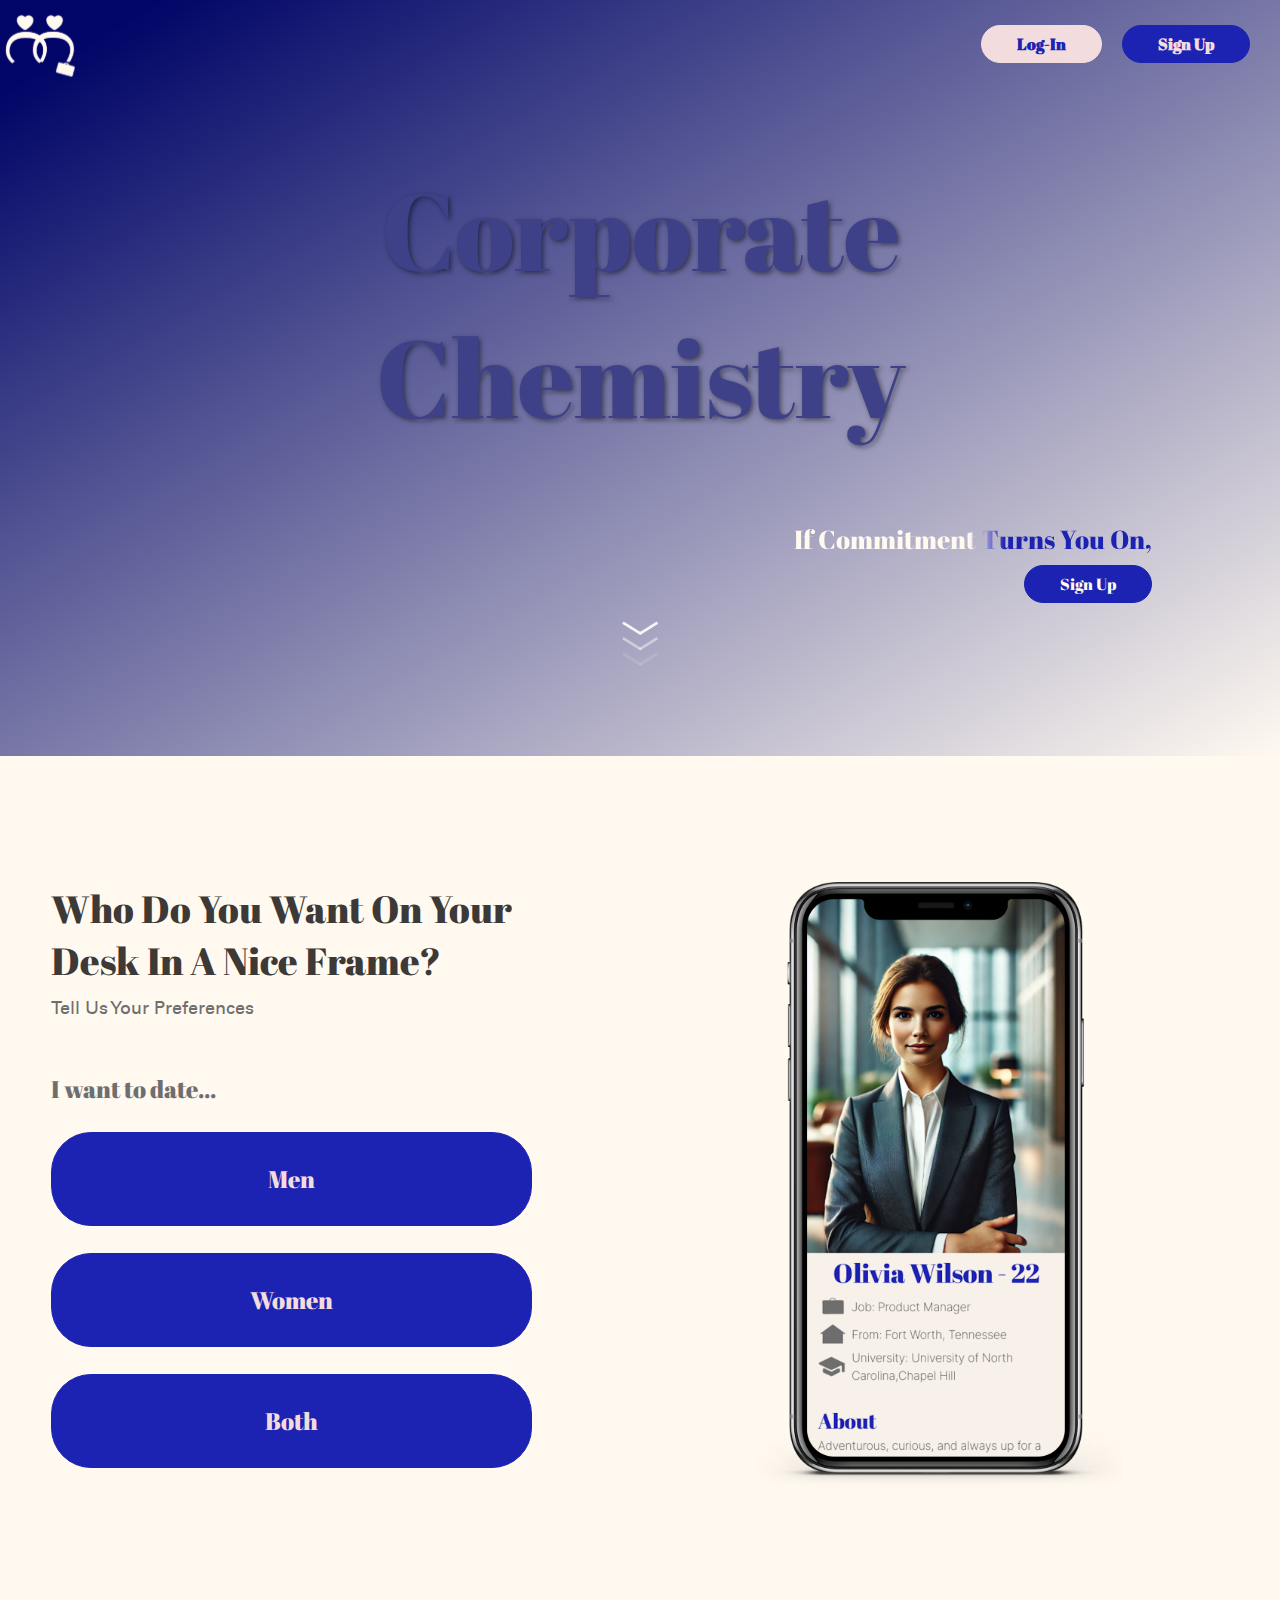
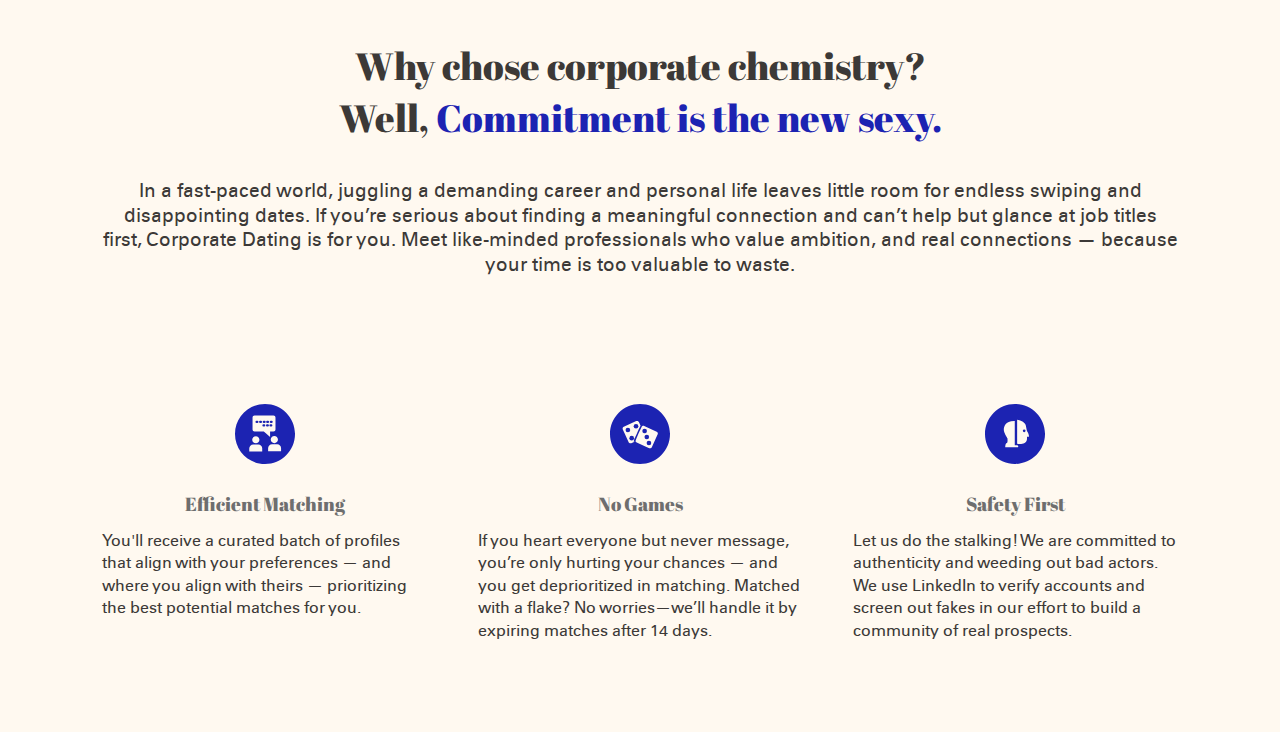
<file: index.html>
<!DOCTYPE html>
<html lang="en">
  <head>
    <meta charset="UTF-8" />
    <meta name="viewport" content="width=device-width, initial-scale=1.0" />
    <!-- ABRIL FATFACE FONT -->
    <link rel="preconnect" href="https://fonts.googleapis.com" />
    <link rel="preconnect" href="https://fonts.gstatic.com" crossorigin />
    <link href="https://fonts.googleapis.com/css2?family=Abril+Fatface&family=Chonburi&family=Hind+Madurai:wght@300;400;500;600;700&family=Lora:ital,wght@0,400..700;1,400..700&family=Montserrat:ital,wght@0,100..900;1,100..900&family=Rubik:ital,wght@0,300..900;1,300..900&family=Source+Code+Pro:ital,wght@0,200..900;1,200..900&display=swap" rel="stylesheet" />
    <link rel="stylesheet" href="css/general.css" />
    <link rel="stylesheet" href="css/index.css" />
    <link rel="icon" type="image/svg" href="../svg/logo.svg" />
    <title>Corporate Chemistry</title>
  </head>
  <body>
    <main>
      <section class="hero">
        <div class="nav_section">
          <div class="logo">
            <a href="index.html">
              <img src="imgs/logo.svg" alt="corporate chemisty's logo" />
            </a>
          </div>
          <nav>
            <ul class="menu">
              <li><a href="html/login.html" class="log_in">Log-In</a></li>
              <li><a href="html/signup.html" class="sign_up">Sign Up</a></li>
            </ul>
          </nav>
        </div>
        <div class="text">
          <div class="logo_hero">
            <h1>
              Corporate <br />
              Chemistry
            </h1>
          </div>
          <div class="hero_box">
            <h2 class="text_gradient">If Commitment Turns You On,</h2>
            <a href="html/signup.html" class="cta_button">Sign Up</a>
          </div>
          <a href="#cta_section">
            <img src="imgs/arrow.svg" alt="a fading arrow" class="arrow" />
          </a>
        </div>
      </section>
      <section id="cta_section">
        <div>
          <h2 class="h2">Who Do You Want On Your Desk In A Nice Frame?</h2>
          <p class="preferences">Tell Us Your Preferences</p>
          <h3 class="date">I want to date...</h3>
          <div class="button_flex">
            <a data-gender="All" href="html/browse.html?gender=male" class="big_button">Men</a>
            <a data-gender="All" href="html/browse.html?gender=female" class="big_button">Women</a>
            <a data-gender="All" href="html/browse.html" class="big_button">Both</a>
          </div>
        </div>
        <img src="svg/mockup.svg" alt="a mockup of the websites profile view in an iphone frame" class="app_image" />
      </section>
      <section class="info">
        <h2 class="h2_2">
          Why chose corporate chemistry? <br />
          Well, <span>Commitment is the new sexy.</span>
        </h2>
        <p class="dark_text">In a fast-paced world, juggling a demanding career and personal life leaves little room for endless swiping and disappointing dates. If you’re serious about finding a meaningful connection and can’t help but glance at job titles first, Corporate Dating is for you. Meet like-minded professionals who value ambition, and real connections — because your time is too valuable to waste.</p>
        <div class="grid1-3">
          <div>
            <img src="svg/efficient-blue.svg" alt="a blue icon" class="icons" />
            <h3 class="centered">Efficient Matching</h3>
            <p class="centered_text">You'll receive a curated batch of profiles that align with your preferences — and where you align with theirs — prioritizing the best potential matches for you.</p>
          </div>
          <div>
            <img src="svg/games-blue.svg" alt="a blue icon" class="icons" />
            <h3 class="centered">No Games</h3>
            <p class="centered_text">If you heart everyone but never message, you’re only hurting your chances — and you get deprioritized in matching. Matched with a flake? No worries—we’ll handle it by expiring matches after 14 days.</p>
          </div>
          <div>
            <img src="svg/safety-blue.svg" alt="a blue icon" class="icons" />
            <h3 class="centered">Safety First</h3>
            <p class="centered_text">Let us do the stalking! We are committed to authenticity and weeding out bad actors. We use LinkedIn to verify accounts and screen out fakes in our effort to build a community of real prospects.</p>
          </div>
        </div>
      </section>
    </main>
  </body>
</html>
</file>
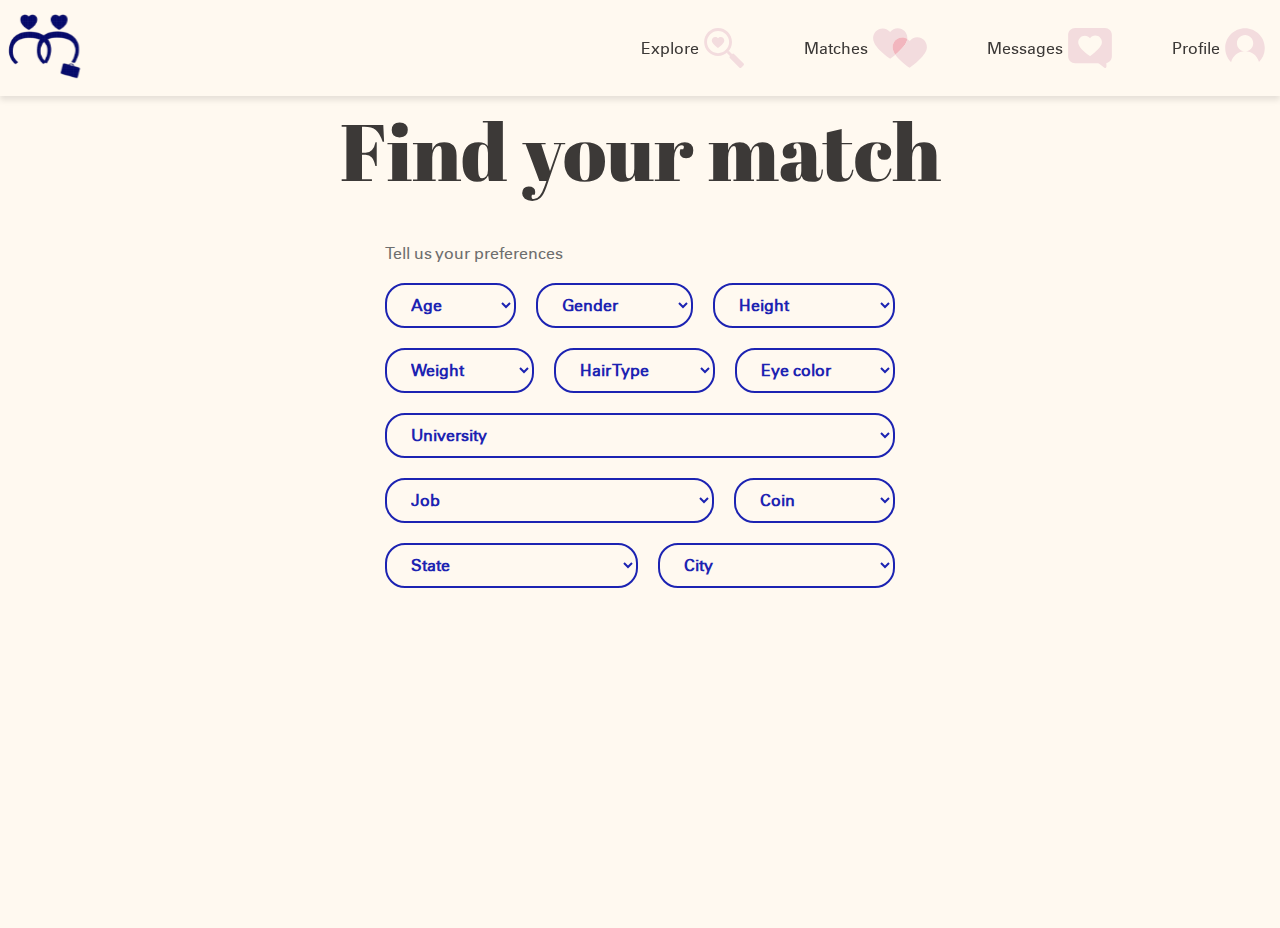
<file: html/browse.html>
<!DOCTYPE html>
<html lang="en">
  <head>
    <meta charset="UTF-8" />
    <meta name="viewport" content="width=device-width, initial-scale=1.0" />
    <!-- ABRIL FATFACE FONT -->
    <link rel="preconnect" href="https://fonts.googleapis.com" />
    <link rel="preconnect" href="https://fonts.gstatic.com" crossorigin />
    <link href="https://fonts.googleapis.com/css2?family=Abril+Fatface&family=Chonburi&family=Hind+Madurai:wght@300;400;500;600;700&family=Lora:ital,wght@0,400..700;1,400..700&family=Montserrat:ital,wght@0,100..900;1,100..900&family=Rubik:ital,wght@0,300..900;1,300..900&family=Source+Code+Pro:ital,wght@0,200..900;1,200..900&display=swap" rel="stylesheet" />
    <link rel="stylesheet" href="../css/general.css" />
    <link rel="stylesheet" href="../css/browse.css" />
    <link rel="icon" type="image/svg" href="../svg/logo.svg" />
    <title>Browse Matches</title>
  </head>
  <body>
    <header>
      <div class="logo">
        <a href="../index.html">
          <img src="../svg/logo.svg" alt="Logo" />
        </a>
      </div>
      <nav>
        <ul class="menu">
          <li>
            <a href="../html/browse.html">
              <p>Explore</p>
              <img src="../svg/explore2.svg" alt="Magnifying glass" class="rosa" />
              <img src="../svg/explore2-blue.svg" alt="Magnifying glass" class="blue" />
            </a>
          </li>
          <li>
            <a href="construction.html">
              <p>Matches</p>
              <img src="../svg/matches2_1.svg" alt="Two overlapping hearts" class="rosa" />
              <img src="../svg/matches2-blue.svg" alt="Two overlapping hearts" class="blue" />
            </a>
          </li>
          <li>
            <a href="construction.html">
              <p>Messages</p>
              <img src="../svg/messages.svg" alt="Message with heart" class="rosa" />
              <img src="../svg/messages-blue.svg" alt="Message with heart" class="blue" />
            </a>
          </li>
          <li>
            <a href="construction.html">
              <p>Profile</p>
              <img src="../svg/profile.svg" alt="Profile icon" class="rosa" />
              <img src="../svg/profile-blue.svg" alt="Profile icon" class="blue" />
            </a>
          </li>
        </ul>
      </nav>
    </header>
    <main>
      <h1 class="browseh1">Find your match</h1>
      <section class="pref-container">
        <p class="tuyp">Tell us your preferences</p>
        <!-- <div class="prefs">
          <div class="pref age">Age</div>
          <div class="pref gender">Gender</div>
          <div class="pref height">Height</div>
          <div class="pref weight">Weight</div>
          <div class="pref hair">Hair color</div>
          <div class="pref eye">Eye color</div>
          <div class="pref university">University</div>
          <div class="pref job">Job title</div>
          <div class="pref coin">Coin</div>
          <div class="pref state">State</div>
          <div class="pref city">City</div>
        </div> -->

        <div class="prefs">
          <select name="selectFilter" id="selectFilter" class="pref age">
            <option value="age">Age</option>
            <option value="20|21|22|23|24|25|26|27|28|29">20s</option>
            <option value="30|31|32|33|34|35|36|37|38|39">30s</option>
            <option value="40|41|42|43|44|45|46|47|48|49">40s</option>
          </select>

          <select name="selectFilter" id="selectFilter" class="pref gender">
            <option value="gender">Gender</option>
            <option value="male">Male</option>
            <option value="female">Female</option>
            <option value="both">Both</option>
          </select>

          <select name="selectFilter" id="selectFilter" class="pref height">
            <option value="height">Height</option>
            <option value="["153", "150"]">150-159cm</option>
            <option value="["168", "168", "162", "162", "159"]">160-169cm</option>
            <option value="["179", "178", "177", "174", "173", "172"]">170-179cm</option>
            <option value="["189", "188", "188", "186", "186", "186", "185", "184", "184", "182", "181", "180"]">180-189cm</option>
            <option value="["195", "193", "193", "192", "190"]">190-199cm</option>
          </select>

          <select name="selectFilter" id="selectFilter" class="pref weight">
            <option value="weight">Weight</option>
            <option value="["50", "51", "52", "56", "56", "56", "57", "58", "58", "59", "59"]">50-59kg</option>
            <option value="["62", "63", "63", "68", "69", "69"]">60-69kg</option>
            <option value="["72", "72", "74", "74", "74", "74", "76", "76", "77"]">70-79kg</option>
            <option value="["81", "81", "81", "82", "82", "82", "82", "83", "83", "83"]">80-89kg</option>
            <option value="["93", "93", "93", "95"]">90-99kg</option>
            </select>

          <select name="selectFilter" id="selectFilter" class="pref hair">
            <option value="type">Hair Type</option>
            <option value="straight">Straight</option>
            <option value="curly">Curly</option>
            <option value="wavy">Wavy</option>
            <option value="kinky">Kinky</option>
          </select>

          <select name="selectFilter" id="selectFilter" class="pref eye">
            <option value="eye">Eye color</option>
            <option value="Green">Green</option>
            <option value="Red">Red</option>
            <option value="Hazel">Hazel</option>
            <option value="Amber">Amber</option>
            <option value="Blue">Blue</option>
            <option value="Brown">Brown</option>
            <option value="Violet">Violet</option>
            <option value="Gray">Gray</option>
          </select>

          <select name="selectFilter" id="selectFilter" class="pref university">
            <option value="university">University</option>
            <option value="Boston College">Boston College</option>
            <option value="California Institute of Technology (Caltech)">
              Caltech
            </option>
            <option value="Columbia University">Columbia University</option>
            <option value="Georgetown University">Georgetown University</option>
            <option value="Harvard University">Harvard University</option>
            <option value="Johns Hopkins University">
              Johns Hopkins University
            </option>
            <option value="New York University (NYU)">NYU</option>
            <option value="Northeastern University">
              Northeastern University
            </option>
            <option value="Ohio State University">Ohio State University</option>
            <option value="Pepperdine University">Pepperdine University</option>
            <option value="Syracuse University">Syracuse University</option>
            <option value="Tufts University">Tufts University</option>
            <option value="University of Illinois--Urbana-Champaign">
              University of Illinois
            </option>
            <option value="University of North Carolina--Chapel Hill">
              University of North Carolina
            </option>
            <option value="University of Pennsylvania">
              University of Pennsylvania
            </option>
            <option value="University of Southern California">
              University of Southern California
            </option>
            <option value="University of Wisconsin--Madison">
              University of Wisconsin
            </option>
            <option value="Washington University in St. Louis">
              Washington University in St. Louis
            </option>
            <option value="William & Mary">William & Mary</option>
          </select>

          <select name="selectFilter" id="selectFilter" class="pref job">
            <option value="job">Job</option>
            <option value="Sales Manager">Sales Manager</option>
            <option value="Support Specialist">Support Specialist</option>
            <option value="Accountant">Accountant</option>
            <option value="Research Analyst">Research Analyst</option>
            <option value="Quality Assurance Engineer"></option>
            <option value="Research Analyst">Research Analyst</option>
            <option value="Web Developer">Web Developer</option>
            <option value="Chief Executive Officer">
              Chief Executive Officer
            </option>
            <option value="Legal Financial Officer">
              Legal Financial Officer
            </option>
            <option value="Business Analyst">Business Analyst</option>
            <option value="Database Administrator">
              Database Administrator
            </option>
            <option value="Software Architect">Software Architect</option>
            <option value="Chief Technology Officer">
              Chief Technology Officer
            </option>
            <option value="Business Development Manager">
              Business Development Manager
            </option>
            <option value="Project Manager">Project Manager</option>
            <option value="Legal Counsel">Legal Counsel</option>
            <option value="Human Resource Manager">
              Human Resource Manager
            </option>
          </select>

          <select name="selectFilter" id="selectFilter" class="pref coin">
            <option value="coin">Coin</option>
            <option value="Bitcoin">Bitcoin</option>
            <option value="Etheryium">Etheryium</option>
          </select>

          <select name="selectFilter" id="selectFilter" class="pref state">
            <option value="state">State</option>
            <option value="Alabama">Alabama</option>
            <option value="Arkansas">Arkansas</option>
            <option value="Colorado">Colorado</option>
            <option value="Connecticut">Connecticut</option>
            <option value="Delaware">Delaware</option>
            <option value="Florida">Florida</option>
            <option value="Hawaii">Hawaii</option>
            <option value="Idaho">Idaho</option>
            <option value="Illinois">Illinois</option>
            <option value="Iowa">Iowa</option>
            <option value="Kansas">Kansas</option>
            <option value="Louisiana">Louisiana</option>
            <option value="Maine">Maine</option>
            <option value="Maryland">Maryland</option>
            <option value="Massachusetts">Massachusetts</option>
            <option value="Michigan">Michigan</option>
            <option value="Minnesota">Minnesota</option>
            <option value="Mississippi">Mississippi</option>
            <option value="Missouri">Missouri</option>
            <option value="Montana">Montana</option>
            <option value="Nevada">Nevada</option>
            <option value="New Hampshire">New Hampshire</option>
            <option value="New Jersey">New Jersey</option>
            <option value="New Mexico">New Mexico</option>
            <option value="North Carolina">North Carolina</option>
            <option value="North Dakota">North Dakota</option>
            <option value="Ohio">Ohio</option>
            <option value="Oklahoma">Oklahoma</option>
            <option value="Oregon">Oregon</option>
            <option value="Pennsylvania">Pennsylvania</option>
            <option value="Rhode Island">Rhode Island</option>
            <option value="South Dakota">South Dakota</option>
            <option value="Tennessee">Tennessee</option>
            <option value="Utah">Utah</option>
            <option value="West Virginia">West Virginia</option>
            <option value="Wisconsin">Wisconsin</option>
            <option value="Wyoming">Wyoming</option>
          </select>

          <select name="selectFilter" id="selectFilter" class="pref city">
            <option value="city">City</option>
            <option value="Austin">Austin</option>
            <option value="Chicago">Chicago</option>
            <option value="Columbus">Columbus</option>
            <option value="Dallas">Dallas</option>
            <option value="Denver">Denver</option>
            <option value="Fort Worth">Fort Worth</option>
            <option value="Houston">Houston</option>
            <option value="Indianapolis">Indianapolis</option>
            <option value="Jacksonville">Jacksonville</option>
            <option value="Los Angeles">Los Angeles</option>
            <option value="New York">New York</option>
            <option value="Philadelphia">Philadelphia</option>
            <option value="Phoenix">Phoenix</option>
            <option value="San Antonio">San Antonio</option>
            <option value="San Francisco">San Francisco</option>
            <option value="San Jose">San Jose</option>
            <option value="Seattle">Seattle</option>
            <option value="Washington">Washington</option>
          </select>
        </div>
      </section>

      <section class="cards-container">
        <!-- <a href="profile.html" class="card">
          <img src="../imgs/emily.jpg" alt="emily" class="card-img" />
          <div class="card-info">
            <h3 class="card-name">Emily Johnson <span class="age"> - 28</span></h3>
            <div class="card-job">
              <img src="../imgs/mappe.svg" alt="mappe" width="23" height="19" class="mappe" />
              <p class="jobtitle">Job: Sales Manager</p>
            </div>
            <div class="card-actions">
              <button class="btn dislike">✖</button>
              <button class="btn like">➡</button>
            </div>
          </div>
        </a>

        <a href="profile.html" class="card">
          <img src="../imgs/Micheal.jpg" alt="Micheal" class="card-img" />
          <div class="card-info">
            <h3 class="card-name">Micheal Williams <span class="age"> - 35</span></h3>
            <p class="card-job"><img src="../imgs/mappe.svg" alt="mappe" width="23" height="19" class="mappe" />Job: Support Specialist</p>
            <div class="card-actions">
              <button class="btn dislike">✖</button>
              <button class="btn like">➡</button>
            </div>
          </div>
        </a>

        <a href="profile.html" class="card">
          <img src="../imgs/olivia.jpg" alt="Olivia" class="card-img" />
          <div class="card-info">
            <h3 class="card-name">Olivia Wilson<span class="age"> - 22</span></h3>
            <p class="card-job"><img src="../imgs/mappe.svg" alt="mappe" width="23" height="19" class="mappe" />Job: Product Manager</p>
            <div class="card-actions">
              <button class="btn dislike">✖</button>
              <button class="btn like">➡</button>
            </div>
          </div>
        </a>

        <a href="profile.html" class="card">
          <img src="../imgs/emily.jpg" alt="emily" class="card-img" />
          <div class="card-info">
            <h3 class="card-name">Emily Johnson <span class="age"> - 28</span></h3>
            <p class="card-job"><img src="../imgs/mappe.svg" alt="mappe" width="23" height="19" class="mappe" />Job: Sales Manager</p>
            <div class="card-actions">
              <button class="btn dislike">✖</button>
              <button class="btn like">➡</button>
            </div>
          </div>
        </a>

        <a href="profile.html" class="card">
          <img src="../imgs/Micheal.jpg" alt="Micheal" class="card-img" />
          <div class="card-info">
            <h3 class="card-name">Micheal Williams <span class="age"> - 35</span></h3>
            <p class="card-job"><img src="../imgs/mappe.svg" alt="mappe" width="23" height="19" class="mappe" />Job: Support Specialist</p>
            <div class="card-actions">
              <button class="btn dislike">✖</button>
              <button class="btn like">➡</button>
            </div>
          </div>
        </a>

        <a href="profile.html" class="card">
          <img src="../imgs/olivia.jpg" alt="Olivia" class="card-img" />
          <div class="card-info">
            <h3 class="card-name">Olivia Wilson<span class="age"> - 22</span></h3>
            <p class="card-job"><img src="../imgs/mappe.svg" alt="mappe" width="23" height="19" class="mappe" />Job: Product Manager</p>
            <div class="card-actions">
              <button class="btn dislike">✖</button>
              <button class="btn like">➡</button>
            </div>
          </div>
        </a>

        <a href="profile.html" class="card">
          <img src="../imgs/emily.jpg" alt="emily" class="card-img" />
          <div class="card-info">
            <h3 class="card-name">Emily Johnson <span class="age"> - 28</span></h3>
            <p class="card-job"><img src="../imgs/mappe.svg" alt="mappe" width="23" height="19" class="mappe" />Job: Sales Manager</p>
            <div class="card-actions">
              <button class="btn dislike">✖</button>
              <button class="btn like">➡</button>
            </div>
          </div>
        </a>

        <a href="profile.html" class="card">
          <img src="../imgs/Micheal.jpg" alt="Micheal" class="card-img" />
          <div class="card-info">
            <h3 class="card-name">Micheal Williams <span class="age"> - 35</span></h3>
            <p class="card-job"><img src="../imgs/mappe.svg" alt="mappe" width="23" height="19" class="mappe" />Job: Support Specialist</p>
            <div class="card-actions">
              <button class="btn dislike">✖</button>
              <button class="btn like">➡</button>
            </div>
          </div>
        </a>

        <a href="profile.html" class="card">
          <img src="../imgs/olivia.jpg" alt="Olivia" class="card-img" />
          <div class="card-info">
            <h3 class="card-name">Olivia Wilson<span class="age"> - 22</span></h3>
            <p class="card-job"><img src="../imgs/mappe.svg" alt="mappe" width="23" height="19" class="mappe" />Job: Product Manager</p>
            <div class="card-actions">
              <button class="btn dislike">✖</button>
              <button class="btn like">➡</button>
            </div>
          </div>
        </a>

        <a href="profile.html" class="card">
          <img src="../imgs/emily.jpg" alt="emily" class="card-img" />
          <div class="card-info">
            <h3 class="card-name">Emily Johnson <span class="age"> - 28</span></h3>
            <p class="card-job"><img src="../imgs/mappe.svg" alt="mappe" width="23" height="19" class="mappe" />Job: Sales Manager</p>
            <div class="card-actions">
              <button class="btn dislike">✖</button>
              <button class="btn like">➡</button>
            </div>
          </div>
        </a>

        <a href="profile.html" class="card">
          <img src="../imgs/Micheal.jpg" alt="Micheal" class="card-img" />
          <div class="card-info">
            <h3 class="card-name">Micheal Williams <span class="age"> - 35</span></h3>
            <p class="card-job"><img src="../imgs/mappe.svg" alt="mappe" width="23" height="19" class="mappe" />Job: Support Specialist</p>
            <div class="card-actions">
              <button class="btn dislike">✖</button>
              <button class="btn like">➡</button>
            </div>
          </div>
        </a>

        <a href="profile.html" class="card">
          <img src="../imgs/olivia.jpg" alt="Olivia" class="card-img" />
          <div class="card-info">
            <h3 class="card-name">Olivia Wilson<span class="age"> - 22</span></h3>
            <p class="card-job"><img src="../imgs/mappe.svg" alt="mappe" width="23" height="19" class="mappe" />Job: Product Manager</p>
            <div class="card-actions">
              <button class="btn dislike">✖</button>
              <button class="btn like">➡</button>
            </div>
          </div>
        </a>

        <a href="profile.html" class="card">
          <img src="../imgs/emily.jpg" alt="emily" class="card-img" />
          <div class="card-info">
            <h3 class="card-name">Emily Johnson <span class="age"> - 28</span></h3>
            <p class="card-job"><img src="../imgs/mappe.svg" alt="mappe" width="23" height="19" class="mappe" />Job: Sales Manager</p>
            <div class="card-actions">
              <button class="btn dislike">✖</button>
              <button class="btn like">➡</button>
            </div>
          </div>
        </a>

        <a href="profile.html" class="card">
          <img src="../imgs/Micheal.jpg" alt="Micheal" class="card-img" />
          <div class="card-info">
            <h3 class="card-name">Micheal Williams <span class="age"> - 35</span></h3>
            <p class="card-job"><img src="../imgs/mappe.svg" alt="mappe" width="23" height="19" class="mappe" />Job: Support Specialist</p>
            <div class="card-actions">
              <button class="btn dislike">✖</button>
              <button class="btn like">➡</button>
            </div>
          </div>
        </a>

        <a href="profile.html" class="card">
          <img src="../imgs/olivia.jpg" alt="Olivia" class="card-img" />
          <div class="card-info">
            <h3 class="card-name">Olivia Wilson<span class="age"> - 22</span></h3>
            <p class="card-job"><img src="../imgs/mappe.svg" alt="mappe" width="23" height="19" class="mappe" />Job: Product Manager</p>
            <div class="card-actions">
              <button class="btn dislike">✖</button>
              <button class="btn like">➡</button>
            </div>
          </div>
        </a> -->
      </section>
    </main>
    <footer></footer>
    <script src="../js/browse.js"></script>
  </body>
</html>

<!-- kommentaer -->
</file>
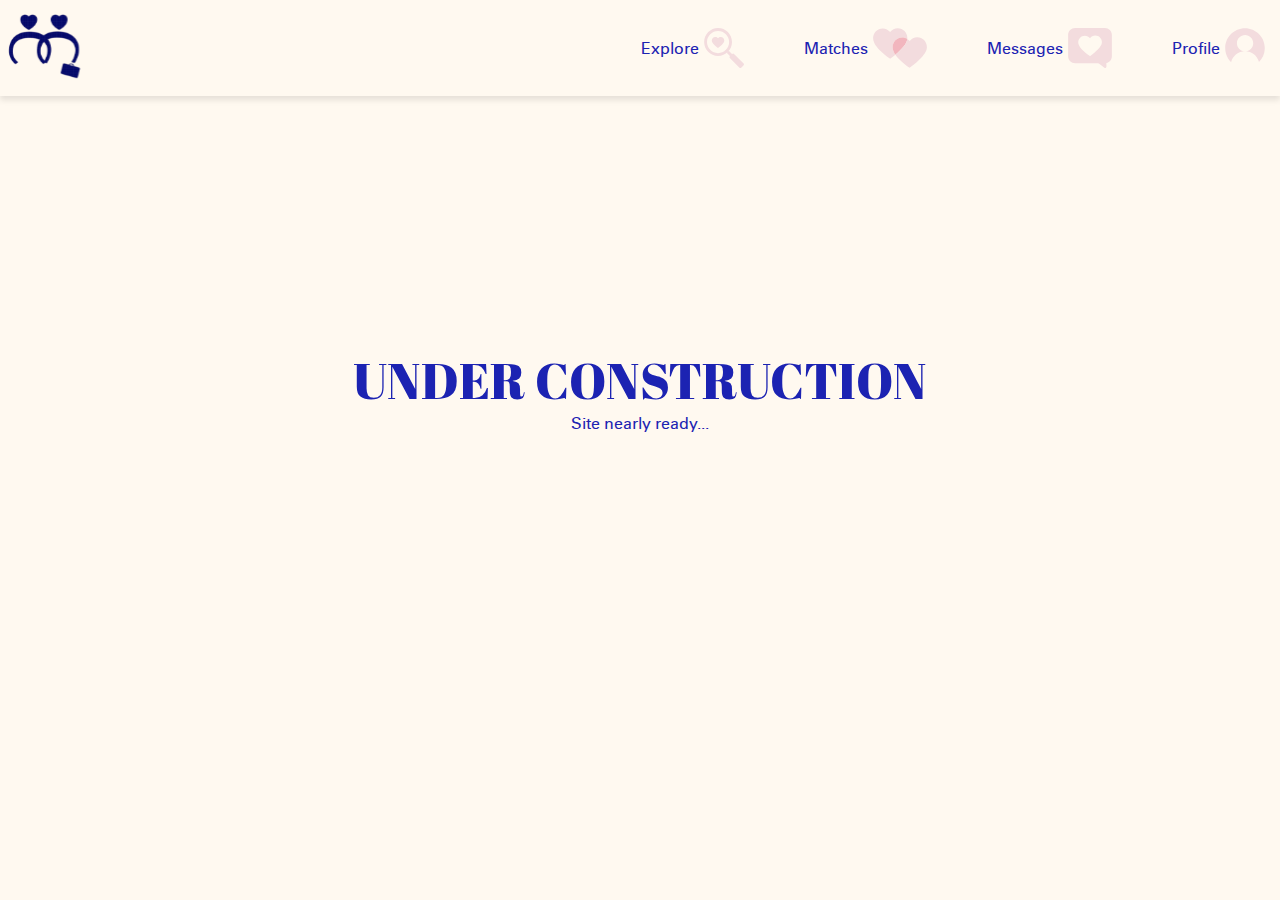
<file: html/construction.html>
<!DOCTYPE html>
<html lang="en">
  <head>
    <meta charset="UTF-8" />
    <meta name="viewport" content="width=device-width, initial-scale=1.0" />
    <link href="https://fonts.googleapis.com/css2?family=Abril+Fatface&family=Chonburi&family=Hind+Madurai:wght@300;400;500;600;700&family=Lora:ital,wght@0,400..700;1,400..700&family=Montserrat:ital,wght@0,100..900;1,100..900&family=Rubik:ital,wght@0,300..900;1,300..900&family=Source+Code+Pro:ital,wght@0,200..900;1,200..900&display=swap" rel="stylesheet" />
    <link rel="stylesheet" href="../css/general.css" />
    <link rel="stylesheet" href="../css/construction.css" />
    <link rel="icon" type="image/svg" href="../svg/logo.svg" />
    <title>Document</title>
  </head>
  <body>
    <header>
      <div class="logo">
        <a href="../index.html">
          <img src="../svg/logo.svg" alt="Logo" />
        </a>
      </div>
      <nav>
        <ul class="menu">
          <li>
            <a href="../html/browse.html">
              <p>Explore</p>
              <img src="../svg/explore2.svg" alt="Magnifying glass" class="rosa" />
              <img src="../svg/explore2-blue.svg" alt="Magnifying glass" class="blue" />
            </a>
          </li>
          <li>
            <a href="construction.html">
              <p>Matches</p>
              <img src="../svg/matches2_1.svg" alt="Two overlapping hearts" class="rosa" />
              <img src="../svg/matches2-blue.svg" alt="Two overlapping hearts" class="blue" />
            </a>
          </li>
          <li>
            <a href="construction.html">
              <p>Messages</p>
              <img src="../svg/messages.svg" alt="Message with heart" class="rosa" />
              <img src="../svg/messages-blue.svg" alt="Message with heart" class="blue" />
            </a>
          </li>
          <li>
            <a href="construction.html">
              <p>Profile</p>
              <img src="../svg/profile.svg" alt="Profile icon" class="rosa" />
              <img src="../svg/profile-blue.svg" alt="Profile icon" class="blue" />
            </a>
          </li>
        </ul>
      </nav>
    </header>
    <main>
      <h1>UNDER CONSTRUCTION</h1>
      <p>Site nearly ready...</p>
    </main>
  </body>
</html>
</file>
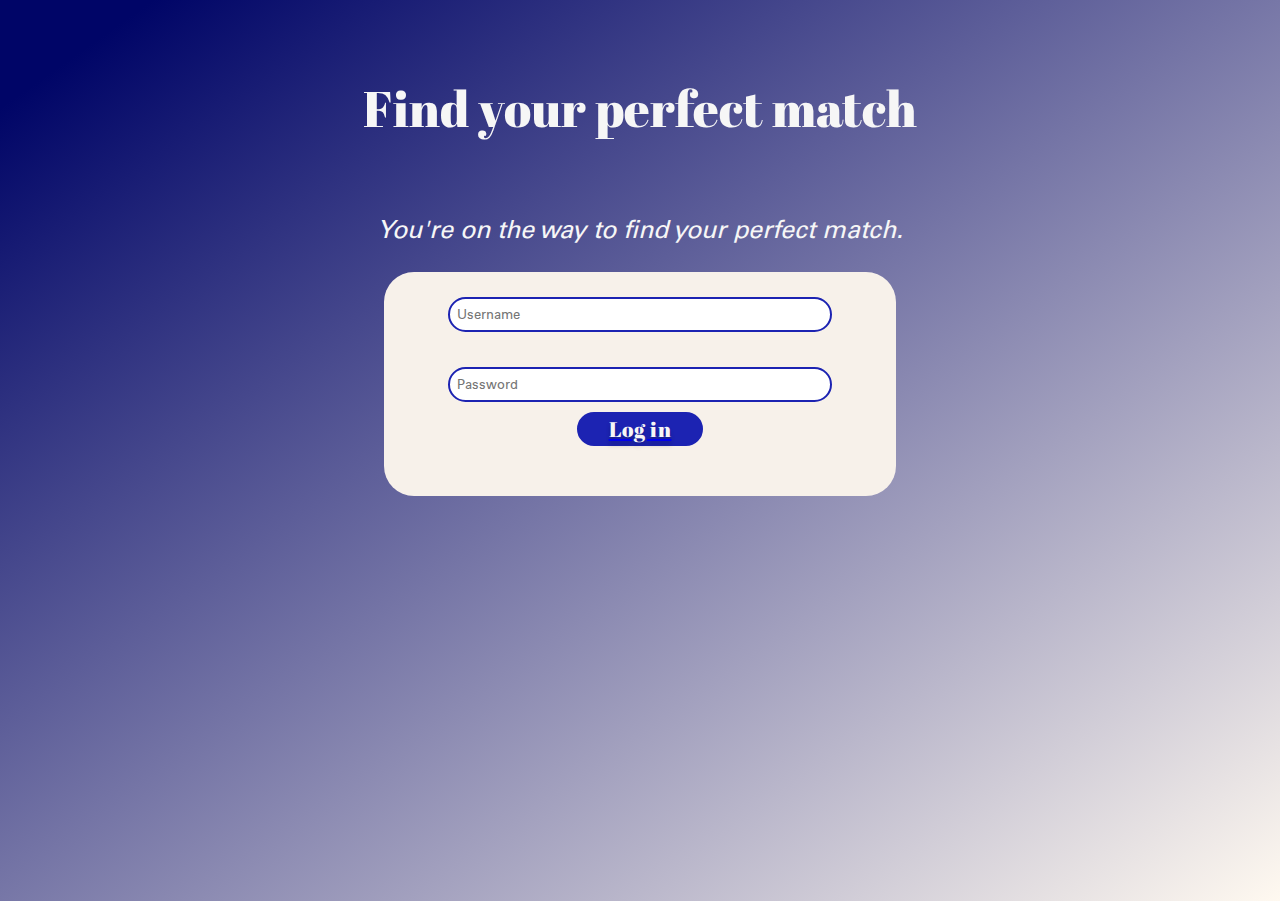
<file: html/login.html>
<!DOCTYPE html>
<html lang="en">
  <head>
    <meta charset="UTF-8" />
    <meta name="viewport" content="width=device-width, initial-scale=1.0" />
    <!-- ABRIL FATFACE FONT -->
    <link rel="preconnect" href="https://fonts.googleapis.com" />
    <link rel="preconnect" href="https://fonts.gstatic.com" crossorigin />
    <link href="https://fonts.googleapis.com/css2?family=Abril+Fatface&family=Chonburi&family=Hind+Madurai:wght@300;400;500;600;700&family=Lora:ital,wght@0,400..700;1,400..700&family=Montserrat:ital,wght@0,100..900;1,100..900&family=Rubik:ital,wght@0,300..900;1,300..900&family=Source+Code+Pro:ital,wght@0,200..900;1,200..900&display=swap" rel="stylesheet" />
    <link rel="stylesheet" href="../css/general.css" />
    <link rel="stylesheet" href="../css/login.css" />
    <link rel="icon" type="image/svg" href="../svg/logo.svg" />
    <title>Log in</title>
  </head>
  <body>
    <main>
      <section class="form_container">
        <div class="form_text">
          <h1>Find your perfect match</h1>
          <p>You're on the way to find your perfect match.</p>
        </div>
        <div class="html_form">
          <form>
            <input class="name" placeholder="Username" type="text" name="fname" id="full-name" />

            <input class="email" placeholder="Password" type="email" name="email" id="email" />
          </form>
          <a href="../html/browse.html"><button id="submit">Log in</button></a>
        </div>
      </section>
    </main>
  </body>
</html>
</file>
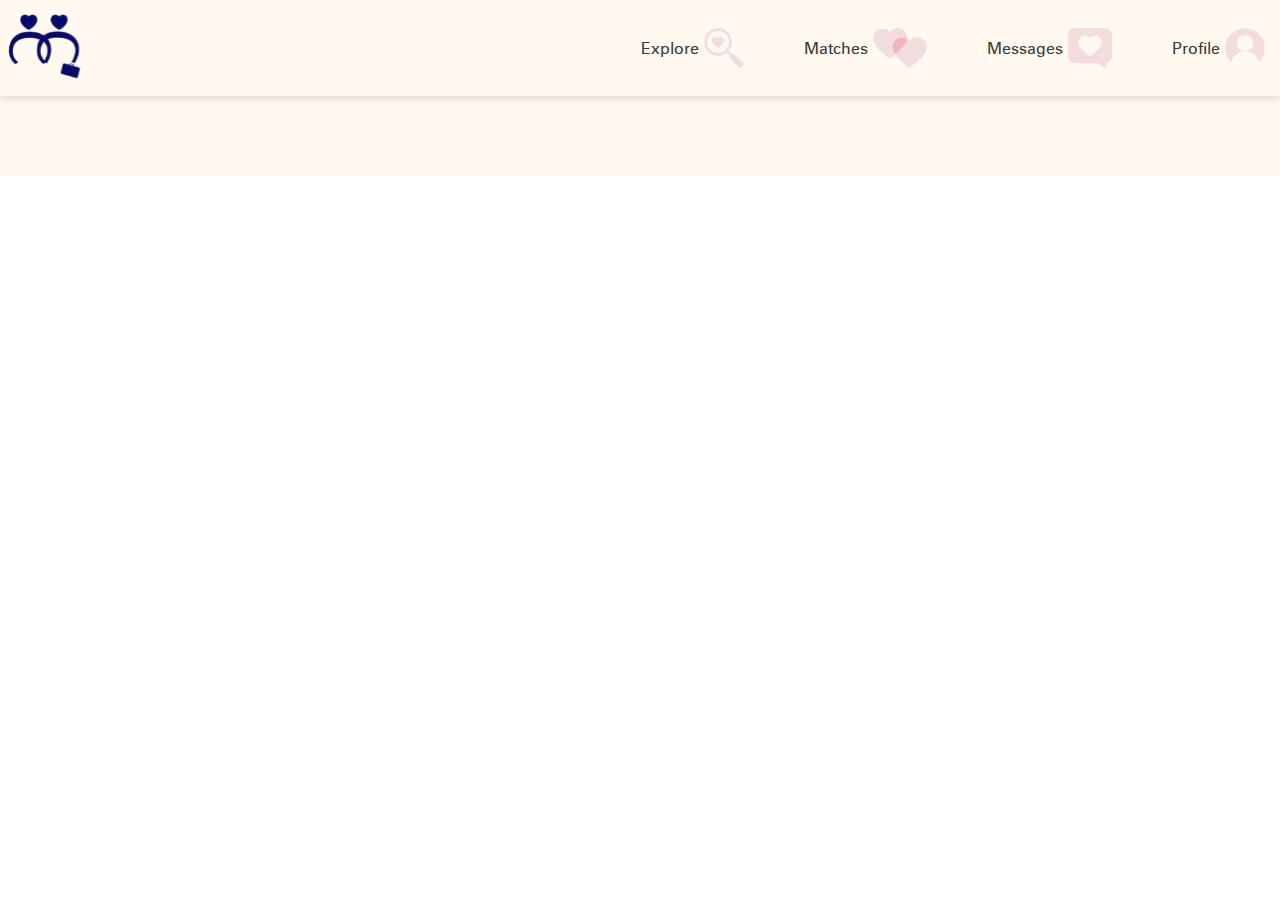
<file: html/profile.html>
<!DOCTYPE html>
<html lang="en">
  <head>
    <meta charset="UTF-8" />
    <meta name="viewport" content="width=device-width, initial-scale=1.0" />
    <!-- ABRIL FATFACE FONT -->
    <link rel="preconnect" href="https://fonts.googleapis.com" />
    <link rel="preconnect" href="https://fonts.gstatic.com" crossorigin />
    <link href="https://fonts.googleapis.com/css2?family=Abril+Fatface&family=Chonburi&family=Hind+Madurai:wght@300;400;500;600;700&family=Lora:ital,wght@0,400..700;1,400..700&family=Montserrat:ital,wght@0,100..900;1,100..900&family=Rubik:ital,wght@0,300..900;1,300..900&family=Source+Code+Pro:ital,wght@0,200..900;1,200..900&display=swap" rel="stylesheet" />
    <link rel="stylesheet" href="../css/general.css" />
    <link rel="stylesheet" href="../css/profile.css" />
    <link rel="icon" type="image/svg" href="../svg/logo.svg" />
    <title>Profile View</title>
  </head>
  <body>
    <header>
      <div class="logo">
        <a href="../index.html">
          <img src="../svg/logo.svg" alt="Logo" />
        </a>
      </div>
      <nav>
        <ul class="menu">
          <li>
            <a href="../html/browse.html">
              <p>Explore</p>
              <img src="../svg/explore2.svg" alt="Magnifying glass" class="rosa" />
              <img src="../svg/explore2-blue.svg" alt="Magnifying glass" class="blue" />
            </a>
          </li>
          <li>
            <a href="construction.html">
              <p>Matches</p>
              <img src="../svg/matches2_1.svg" alt="Two overlapping hearts" class="rosa" />
              <img src="../svg/matches2-blue.svg" alt="Two overlapping hearts" class="blue" />
            </a>
          </li>
          <li>
            <a href="construction.html">
              <p>Messages</p>
              <img src="../svg/messages.svg" alt="Message with heart" class="rosa" />
              <img src="../svg/messages-blue.svg" alt="Message with heart" class="blue" />
            </a>
          </li>
          <li>
            <a href="construction.html">
              <p>Profile</p>
              <img src="../svg/profile.svg" alt="Profile icon" class="rosa" />
              <img src="../svg/profile-blue.svg" alt="Profile icon" class="blue" />
            </a>
          </li>
        </ul>
      </nav>
    </header>
    <main class="profile-main">
      <!-- <div class="grid_1-1">
        <img src="../imgs/placeholder-portrait.png" alt="Portrait" class="no-padding" />
        <div class="col">
          <h1>Name - Alder</h1>
          <div class="intro">
            <div class="flex-container">
              <img src="../svg/briefcase.svg" alt="Briefcase" />
              <p><span class="bold">Job:</span> Job title</p>
            </div>
            <div class="flex-container">
              <img src="../svg/home.svg" alt="House" />
              <p><span class="bold">From:</span> City, State</p>
            </div>
            <div class="flex-container">
              <img src="../svg/university.svg" alt="Graduation cap" />
              <p><span class="bold">University:</span> University</p>
            </div>
          </div>
          <h2>About</h2>
          <p>Example: Adventurous, curious, and always up for a good conversation! I'm Olivia, 22, a Research Analyst with a passion for discovering new places and learning something new every day. Studied at UNC. I love spontaneous adventures, and you'll often find me with a good cup of coffee in hand. Are you ready to go on an adventure with me?</p>
          <div class="flex-container2">
            <a href="" class="cta">Match</a>
            <a href="" class="cta">Message</a>
          </div>
        </div>
      </div>
      <section class="more-info">
        <h2>More information</h2>
        <div class="grid_1-1 seecond-grid">
          <div class="col">
            <ul>
              <li><span class="bold">From:</span> City, State</li>
              <li><span class="bold">Birth date:</span> Birth date</li>
              <li><span class="bold">Height:</span> Height cm.</li>
              <li><span class="bold">Eye color:</span> Color</li>
              <li><span class="bold">Hair:</span> Hair type</li>
            </ul>
          </div>
          <div class="col">
            <ul>
              <li><span class="bold">Job:</span> Job</li>
              <li><span class="bold">University:</span> University</li>
              <li><span class="bold">Company:</span> Company</li>
              <li><span class="bold">Title:</span> Job title</li>
            </ul>
          </div>
        </div>
      </section> -->
    </main>
    <script src="../js/profile.js"></script>
  </body>
</html>
</file>
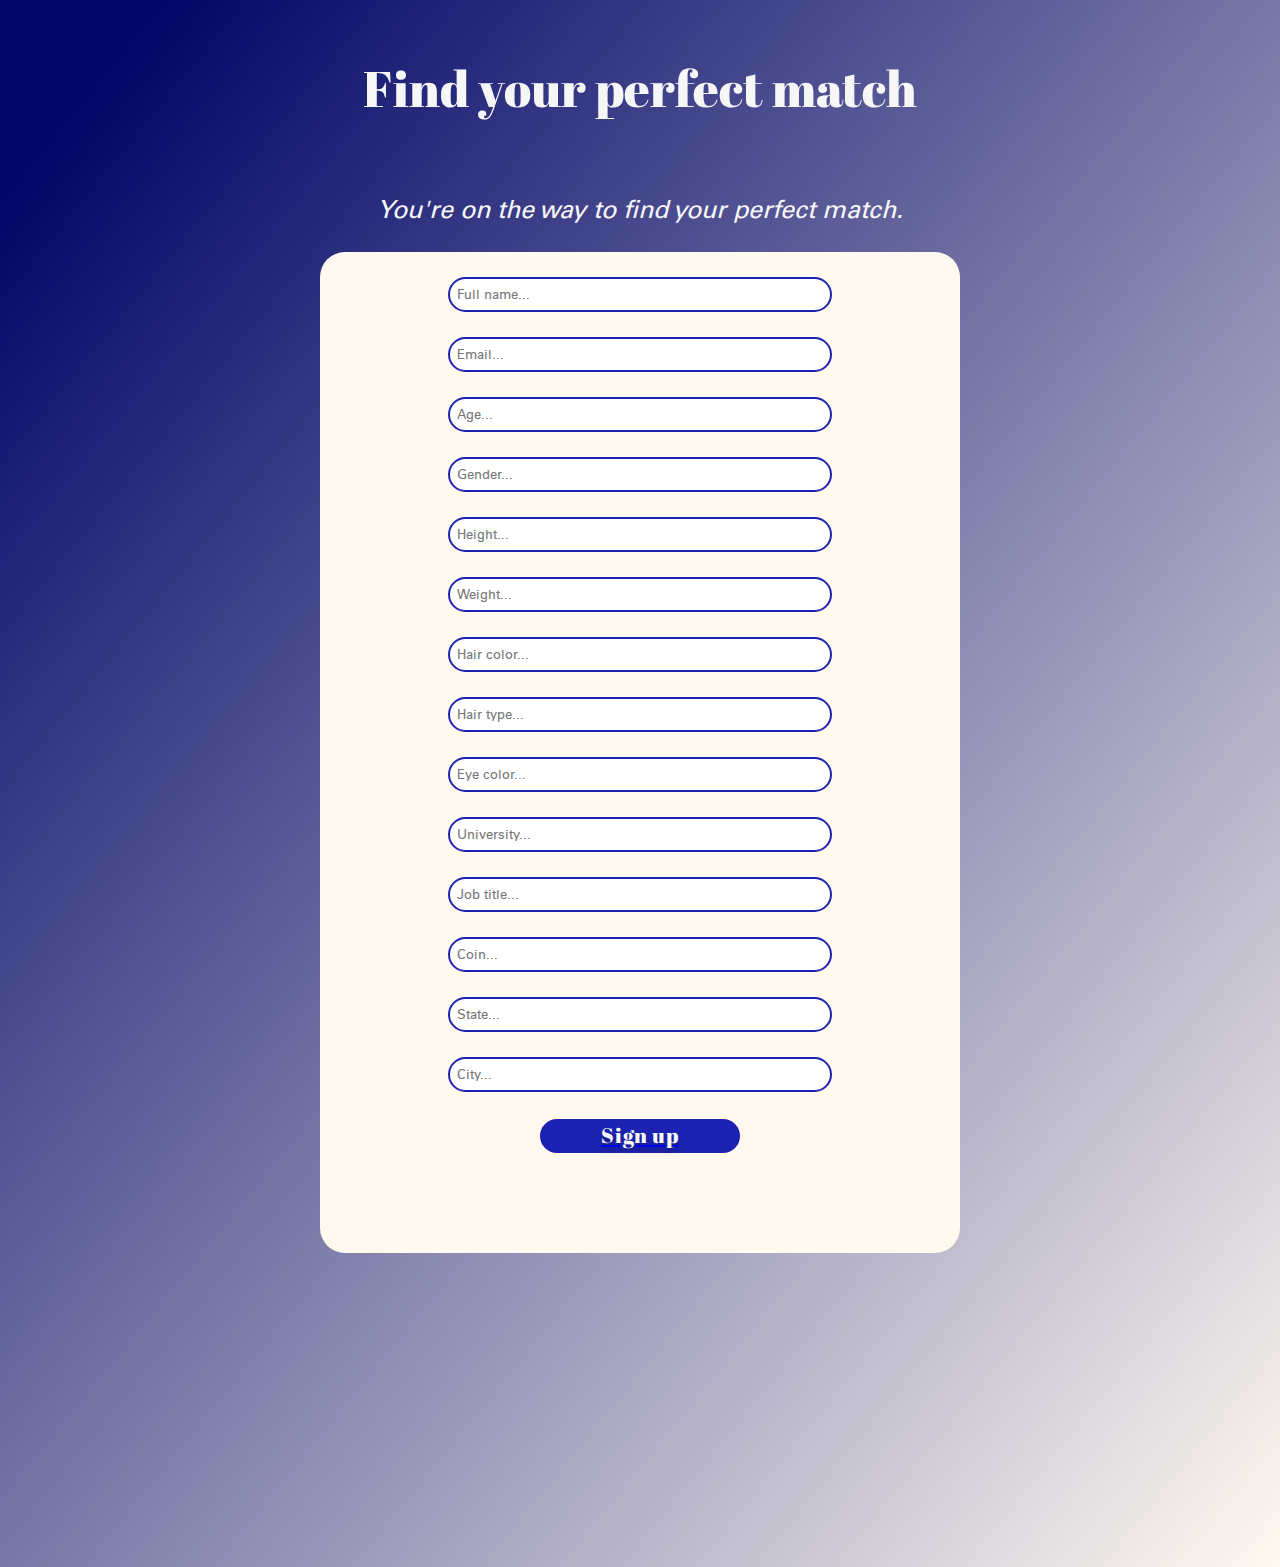
<file: html/signup.html>
<!DOCTYPE html>
<html lang="en">
  <head>
    <meta charset="UTF-8" />
    <meta name="viewport" content="width=device-width, initial-scale=1.0" />
    <!-- ABRIL FATFACE FONT -->
    <link rel="preconnect" href="https://fonts.googleapis.com" />
    <link rel="preconnect" href="https://fonts.gstatic.com" crossorigin />
    <link href="https://fonts.googleapis.com/css2?family=Abril+Fatface&family=Chonburi&family=Hind+Madurai:wght@300;400;500;600;700&family=Lora:ital,wght@0,400..700;1,400..700&family=Montserrat:ital,wght@0,100..900;1,100..900&family=Rubik:ital,wght@0,300..900;1,300..900&family=Source+Code+Pro:ital,wght@0,200..900;1,200..900&display=swap" rel="stylesheet" />
    <link rel="stylesheet" href="../css/general.css" />
    <link rel="stylesheet" href="../css/signup.css" />
    <link rel="icon" type="image/svg" href="../svg/logo.svg" />
    <title>Sign up</title>
  </head>
  <body>
    <main>
      <section class="form_container">
        <div class="form_text">
          <h1>Find your perfect match</h1>
          <p>You're on the way to find your perfect match.</p>
        </div>
        <div class="html_form">
          <form>
            <input class="name" placeholder="Full name..." type="text" name="fname" id="full-name" />

            <input class="email" placeholder="Email..." type="email" name="email" id="email" />

            <input class="email" placeholder="Age..." type="email" name="email" id="email" />
            <input class="email" placeholder="Gender..." type="email" name="email" id="email" />
            <input class="email" placeholder="Height..." type="email" name="email" id="email" />
            <input class="email" placeholder="Weight..." type="email" name="email" id="email" />
            <input class="email" placeholder="Hair color..." type="email" name="email" id="email" />
            <input class="email" placeholder="Hair type..." type="email" name="email" id="email" />
            <input class="email" placeholder="Eye color..." type="email" name="email" id="email" />
            <input class="email" placeholder="University..." type="email" name="email" id="email" />
            <input class="email" placeholder="Job title..." type="email" name="email" id="email" />
            <input class="email" placeholder="Coin..." type="email" name="email" id="email" />
            <input class="email" placeholder="State..." type="email" name="email" id="email" />
            <input class="email" placeholder="City..." type="email" name="email" id="email" />
          </form>

          <a href="../html/browse.html"><button id="submit">Sign up</button></a>
        </div>
      </section>
    </main>
  </body>
</html>
</file>
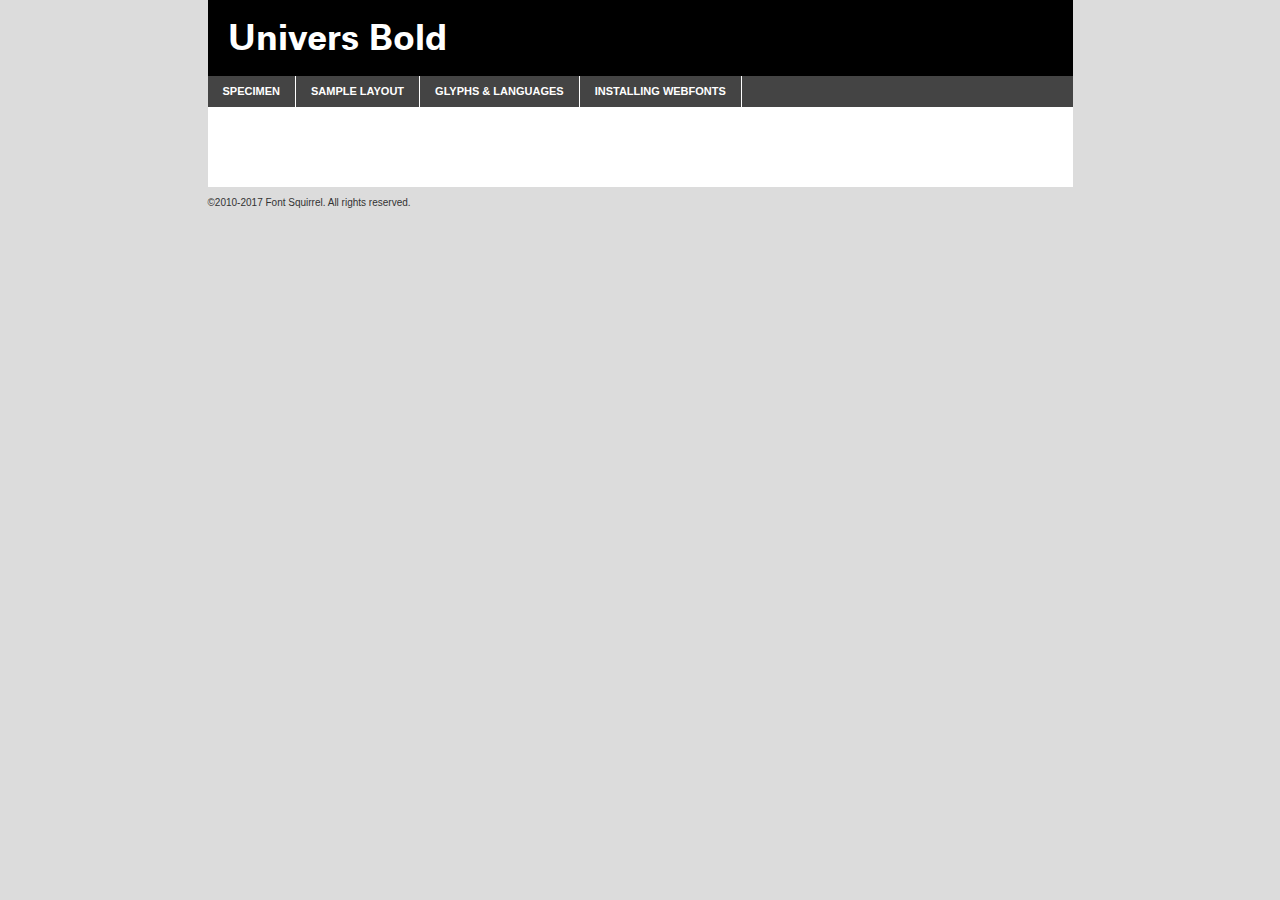
<file: univers-font/universbold-demo.html>
<!DOCTYPE html PUBLIC "-//W3C//DTD XHTML 1.0 Transitional//EN"
        "http://www.w3.org/TR/xhtml1/DTD/xhtml1-transitional.dtd">

<html xmlns="http://www.w3.org/1999/xhtml" xml:lang="en" lang="en">
<head>
    <meta http-equiv="Content-Type" content="text/html; charset=utf-8"/>
    <script src="http://ajax.googleapis.com/ajax/libs/jquery/1.7.2/jquery.min.js" type="text/javascript" charset="utf-8"></script>
    <script type="text/javascript">
		(function($) {
			$.fn.easyTabs = function(option) {
				var param = jQuery.extend({ fadeSpeed: 'fast', defaultContent: 1, activeClass: 'active' }, option);
				$(this).each(function() {
					var thisId = '#' + this.id;
					if ( param.defaultContent == '' )
					{
						param.defaultContent = 1;
					}
					if ( typeof param.defaultContent == 'number' )
					{
						var defaultTab = $(thisId + ' .tabs li:eq(' + (param.defaultContent - 1) + ') a').attr('href').substr(1);
					}
					else
					{
						var defaultTab = param.defaultContent;
					}
					$(thisId + ' .tabs li a').each(function() {
						var tabToHide = $(this).attr('href').substr(1);
						$('#' + tabToHide).addClass('easytabs-tab-content');
					});
					hideAll();
					changeContent(defaultTab);

					function hideAll() {$(thisId + ' .easytabs-tab-content').hide();}

					function changeContent(tabId)
					{
						hideAll();
						$(thisId + ' .tabs li').removeClass(param.activeClass);
						$(thisId + ' .tabs li a[href=#' + tabId + ']').closest('li').addClass(param.activeClass);
						if ( param.fadeSpeed != 'none' )
						{
							$(thisId + ' #' + tabId).fadeIn(param.fadeSpeed);
						}
						else
						{
							$(thisId + ' #' + tabId).show();
						}
					}

					$(thisId + ' .tabs li').click(function() {
						var tabId = $(this).find('a').attr('href').substr(1);
						changeContent(tabId);
						return false;
					});
				});
			}
		})(jQuery);
    </script>
    <link rel="stylesheet" href="specimen_files/specimen_stylesheet.css" type="text/css" charset="utf-8"/>
    <link rel="stylesheet" href="stylesheet.css" type="text/css" charset="utf-8"/>

    <style type="text/css">
        		body {
			font-family: 'universbold';
        		}

            </style>

    <title>Univers Bold Specimen</title>


    <script type="text/javascript" charset="utf-8">
		$(document).ready(function() {
			$('#container').easyTabs({ defaultContent: 1 });
		});
    </script>
</head>

<body>
<div id="container">
    <div id="header">
		Univers Bold    </div>
    <ul class="tabs">
        <li><a href="#specimen">Specimen</a></li>
        <li><a href="#layout">Sample Layout</a></li>
		        <li><a href="#glyphs">Glyphs &amp; Languages</a></li>
        <li><a href="#installing">Installing Webfonts</a></li>

    </ul>

    <div id="main_content">


        <div id="specimen">

            <div class="section">
                <div class="grid12 firstcol">
                    <div class="huge">AaBb</div>
                </div>
            </div>

            <div class="section">
                <div class="glyph_range">A&#x200B;B&#x200b;C&#x200b;D&#x200b;E&#x200b;F&#x200b;G&#x200b;H&#x200b;I&#x200b;J&#x200b;K&#x200b;L&#x200b;M&#x200b;N&#x200b;O&#x200b;P&#x200b;Q&#x200b;R&#x200b;S&#x200b;T&#x200b;U&#x200b;V&#x200b;W&#x200b;X&#x200b;Y&#x200b;Z&#x200b;a&#x200b;b&#x200b;c&#x200b;d&#x200b;e&#x200b;f&#x200b;g&#x200b;h&#x200b;i&#x200b;j&#x200b;k&#x200b;l&#x200b;m&#x200b;n&#x200b;o&#x200b;p&#x200b;q&#x200b;r&#x200b;s&#x200b;t&#x200b;u&#x200b;v&#x200b;w&#x200b;x&#x200b;y&#x200b;z&#x200b;1&#x200b;2&#x200b;3&#x200b;4&#x200b;5&#x200b;6&#x200b;7&#x200b;8&#x200b;9&#x200b;0&#x200b;&amp;&#x200b;.&#x200b;,&#x200b;?&#x200b;!&#x200b;&#64;&#x200b;(&#x200b;)&#x200b;#&#x200b;$&#x200b;%&#x200b;*&#x200b;+&#x200b;-&#x200b;=&#x200b;:&#x200b;;</div>
            </div>
            <div class="section">
                <div class="grid12 firstcol">
                    <table class="sample_table">
                        <tr>
                            <td>10</td>
                            <td class="size10">abcdefghijklmnopqrstuvwxyzABCDEFGHIJKLMNOPQRSTUVWXYZ0123456789abcdefghijklmnopqrstuvwxyzABCDEFGHIJKLMNOPQRSTUVWXYZ0123456789abcdefghijklmnopqrstuvwxyzABCDEFGHIJKLMNOPQRSTUVWXYZ</td>
                        </tr>
                        <tr>
                            <td>11</td>
                            <td class="size11">abcdefghijklmnopqrstuvwxyzABCDEFGHIJKLMNOPQRSTUVWXYZ0123456789abcdefghijklmnopqrstuvwxyzABCDEFGHIJKLMNOPQRSTUVWXYZ0123456789abcdefghijklmnopqrstuvwxyzABCDEFGHIJKLMNOPQRSTUVWXYZ</td>
                        </tr>
                        <tr>
                            <td>12</td>
                            <td class="size12">abcdefghijklmnopqrstuvwxyzABCDEFGHIJKLMNOPQRSTUVWXYZ0123456789abcdefghijklmnopqrstuvwxyzABCDEFGHIJKLMNOPQRSTUVWXYZ0123456789abcdefghijklmnopqrstuvwxyzABCDEFGHIJKLMNOPQRSTUVWXYZ</td>
                        </tr>
                        <tr>
                            <td>13</td>
                            <td class="size13">abcdefghijklmnopqrstuvwxyzABCDEFGHIJKLMNOPQRSTUVWXYZ0123456789abcdefghijklmnopqrstuvwxyzABCDEFGHIJKLMNOPQRSTUVWXYZ0123456789abcdefghijklmnopqrstuvwxyzABCDEFGHIJKLMNOPQRSTUVWXYZ</td>
                        </tr>
                        <tr>
                            <td>14</td>
                            <td class="size14">abcdefghijklmnopqrstuvwxyzABCDEFGHIJKLMNOPQRSTUVWXYZ0123456789abcdefghijklmnopqrstuvwxyzABCDEFGHIJKLMNOPQRSTUVWXYZ0123456789abcdefghijklmnopqrstuvwxyzABCDEFGHIJKLMNOPQRSTUVWXYZ</td>
                        </tr>
                        <tr>
                            <td>16</td>
                            <td class="size16">abcdefghijklmnopqrstuvwxyzABCDEFGHIJKLMNOPQRSTUVWXYZ0123456789abcdefghijklmnopqrstuvwxyzABCDEFGHIJKLMNOPQRSTUVWXYZ</td>
                        </tr>
                        <tr>
                            <td>18</td>
                            <td class="size18">abcdefghijklmnopqrstuvwxyzABCDEFGHIJKLMNOPQRSTUVWXYZ0123456789abcdefghijklmnopqrstuvwxyzABCDEFGHIJKLMNOPQRSTUVWXYZ</td>
                        </tr>
                        <tr>
                            <td>20</td>
                            <td class="size20">abcdefghijklmnopqrstuvwxyzABCDEFGHIJKLMNOPQRSTUVWXYZ0123456789abcdefghijklmnopqrstuvwxyzABCDEFGHIJKLMNOPQRSTUVWXYZ</td>
                        </tr>
                        <tr>
                            <td>24</td>
                            <td class="size24">abcdefghijklmnopqrstuvwxyzABCDEFGHIJKLMNOPQRSTUVWXYZ0123456789abcdefghijklmnopqrstuvwxyzABCDEFGHIJKLMNOPQRSTUVWXYZ</td>
                        </tr>
                        <tr>
                            <td>30</td>
                            <td class="size30">abcdefghijklmnopqrstuvwxyzABCDEFGHIJKLMNOPQRSTUVWXYZ0123456789abcdefghijklmnopqrstuvwxyzABCDEFGHIJKLMNOPQRSTUVWXYZ</td>
                        </tr>
                        <tr>
                            <td>36</td>
                            <td class="size36">abcdefghijklmnopqrstuvwxyzABCDEFGHIJKLMNOPQRSTUVWXYZ0123456789abcdefghijklmnopqrstuvwxyzABCDEFGHIJKLMNOPQRSTUVWXYZ</td>
                        </tr>
                        <tr>
                            <td>48</td>
                            <td class="size48">abcdefghijklmnopqrstuvwxyzABCDEFGHIJKLMNOPQRSTUVWXYZ0123456789abcdefghijklmnopqrstuvwxyzABCDEFGHIJKLMNOPQRSTUVWXYZ</td>
                        </tr>
                        <tr>
                            <td>60</td>
                            <td class="size60">abcdefghijklmnopqrstuvwxyzABCDEFGHIJKLMNOPQRSTUVWXYZ0123456789abcdefghijklmnopqrstuvwxyzABCDEFGHIJKLMNOPQRSTUVWXYZ</td>
                        </tr>
                        <tr>
                            <td>72</td>
                            <td class="size72">abcdefghijklmnopqrstuvwxyzABCDEFGHIJKLMNOPQRSTUVWXYZ0123456789abcdefghijklmnopqrstuvwxyzABCDEFGHIJKLMNOPQRSTUVWXYZ</td>
                        </tr>
                        <tr>
                            <td>90</td>
                            <td class="size90">abcdefghijklmnopqrstuvwxyzABCDEFGHIJKLMNOPQRSTUVWXYZ0123456789abcdefghijklmnopqrstuvwxyzABCDEFGHIJKLMNOPQRSTUVWXYZ</td>
                        </tr>
                    </table>

                </div>

            </div>


            <div class="section" id="bodycomparison">


                <div id="xheight">
                    <div class="fontbody">&#x25FC;&#x25FC;&#x25FC;&#x25FC;&#x25FC;&#x25FC;&#x25FC;&#x25FC;&#x25FC;&#x25FC;&#x25FC;&#x25FC;&#x25FC;&#x25FC;&#x25FC;&#x25FC;&#x25FC;&#x25FC;&#x25FC;&#x25FC;&#x25FC;&#x25FC;&#x25FC;&#x25FC;&#x25FC;&#x25FC;&#x25FC;&#x25FC;&#x25FC;&#x25FC;&#x25FC;&#x25FC;&#x25FC;&#x25FC;&#x25FC;&#x25FC;&#x25FC;&#x25FC;&#x25FC;&#x25FC;&#x25FC;&#x25FC;&#x25FC;&#x25FC;&#x25FC;&#x25FC;&#x25FC;&#x25FC;&#x25FC;&#x25FC;&#x25FC;&#x25FC;&#x25FC;&#x25FC;&#x25FC;&#x25FC;&#x25FC;&#x25FC;&#x25FC;&#x25FC;&#x25FC;&#x25FC;&#x25FC;&#x25FC;&#x25FC;&#x25FC;&#x25FC;&#x25FC;&#x25FC;&#x25FC;&#x25FC;&#x25FC;&#x25FC;&#x25FC;&#x25FC;&#x25FC;&#x25FC;&#x25FC;&#x25FC;&#x25FC;&#x25FC;&#x25FC;&#x25FC;&#x25FC;&#x25FC;&#x25FC;&#x25FC;&#x25FC;&#x25FC;&#x25FC;&#x25FC;&#x25FC;&#x25FC;&#x25FC;&#x25FC;&#x25FC;&#x25FC;&#x25FC;&#x25FC;body</div>
                    <div class="arialbody">body</div>
                    <div class="verdanabody">body</div>
                    <div class="georgiabody">body</div>
                </div>
                <div class="fontbody" style="z-index:1">
                    body<span>Univers Bold</span>
                </div>
                <div class="arialbody" style="z-index:1">
                    body<span>Arial</span>
                </div>
                <div class="verdanabody" style="z-index:1">
                    body<span>Verdana</span>
                </div>
                <div class="georgiabody" style="z-index:1">
                    body<span>Georgia</span>
                </div>


            </div>


            <div class="section psample psample_row1" id="">

                <div class="grid2 firstcol">
                    <p class="size10"><span>10.</span>Aenean lacinia bibendum nulla sed consectetur. Fusce dapibus, tellus ac cursus commodo, tortor mauris condimentum nibh, ut fermentum massa justo sit amet risus. Nullam id dolor id nibh ultricies vehicula ut id elit. Cum sociis natoque penatibus et magnis dis parturient montes, nascetur ridiculus mus. Nulla vitae elit libero, a pharetra augue.</p>

                </div>
                <div class="grid3">
                    <p class="size11"><span>11.</span>Aenean lacinia bibendum nulla sed consectetur. Fusce dapibus, tellus ac cursus commodo, tortor mauris condimentum nibh, ut fermentum massa justo sit amet risus. Nullam id dolor id nibh ultricies vehicula ut id elit. Cum sociis natoque penatibus et magnis dis parturient montes, nascetur ridiculus mus. Nulla vitae elit libero, a pharetra augue.</p>

                </div>
                <div class="grid3">
                    <p class="size12"><span>12.</span>Aenean lacinia bibendum nulla sed consectetur. Fusce dapibus, tellus ac cursus commodo, tortor mauris condimentum nibh, ut fermentum massa justo sit amet risus. Nullam id dolor id nibh ultricies vehicula ut id elit. Cum sociis natoque penatibus et magnis dis parturient montes, nascetur ridiculus mus. Nulla vitae elit libero, a pharetra augue.</p>

                </div>
                <div class="grid4">
                    <p class="size13"><span>13.</span>Aenean lacinia bibendum nulla sed consectetur. Fusce dapibus, tellus ac cursus commodo, tortor mauris condimentum nibh, ut fermentum massa justo sit amet risus. Nullam id dolor id nibh ultricies vehicula ut id elit. Cum sociis natoque penatibus et magnis dis parturient montes, nascetur ridiculus mus. Nulla vitae elit libero, a pharetra augue.</p>

                </div>
                <div class="white_blend"></div>

            </div>
            <div class="section psample psample_row2" id="">
                <div class="grid3 firstcol">
                    <p class="size14"><span>14.</span>Aenean lacinia bibendum nulla sed consectetur. Fusce dapibus, tellus ac cursus commodo, tortor mauris condimentum nibh, ut fermentum massa justo sit amet risus. Nullam id dolor id nibh ultricies vehicula ut id elit. Cum sociis natoque penatibus et magnis dis parturient montes, nascetur ridiculus mus. Nulla vitae elit libero, a pharetra augue.</p>

                </div>
                <div class="grid4">
                    <p class="size16"><span>16.</span>Aenean lacinia bibendum nulla sed consectetur. Fusce dapibus, tellus ac cursus commodo, tortor mauris condimentum nibh, ut fermentum massa justo sit amet risus. Nullam id dolor id nibh ultricies vehicula ut id elit. Cum sociis natoque penatibus et magnis dis parturient montes, nascetur ridiculus mus. Nulla vitae elit libero, a pharetra augue.</p>

                </div>
                <div class="grid5">
                    <p class="size18"><span>18.</span>Aenean lacinia bibendum nulla sed consectetur. Fusce dapibus, tellus ac cursus commodo, tortor mauris condimentum nibh, ut fermentum massa justo sit amet risus. Nullam id dolor id nibh ultricies vehicula ut id elit. Cum sociis natoque penatibus et magnis dis parturient montes, nascetur ridiculus mus. Nulla vitae elit libero, a pharetra augue.</p>

                </div>

                <div class="white_blend"></div>

            </div>

            <div class="section psample psample_row3" id="">
                <div class="grid5 firstcol">
                    <p class="size20"><span>20.</span>Aenean lacinia bibendum nulla sed consectetur. Fusce dapibus, tellus ac cursus commodo, tortor mauris condimentum nibh, ut fermentum massa justo sit amet risus. Nullam id dolor id nibh ultricies vehicula ut id elit. Cum sociis natoque penatibus et magnis dis parturient montes, nascetur ridiculus mus. Nulla vitae elit libero, a pharetra augue.</p>
                </div>
                <div class="grid7">
                    <p class="size24"><span>24.</span>Aenean lacinia bibendum nulla sed consectetur. Fusce dapibus, tellus ac cursus commodo, tortor mauris condimentum nibh, ut fermentum massa justo sit amet risus. Nullam id dolor id nibh ultricies vehicula ut id elit. Cum sociis natoque penatibus et magnis dis parturient montes, nascetur ridiculus mus. Nulla vitae elit libero, a pharetra augue.</p>
                </div>

                <div class="white_blend"></div>

            </div>

            <div class="section psample psample_row4" id="">
                <div class="grid12 firstcol">
                    <p class="size30"><span>30.</span>Aenean lacinia bibendum nulla sed consectetur. Fusce dapibus, tellus ac cursus commodo, tortor mauris condimentum nibh, ut fermentum massa justo sit amet risus. Nullam id dolor id nibh ultricies vehicula ut id elit. Cum sociis natoque penatibus et magnis dis parturient montes, nascetur ridiculus mus. Nulla vitae elit libero, a pharetra augue.</p>
                </div>
                <div class="white_blend"></div>

            </div>


            <div class="section psample psample_row1 fullreverse">
                <div class="grid2 firstcol">
                    <p class="size10"><span>10.</span>Aenean lacinia bibendum nulla sed consectetur. Fusce dapibus, tellus ac cursus commodo, tortor mauris condimentum nibh, ut fermentum massa justo sit amet risus. Nullam id dolor id nibh ultricies vehicula ut id elit. Cum sociis natoque penatibus et magnis dis parturient montes, nascetur ridiculus mus. Nulla vitae elit libero, a pharetra augue.</p>

                </div>
                <div class="grid3">
                    <p class="size11"><span>11.</span>Aenean lacinia bibendum nulla sed consectetur. Fusce dapibus, tellus ac cursus commodo, tortor mauris condimentum nibh, ut fermentum massa justo sit amet risus. Nullam id dolor id nibh ultricies vehicula ut id elit. Cum sociis natoque penatibus et magnis dis parturient montes, nascetur ridiculus mus. Nulla vitae elit libero, a pharetra augue.</p>

                </div>
                <div class="grid3">
                    <p class="size12"><span>12.</span>Aenean lacinia bibendum nulla sed consectetur. Fusce dapibus, tellus ac cursus commodo, tortor mauris condimentum nibh, ut fermentum massa justo sit amet risus. Nullam id dolor id nibh ultricies vehicula ut id elit. Cum sociis natoque penatibus et magnis dis parturient montes, nascetur ridiculus mus. Nulla vitae elit libero, a pharetra augue.</p>

                </div>
                <div class="grid4">
                    <p class="size13"><span>13.</span>Aenean lacinia bibendum nulla sed consectetur. Fusce dapibus, tellus ac cursus commodo, tortor mauris condimentum nibh, ut fermentum massa justo sit amet risus. Nullam id dolor id nibh ultricies vehicula ut id elit. Cum sociis natoque penatibus et magnis dis parturient montes, nascetur ridiculus mus. Nulla vitae elit libero, a pharetra augue.</p>

                </div>
                <div class="black_blend"></div>

            </div>

            <div class="section psample psample_row2 fullreverse">
                <div class="grid3 firstcol">
                    <p class="size14"><span>14.</span>Aenean lacinia bibendum nulla sed consectetur. Fusce dapibus, tellus ac cursus commodo, tortor mauris condimentum nibh, ut fermentum massa justo sit amet risus. Nullam id dolor id nibh ultricies vehicula ut id elit. Cum sociis natoque penatibus et magnis dis parturient montes, nascetur ridiculus mus. Nulla vitae elit libero, a pharetra augue.</p>

                </div>
                <div class="grid4">
                    <p class="size16"><span>16.</span>Aenean lacinia bibendum nulla sed consectetur. Fusce dapibus, tellus ac cursus commodo, tortor mauris condimentum nibh, ut fermentum massa justo sit amet risus. Nullam id dolor id nibh ultricies vehicula ut id elit. Cum sociis natoque penatibus et magnis dis parturient montes, nascetur ridiculus mus. Nulla vitae elit libero, a pharetra augue.</p>

                </div>
                <div class="grid5">
                    <p class="size18"><span>18.</span>Aenean lacinia bibendum nulla sed consectetur. Fusce dapibus, tellus ac cursus commodo, tortor mauris condimentum nibh, ut fermentum massa justo sit amet risus. Nullam id dolor id nibh ultricies vehicula ut id elit. Cum sociis natoque penatibus et magnis dis parturient montes, nascetur ridiculus mus. Nulla vitae elit libero, a pharetra augue.</p>

                </div>
                <div class="black_blend"></div>

            </div>

            <div class="section psample fullreverse psample_row3" id="">
                <div class="grid5 firstcol">
                    <p class="size20"><span>20.</span>Aenean lacinia bibendum nulla sed consectetur. Fusce dapibus, tellus ac cursus commodo, tortor mauris condimentum nibh, ut fermentum massa justo sit amet risus. Nullam id dolor id nibh ultricies vehicula ut id elit. Cum sociis natoque penatibus et magnis dis parturient montes, nascetur ridiculus mus. Nulla vitae elit libero, a pharetra augue.</p>
                </div>
                <div class="grid7">
                    <p class="size24"><span>24.</span>Aenean lacinia bibendum nulla sed consectetur. Fusce dapibus, tellus ac cursus commodo, tortor mauris condimentum nibh, ut fermentum massa justo sit amet risus. Nullam id dolor id nibh ultricies vehicula ut id elit. Cum sociis natoque penatibus et magnis dis parturient montes, nascetur ridiculus mus. Nulla vitae elit libero, a pharetra augue.</p>
                </div>

                <div class="black_blend"></div>

            </div>

            <div class="section psample fullreverse psample_row4" id="" style="border-bottom: 20px #000 solid;">
                <div class="grid12 firstcol">
                    <p class="size30"><span>30.</span>Aenean lacinia bibendum nulla sed consectetur. Fusce dapibus, tellus ac cursus commodo, tortor mauris condimentum nibh, ut fermentum massa justo sit amet risus. Nullam id dolor id nibh ultricies vehicula ut id elit. Cum sociis natoque penatibus et magnis dis parturient montes, nascetur ridiculus mus. Nulla vitae elit libero, a pharetra augue.</p>
                </div>
                <div class="black_blend"></div>

            </div>


        </div>

        <div id="layout">

            <div class="section">

                <div class="grid12 firstcol">
                    <h1>Lorem Ipsum Dolor</h1>
                    <h2>Etiam porta sem malesuada magna mollis euismod</h2>

                    <p class="byline">By <a href="#link">Aenean Lacinia</a></p>
                </div>
            </div>
            <div class="section">
                <div class="grid8 firstcol">
                    <p class="large">Donec sed odio dui. Morbi leo risus, porta ac consectetur ac, vestibulum at eros. Fusce dapibus, tellus ac cursus commodo, tortor mauris condimentum nibh, ut fermentum massa justo sit amet risus. </p>


                    <h3>Pellentesque ornare sem</h3>

                    <p>Maecenas sed diam eget risus varius blandit sit amet non magna. Maecenas faucibus mollis interdum. Donec ullamcorper nulla non metus auctor fringilla. Nullam id dolor id nibh ultricies vehicula ut id elit. Nullam id dolor id nibh ultricies vehicula ut id elit. </p>

                    <p>Aenean eu leo quam. Pellentesque ornare sem lacinia quam venenatis vestibulum. Lorem ipsum dolor sit amet, consectetur adipiscing elit. Cum sociis natoque penatibus et magnis dis parturient montes, nascetur ridiculus mus. </p>

                    <p>Nulla vitae elit libero, a pharetra augue. Praesent commodo cursus magna, vel scelerisque nisl consectetur et. Aenean lacinia bibendum nulla sed consectetur. </p>

                    <p>Nullam quis risus eget urna mollis ornare vel eu leo. Nullam quis risus eget urna mollis ornare vel eu leo. Maecenas sed diam eget risus varius blandit sit amet non magna. Donec ullamcorper nulla non metus auctor fringilla. </p>

                    <h3>Cras mattis consectetur</h3>

                    <p>Aenean eu leo quam. Pellentesque ornare sem lacinia quam venenatis vestibulum. Aenean lacinia bibendum nulla sed consectetur. Integer posuere erat a ante venenatis dapibus posuere velit aliquet. Cras mattis consectetur purus sit amet fermentum. </p>

                    <p>Nullam id dolor id nibh ultricies vehicula ut id elit. Nullam quis risus eget urna mollis ornare vel eu leo. Cras mattis consectetur purus sit amet fermentum.</p>
                </div>

                <div class="grid4 sidebar">

                    <div class="box reverse">
                        <p class="last">Nullam quis risus eget urna mollis ornare vel eu leo. Donec ullamcorper nulla non metus auctor fringilla. Cras mattis consectetur purus sit amet fermentum. Sed posuere consectetur est at lobortis. Lorem ipsum dolor sit amet, consectetur adipiscing elit. </p>
                    </div>

                    <p class="caption">Maecenas sed diam eget risus varius.</p>

                    <p>Vestibulum id ligula porta felis euismod semper. Integer posuere erat a ante venenatis dapibus posuere velit aliquet. Vestibulum id ligula porta felis euismod semper. Sed posuere consectetur est at lobortis. Maecenas sed diam eget risus varius blandit sit amet non magna. Fusce dapibus, tellus ac cursus commodo, tortor mauris condimentum nibh, ut fermentum massa justo sit amet risus. </p>


                    <p>Duis mollis, est non commodo luctus, nisi erat porttitor ligula, eget lacinia odio sem nec elit. Aenean lacinia bibendum nulla sed consectetur. Vivamus sagittis lacus vel augue laoreet rutrum faucibus dolor auctor. Aenean lacinia bibendum nulla sed consectetur. Nullam quis risus eget urna mollis ornare vel eu leo. </p>

                    <p>Praesent commodo cursus magna, vel scelerisque nisl consectetur et. Donec ullamcorper nulla non metus auctor fringilla. Maecenas faucibus mollis interdum. Fusce dapibus, tellus ac cursus commodo, tortor mauris condimentum nibh, ut fermentum massa justo sit amet risus. </p>

                </div>
            </div>

        </div>


		

        <div id="glyphs">
            <div class="section">
                <div class="grid12 firstcol">

                    <h1>Language Support</h1>
                    <p>The subset of Univers Bold in this kit supports the following languages:<br/>

						Albanian, Basque, Breton, Chamorro, Danish, Dutch, English, Faroese, Finnish, French, Frisian, Galician, German, Icelandic, Italian, Malagasy, Norwegian, Portuguese, Spanish, Alsatian, Aragonese, Arapaho, Arrernte, Asturian, Aymara, Bislama, Cebuano, Corsican, Fijian, French_creole, Genoese, Gilbertese, Greenlandic, Haitian_creole, Hiligaynon, Hmong, Hopi, Ibanag, Iloko_ilokano, Indonesian, Interglossa_glosa, Interlingua, Irish_gaelic, Jerriais, Lojban, Lombard, Luxembourgeois, Manx, Mohawk, Norfolk_pitcairnese, Occitan, Oromo, Pangasinan, Papiamento, Piedmontese, Potawatomi, Rhaeto-romance, Romansh, Rotokas, Sami_lule, Samoan, Sardinian, Scots_gaelic, Seychelles_creole, Shona, Sicilian, Somali, Southern_ndebele, Swahili, Swati_swazi, Tagalog_filipino_pilipino, Tetum, Tok_pisin, Uyghur_latinized, Volapuk, Walloon, Warlpiri, Xhosa, Yapese, Zulu, Latinbasic, Ubasic, Demo                    </p>
                    <h1>Glyph Chart</h1>
                    <p>The subset of Univers Bold in this kit includes all the glyphs listed below. Unicode entities are included above each glyph to help you insert individual characters into your layout.</p>
                    <div id="glyph_chart">

																				                                <div><p>&amp;#32;</p>&#32;</div>
																				                                <div><p>&amp;#33;</p>&#33;</div>
																				                                <div><p>&amp;#34;</p>&#34;</div>
																				                                <div><p>&amp;#35;</p>&#35;</div>
																				                                <div><p>&amp;#36;</p>&#36;</div>
																				                                <div><p>&amp;#37;</p>&#37;</div>
																				                                <div><p>&amp;#38;</p>&#38;</div>
																				                                <div><p>&amp;#39;</p>&#39;</div>
																				                                <div><p>&amp;#40;</p>&#40;</div>
																				                                <div><p>&amp;#41;</p>&#41;</div>
																				                                <div><p>&amp;#42;</p>&#42;</div>
																				                                <div><p>&amp;#43;</p>&#43;</div>
																				                                <div><p>&amp;#44;</p>&#44;</div>
																				                                <div><p>&amp;#45;</p>&#45;</div>
																				                                <div><p>&amp;#46;</p>&#46;</div>
																				                                <div><p>&amp;#47;</p>&#47;</div>
																				                                <div><p>&amp;#48;</p>&#48;</div>
																				                                <div><p>&amp;#49;</p>&#49;</div>
																				                                <div><p>&amp;#50;</p>&#50;</div>
																				                                <div><p>&amp;#51;</p>&#51;</div>
																				                                <div><p>&amp;#52;</p>&#52;</div>
																				                                <div><p>&amp;#53;</p>&#53;</div>
																				                                <div><p>&amp;#54;</p>&#54;</div>
																				                                <div><p>&amp;#55;</p>&#55;</div>
																				                                <div><p>&amp;#56;</p>&#56;</div>
																				                                <div><p>&amp;#57;</p>&#57;</div>
																				                                <div><p>&amp;#58;</p>&#58;</div>
																				                                <div><p>&amp;#59;</p>&#59;</div>
																				                                <div><p>&amp;#60;</p>&#60;</div>
																				                                <div><p>&amp;#61;</p>&#61;</div>
																				                                <div><p>&amp;#62;</p>&#62;</div>
																				                                <div><p>&amp;#63;</p>&#63;</div>
																				                                <div><p>&amp;#64;</p>&#64;</div>
																				                                <div><p>&amp;#65;</p>&#65;</div>
																				                                <div><p>&amp;#66;</p>&#66;</div>
																				                                <div><p>&amp;#67;</p>&#67;</div>
																				                                <div><p>&amp;#68;</p>&#68;</div>
																				                                <div><p>&amp;#69;</p>&#69;</div>
																				                                <div><p>&amp;#70;</p>&#70;</div>
																				                                <div><p>&amp;#71;</p>&#71;</div>
																				                                <div><p>&amp;#72;</p>&#72;</div>
																				                                <div><p>&amp;#73;</p>&#73;</div>
																				                                <div><p>&amp;#74;</p>&#74;</div>
																				                                <div><p>&amp;#75;</p>&#75;</div>
																				                                <div><p>&amp;#76;</p>&#76;</div>
																				                                <div><p>&amp;#77;</p>&#77;</div>
																				                                <div><p>&amp;#78;</p>&#78;</div>
																				                                <div><p>&amp;#79;</p>&#79;</div>
																				                                <div><p>&amp;#80;</p>&#80;</div>
																				                                <div><p>&amp;#81;</p>&#81;</div>
																				                                <div><p>&amp;#82;</p>&#82;</div>
																				                                <div><p>&amp;#83;</p>&#83;</div>
																				                                <div><p>&amp;#84;</p>&#84;</div>
																				                                <div><p>&amp;#85;</p>&#85;</div>
																				                                <div><p>&amp;#86;</p>&#86;</div>
																				                                <div><p>&amp;#87;</p>&#87;</div>
																				                                <div><p>&amp;#88;</p>&#88;</div>
																				                                <div><p>&amp;#89;</p>&#89;</div>
																				                                <div><p>&amp;#90;</p>&#90;</div>
																				                                <div><p>&amp;#91;</p>&#91;</div>
																				                                <div><p>&amp;#92;</p>&#92;</div>
																				                                <div><p>&amp;#93;</p>&#93;</div>
																				                                <div><p>&amp;#94;</p>&#94;</div>
																				                                <div><p>&amp;#95;</p>&#95;</div>
																				                                <div><p>&amp;#96;</p>&#96;</div>
																				                                <div><p>&amp;#97;</p>&#97;</div>
																				                                <div><p>&amp;#98;</p>&#98;</div>
																				                                <div><p>&amp;#99;</p>&#99;</div>
																				                                <div><p>&amp;#100;</p>&#100;</div>
																				                                <div><p>&amp;#101;</p>&#101;</div>
																				                                <div><p>&amp;#102;</p>&#102;</div>
																				                                <div><p>&amp;#103;</p>&#103;</div>
																				                                <div><p>&amp;#104;</p>&#104;</div>
																				                                <div><p>&amp;#105;</p>&#105;</div>
																				                                <div><p>&amp;#106;</p>&#106;</div>
																				                                <div><p>&amp;#107;</p>&#107;</div>
																				                                <div><p>&amp;#108;</p>&#108;</div>
																				                                <div><p>&amp;#109;</p>&#109;</div>
																				                                <div><p>&amp;#110;</p>&#110;</div>
																				                                <div><p>&amp;#111;</p>&#111;</div>
																				                                <div><p>&amp;#112;</p>&#112;</div>
																				                                <div><p>&amp;#113;</p>&#113;</div>
																				                                <div><p>&amp;#114;</p>&#114;</div>
																				                                <div><p>&amp;#115;</p>&#115;</div>
																				                                <div><p>&amp;#116;</p>&#116;</div>
																				                                <div><p>&amp;#117;</p>&#117;</div>
																				                                <div><p>&amp;#118;</p>&#118;</div>
																				                                <div><p>&amp;#119;</p>&#119;</div>
																				                                <div><p>&amp;#120;</p>&#120;</div>
																				                                <div><p>&amp;#121;</p>&#121;</div>
																				                                <div><p>&amp;#122;</p>&#122;</div>
																				                                <div><p>&amp;#123;</p>&#123;</div>
																				                                <div><p>&amp;#124;</p>&#124;</div>
																				                                <div><p>&amp;#125;</p>&#125;</div>
																				                                <div><p>&amp;#126;</p>&#126;</div>
																				                                <div><p>&amp;#160;</p>&#160;</div>
																				                                <div><p>&amp;#161;</p>&#161;</div>
																				                                <div><p>&amp;#162;</p>&#162;</div>
																				                                <div><p>&amp;#163;</p>&#163;</div>
																				                                <div><p>&amp;#164;</p>&#164;</div>
																				                                <div><p>&amp;#165;</p>&#165;</div>
																				                                <div><p>&amp;#166;</p>&#166;</div>
																				                                <div><p>&amp;#167;</p>&#167;</div>
																				                                <div><p>&amp;#168;</p>&#168;</div>
																				                                <div><p>&amp;#169;</p>&#169;</div>
																				                                <div><p>&amp;#170;</p>&#170;</div>
																				                                <div><p>&amp;#171;</p>&#171;</div>
																				                                <div><p>&amp;#172;</p>&#172;</div>
																				                                <div><p>&amp;#173;</p>&#173;</div>
																				                                <div><p>&amp;#174;</p>&#174;</div>
																				                                <div><p>&amp;#175;</p>&#175;</div>
																				                                <div><p>&amp;#176;</p>&#176;</div>
																				                                <div><p>&amp;#177;</p>&#177;</div>
																				                                <div><p>&amp;#178;</p>&#178;</div>
																				                                <div><p>&amp;#179;</p>&#179;</div>
																				                                <div><p>&amp;#180;</p>&#180;</div>
																				                                <div><p>&amp;#181;</p>&#181;</div>
																				                                <div><p>&amp;#182;</p>&#182;</div>
																				                                <div><p>&amp;#183;</p>&#183;</div>
																				                                <div><p>&amp;#184;</p>&#184;</div>
																				                                <div><p>&amp;#185;</p>&#185;</div>
																				                                <div><p>&amp;#186;</p>&#186;</div>
																				                                <div><p>&amp;#187;</p>&#187;</div>
																				                                <div><p>&amp;#188;</p>&#188;</div>
																				                                <div><p>&amp;#189;</p>&#189;</div>
																				                                <div><p>&amp;#190;</p>&#190;</div>
																				                                <div><p>&amp;#191;</p>&#191;</div>
																				                                <div><p>&amp;#192;</p>&#192;</div>
																				                                <div><p>&amp;#193;</p>&#193;</div>
																				                                <div><p>&amp;#194;</p>&#194;</div>
																				                                <div><p>&amp;#195;</p>&#195;</div>
																				                                <div><p>&amp;#196;</p>&#196;</div>
																				                                <div><p>&amp;#197;</p>&#197;</div>
																				                                <div><p>&amp;#198;</p>&#198;</div>
																				                                <div><p>&amp;#199;</p>&#199;</div>
																				                                <div><p>&amp;#200;</p>&#200;</div>
																				                                <div><p>&amp;#201;</p>&#201;</div>
																				                                <div><p>&amp;#202;</p>&#202;</div>
																				                                <div><p>&amp;#203;</p>&#203;</div>
																				                                <div><p>&amp;#204;</p>&#204;</div>
																				                                <div><p>&amp;#205;</p>&#205;</div>
																				                                <div><p>&amp;#206;</p>&#206;</div>
																				                                <div><p>&amp;#207;</p>&#207;</div>
																				                                <div><p>&amp;#208;</p>&#208;</div>
																				                                <div><p>&amp;#209;</p>&#209;</div>
																				                                <div><p>&amp;#210;</p>&#210;</div>
																				                                <div><p>&amp;#211;</p>&#211;</div>
																				                                <div><p>&amp;#212;</p>&#212;</div>
																				                                <div><p>&amp;#213;</p>&#213;</div>
																				                                <div><p>&amp;#214;</p>&#214;</div>
																				                                <div><p>&amp;#215;</p>&#215;</div>
																				                                <div><p>&amp;#216;</p>&#216;</div>
																				                                <div><p>&amp;#217;</p>&#217;</div>
																				                                <div><p>&amp;#218;</p>&#218;</div>
																				                                <div><p>&amp;#219;</p>&#219;</div>
																				                                <div><p>&amp;#220;</p>&#220;</div>
																				                                <div><p>&amp;#221;</p>&#221;</div>
																				                                <div><p>&amp;#222;</p>&#222;</div>
																				                                <div><p>&amp;#223;</p>&#223;</div>
																				                                <div><p>&amp;#224;</p>&#224;</div>
																				                                <div><p>&amp;#225;</p>&#225;</div>
																				                                <div><p>&amp;#226;</p>&#226;</div>
																				                                <div><p>&amp;#227;</p>&#227;</div>
																				                                <div><p>&amp;#228;</p>&#228;</div>
																				                                <div><p>&amp;#229;</p>&#229;</div>
																				                                <div><p>&amp;#230;</p>&#230;</div>
																				                                <div><p>&amp;#231;</p>&#231;</div>
																				                                <div><p>&amp;#232;</p>&#232;</div>
																				                                <div><p>&amp;#233;</p>&#233;</div>
																				                                <div><p>&amp;#234;</p>&#234;</div>
																				                                <div><p>&amp;#235;</p>&#235;</div>
																				                                <div><p>&amp;#236;</p>&#236;</div>
																				                                <div><p>&amp;#237;</p>&#237;</div>
																				                                <div><p>&amp;#238;</p>&#238;</div>
																				                                <div><p>&amp;#239;</p>&#239;</div>
																				                                <div><p>&amp;#240;</p>&#240;</div>
																				                                <div><p>&amp;#241;</p>&#241;</div>
																				                                <div><p>&amp;#242;</p>&#242;</div>
																				                                <div><p>&amp;#243;</p>&#243;</div>
																				                                <div><p>&amp;#244;</p>&#244;</div>
																				                                <div><p>&amp;#245;</p>&#245;</div>
																				                                <div><p>&amp;#246;</p>&#246;</div>
																				                                <div><p>&amp;#247;</p>&#247;</div>
																				                                <div><p>&amp;#248;</p>&#248;</div>
																				                                <div><p>&amp;#249;</p>&#249;</div>
																				                                <div><p>&amp;#250;</p>&#250;</div>
																				                                <div><p>&amp;#251;</p>&#251;</div>
																				                                <div><p>&amp;#252;</p>&#252;</div>
																				                                <div><p>&amp;#253;</p>&#253;</div>
																				                                <div><p>&amp;#254;</p>&#254;</div>
																				                                <div><p>&amp;#255;</p>&#255;</div>
																				                                <div><p>&amp;#338;</p>&#338;</div>
																				                                <div><p>&amp;#339;</p>&#339;</div>
																				                                <div><p>&amp;#376;</p>&#376;</div>
																				                                <div><p>&amp;#710;</p>&#710;</div>
																				                                <div><p>&amp;#732;</p>&#732;</div>
																				                                <div><p>&amp;#8192;</p>&#8192;</div>
																				                                <div><p>&amp;#8193;</p>&#8193;</div>
																				                                <div><p>&amp;#8194;</p>&#8194;</div>
																				                                <div><p>&amp;#8195;</p>&#8195;</div>
																				                                <div><p>&amp;#8196;</p>&#8196;</div>
																				                                <div><p>&amp;#8197;</p>&#8197;</div>
																				                                <div><p>&amp;#8198;</p>&#8198;</div>
																				                                <div><p>&amp;#8199;</p>&#8199;</div>
																				                                <div><p>&amp;#8200;</p>&#8200;</div>
																				                                <div><p>&amp;#8201;</p>&#8201;</div>
																				                                <div><p>&amp;#8202;</p>&#8202;</div>
																				                                <div><p>&amp;#8208;</p>&#8208;</div>
																				                                <div><p>&amp;#8209;</p>&#8209;</div>
																				                                <div><p>&amp;#8210;</p>&#8210;</div>
																				                                <div><p>&amp;#8211;</p>&#8211;</div>
																				                                <div><p>&amp;#8212;</p>&#8212;</div>
																				                                <div><p>&amp;#8216;</p>&#8216;</div>
																				                                <div><p>&amp;#8217;</p>&#8217;</div>
																				                                <div><p>&amp;#8218;</p>&#8218;</div>
																				                                <div><p>&amp;#8220;</p>&#8220;</div>
																				                                <div><p>&amp;#8221;</p>&#8221;</div>
																				                                <div><p>&amp;#8222;</p>&#8222;</div>
																				                                <div><p>&amp;#8226;</p>&#8226;</div>
																				                                <div><p>&amp;#8230;</p>&#8230;</div>
																				                                <div><p>&amp;#8239;</p>&#8239;</div>
																				                                <div><p>&amp;#8249;</p>&#8249;</div>
																				                                <div><p>&amp;#8250;</p>&#8250;</div>
																				                                <div><p>&amp;#8287;</p>&#8287;</div>
																				                                <div><p>&amp;#8364;</p>&#8364;</div>
																				                                <div><p>&amp;#8482;</p>&#8482;</div>
																				                                <div><p>&amp;#9724;</p>&#9724;</div>
																																																										                    </div>
                </div>


            </div>
        </div>


        <div id="specs">

        </div>

        <div id="installing">
            <div class="section">
                <div class="grid7 firstcol">
                    <h1>Installing Webfonts</h1>

                    <p>Webfonts are supported by all major browser platforms but not all in the same way. There are currently four different font formats that must be included in order to target all browsers. This includes TTF, WOFF, EOT and SVG.</p>

                    <h2>1. Upload your webfonts</h2>
                    <p>You must upload your webfont kit to your website. They should be in or near the same directory as your CSS files.</p>

                    <h2>2. Include the webfont stylesheet</h2>
                    <p>A special CSS @font-face declaration helps the various browsers select the appropriate font it needs without causing you a bunch of headaches. Learn more about this syntax by reading the <a href="https://www.fontspring.com/blog/further-hardening-of-the-bulletproof-syntax">Fontspring blog post</a> about it. The code for it is as follows:</p>


                    <code>
                        @font-face{
                        font-family: 'MyWebFont';
                        src: url('WebFont.eot');
                        src: url('WebFont.eot?#iefix') format('embedded-opentype'),
                        url('WebFont.woff') format('woff'),
                        url('WebFont.ttf') format('truetype'),
                        url('WebFont.svg#webfont') format('svg');
                        }
                    </code>

                    <p>We've already gone ahead and generated the code for you. All you have to do is link to the stylesheet in your HTML, like this:</p>
                    <code>&lt;link rel=&quot;stylesheet&quot; href=&quot;stylesheet.css&quot; type=&quot;text/css&quot; charset=&quot;utf-8&quot; /&gt;</code>

                    <h2>3. Modify your own stylesheet</h2>
                    <p>To take advantage of your new fonts, you must tell your stylesheet to use them. Look at the original @font-face declaration above and find the property called "font-family." The name linked there will be what you use to reference the font. Prepend that webfont name to the font stack in the "font-family" property, inside the selector you want to change. For example:</p>
                    <code>p { font-family: 'WebFont', Arial, sans-serif; }</code>

                    <h2>4. Test</h2>
                    <p>Getting webfonts to work cross-browser <em>can</em> be tricky. Use the information in the sidebar to help you if you find that fonts aren't loading in a particular browser.</p>
                </div>

                <div class="grid5 sidebar">
                    <div class="box">
                        <h2>Troubleshooting<br/>Font-Face Problems</h2>
                        <p>Having trouble getting your webfonts to load in your new website? Here are some tips to sort out what might be the problem.</p>

                        <h3>Fonts not showing in any browser</h3>

                        <p>This sounds like you need to work on the plumbing. You either did not upload the fonts to the correct directory, or you did not link the fonts properly in the CSS. If you've confirmed that all this is correct and you still have a problem, take a look at your .htaccess file and see if requests are getting intercepted.</p>

                        <h3>Fonts not loading in iPhone or iPad</h3>

                        <p>The most common problem here is that you are serving the fonts from an IIS server. IIS refuses to serve files that have unknown MIME types. If that is the case, you must set the MIME type for SVG to "image/svg+xml" in the server settings. Follow these instructions from Microsoft if you need help.</p>

                        <h3>Fonts not loading in Firefox</h3>

                        <p>The primary reason for this failure? You are still using a version Firefox older than 3.5. So upgrade already! If that isn't it, then you are very likely serving fonts from a different domain. Firefox requires that all font assets be served from the same domain. Lastly it is possible that you need to add WOFF to your list of MIME types (if you are serving via IIS.)</p>

                        <h3>Fonts not loading in IE</h3>

                        <p>Are you looking at Internet Explorer on an actual Windows machine or are you cheating by using a service like Adobe BrowserLab? Many of these screenshot services do not render @font-face for IE. Best to test it on a real machine.</p>

                        <h3>Fonts not loading in IE9</h3>

                        <p>IE9, like Firefox, requires that fonts be served from the same domain as the website. Make sure that is the case.</p>
                    </div>
                </div>
            </div>

        </div>

    </div>
    <div id="footer">
        <p>&copy;2010-2017 Font Squirrel. All rights reserved.</p>
    </div>
</div>
</body>
</html>
</file>
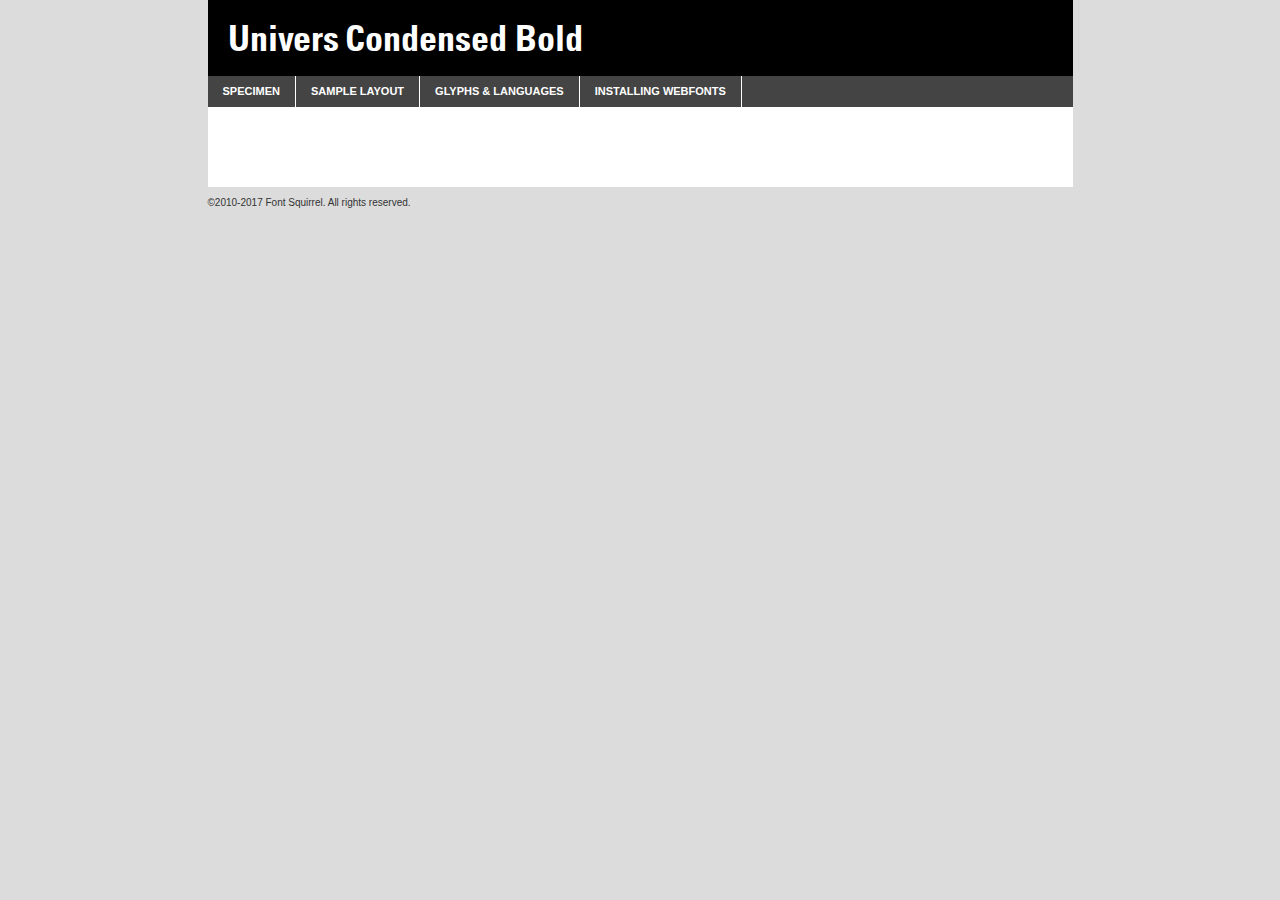
<file: univers-font/universcnbold-demo.html>
<!DOCTYPE html PUBLIC "-//W3C//DTD XHTML 1.0 Transitional//EN"
        "http://www.w3.org/TR/xhtml1/DTD/xhtml1-transitional.dtd">

<html xmlns="http://www.w3.org/1999/xhtml" xml:lang="en" lang="en">
<head>
    <meta http-equiv="Content-Type" content="text/html; charset=utf-8"/>
    <script src="http://ajax.googleapis.com/ajax/libs/jquery/1.7.2/jquery.min.js" type="text/javascript" charset="utf-8"></script>
    <script type="text/javascript">
		(function($) {
			$.fn.easyTabs = function(option) {
				var param = jQuery.extend({ fadeSpeed: 'fast', defaultContent: 1, activeClass: 'active' }, option);
				$(this).each(function() {
					var thisId = '#' + this.id;
					if ( param.defaultContent == '' )
					{
						param.defaultContent = 1;
					}
					if ( typeof param.defaultContent == 'number' )
					{
						var defaultTab = $(thisId + ' .tabs li:eq(' + (param.defaultContent - 1) + ') a').attr('href').substr(1);
					}
					else
					{
						var defaultTab = param.defaultContent;
					}
					$(thisId + ' .tabs li a').each(function() {
						var tabToHide = $(this).attr('href').substr(1);
						$('#' + tabToHide).addClass('easytabs-tab-content');
					});
					hideAll();
					changeContent(defaultTab);

					function hideAll() {$(thisId + ' .easytabs-tab-content').hide();}

					function changeContent(tabId)
					{
						hideAll();
						$(thisId + ' .tabs li').removeClass(param.activeClass);
						$(thisId + ' .tabs li a[href=#' + tabId + ']').closest('li').addClass(param.activeClass);
						if ( param.fadeSpeed != 'none' )
						{
							$(thisId + ' #' + tabId).fadeIn(param.fadeSpeed);
						}
						else
						{
							$(thisId + ' #' + tabId).show();
						}
					}

					$(thisId + ' .tabs li').click(function() {
						var tabId = $(this).find('a').attr('href').substr(1);
						changeContent(tabId);
						return false;
					});
				});
			}
		})(jQuery);
    </script>
    <link rel="stylesheet" href="specimen_files/specimen_stylesheet.css" type="text/css" charset="utf-8"/>
    <link rel="stylesheet" href="stylesheet.css" type="text/css" charset="utf-8"/>

    <style type="text/css">
        		body {
			font-family: 'universbold_condensed';
        		}

            </style>

    <title>Univers Condensed Bold Specimen</title>


    <script type="text/javascript" charset="utf-8">
		$(document).ready(function() {
			$('#container').easyTabs({ defaultContent: 1 });
		});
    </script>
</head>

<body>
<div id="container">
    <div id="header">
		Univers Condensed Bold    </div>
    <ul class="tabs">
        <li><a href="#specimen">Specimen</a></li>
        <li><a href="#layout">Sample Layout</a></li>
		        <li><a href="#glyphs">Glyphs &amp; Languages</a></li>
        <li><a href="#installing">Installing Webfonts</a></li>

    </ul>

    <div id="main_content">


        <div id="specimen">

            <div class="section">
                <div class="grid12 firstcol">
                    <div class="huge">AaBb</div>
                </div>
            </div>

            <div class="section">
                <div class="glyph_range">A&#x200B;B&#x200b;C&#x200b;D&#x200b;E&#x200b;F&#x200b;G&#x200b;H&#x200b;I&#x200b;J&#x200b;K&#x200b;L&#x200b;M&#x200b;N&#x200b;O&#x200b;P&#x200b;Q&#x200b;R&#x200b;S&#x200b;T&#x200b;U&#x200b;V&#x200b;W&#x200b;X&#x200b;Y&#x200b;Z&#x200b;a&#x200b;b&#x200b;c&#x200b;d&#x200b;e&#x200b;f&#x200b;g&#x200b;h&#x200b;i&#x200b;j&#x200b;k&#x200b;l&#x200b;m&#x200b;n&#x200b;o&#x200b;p&#x200b;q&#x200b;r&#x200b;s&#x200b;t&#x200b;u&#x200b;v&#x200b;w&#x200b;x&#x200b;y&#x200b;z&#x200b;1&#x200b;2&#x200b;3&#x200b;4&#x200b;5&#x200b;6&#x200b;7&#x200b;8&#x200b;9&#x200b;0&#x200b;&amp;&#x200b;.&#x200b;,&#x200b;?&#x200b;!&#x200b;&#64;&#x200b;(&#x200b;)&#x200b;#&#x200b;$&#x200b;%&#x200b;*&#x200b;+&#x200b;-&#x200b;=&#x200b;:&#x200b;;</div>
            </div>
            <div class="section">
                <div class="grid12 firstcol">
                    <table class="sample_table">
                        <tr>
                            <td>10</td>
                            <td class="size10">abcdefghijklmnopqrstuvwxyzABCDEFGHIJKLMNOPQRSTUVWXYZ0123456789abcdefghijklmnopqrstuvwxyzABCDEFGHIJKLMNOPQRSTUVWXYZ0123456789abcdefghijklmnopqrstuvwxyzABCDEFGHIJKLMNOPQRSTUVWXYZ</td>
                        </tr>
                        <tr>
                            <td>11</td>
                            <td class="size11">abcdefghijklmnopqrstuvwxyzABCDEFGHIJKLMNOPQRSTUVWXYZ0123456789abcdefghijklmnopqrstuvwxyzABCDEFGHIJKLMNOPQRSTUVWXYZ0123456789abcdefghijklmnopqrstuvwxyzABCDEFGHIJKLMNOPQRSTUVWXYZ</td>
                        </tr>
                        <tr>
                            <td>12</td>
                            <td class="size12">abcdefghijklmnopqrstuvwxyzABCDEFGHIJKLMNOPQRSTUVWXYZ0123456789abcdefghijklmnopqrstuvwxyzABCDEFGHIJKLMNOPQRSTUVWXYZ0123456789abcdefghijklmnopqrstuvwxyzABCDEFGHIJKLMNOPQRSTUVWXYZ</td>
                        </tr>
                        <tr>
                            <td>13</td>
                            <td class="size13">abcdefghijklmnopqrstuvwxyzABCDEFGHIJKLMNOPQRSTUVWXYZ0123456789abcdefghijklmnopqrstuvwxyzABCDEFGHIJKLMNOPQRSTUVWXYZ0123456789abcdefghijklmnopqrstuvwxyzABCDEFGHIJKLMNOPQRSTUVWXYZ</td>
                        </tr>
                        <tr>
                            <td>14</td>
                            <td class="size14">abcdefghijklmnopqrstuvwxyzABCDEFGHIJKLMNOPQRSTUVWXYZ0123456789abcdefghijklmnopqrstuvwxyzABCDEFGHIJKLMNOPQRSTUVWXYZ0123456789abcdefghijklmnopqrstuvwxyzABCDEFGHIJKLMNOPQRSTUVWXYZ</td>
                        </tr>
                        <tr>
                            <td>16</td>
                            <td class="size16">abcdefghijklmnopqrstuvwxyzABCDEFGHIJKLMNOPQRSTUVWXYZ0123456789abcdefghijklmnopqrstuvwxyzABCDEFGHIJKLMNOPQRSTUVWXYZ</td>
                        </tr>
                        <tr>
                            <td>18</td>
                            <td class="size18">abcdefghijklmnopqrstuvwxyzABCDEFGHIJKLMNOPQRSTUVWXYZ0123456789abcdefghijklmnopqrstuvwxyzABCDEFGHIJKLMNOPQRSTUVWXYZ</td>
                        </tr>
                        <tr>
                            <td>20</td>
                            <td class="size20">abcdefghijklmnopqrstuvwxyzABCDEFGHIJKLMNOPQRSTUVWXYZ0123456789abcdefghijklmnopqrstuvwxyzABCDEFGHIJKLMNOPQRSTUVWXYZ</td>
                        </tr>
                        <tr>
                            <td>24</td>
                            <td class="size24">abcdefghijklmnopqrstuvwxyzABCDEFGHIJKLMNOPQRSTUVWXYZ0123456789abcdefghijklmnopqrstuvwxyzABCDEFGHIJKLMNOPQRSTUVWXYZ</td>
                        </tr>
                        <tr>
                            <td>30</td>
                            <td class="size30">abcdefghijklmnopqrstuvwxyzABCDEFGHIJKLMNOPQRSTUVWXYZ0123456789abcdefghijklmnopqrstuvwxyzABCDEFGHIJKLMNOPQRSTUVWXYZ</td>
                        </tr>
                        <tr>
                            <td>36</td>
                            <td class="size36">abcdefghijklmnopqrstuvwxyzABCDEFGHIJKLMNOPQRSTUVWXYZ0123456789abcdefghijklmnopqrstuvwxyzABCDEFGHIJKLMNOPQRSTUVWXYZ</td>
                        </tr>
                        <tr>
                            <td>48</td>
                            <td class="size48">abcdefghijklmnopqrstuvwxyzABCDEFGHIJKLMNOPQRSTUVWXYZ0123456789abcdefghijklmnopqrstuvwxyzABCDEFGHIJKLMNOPQRSTUVWXYZ</td>
                        </tr>
                        <tr>
                            <td>60</td>
                            <td class="size60">abcdefghijklmnopqrstuvwxyzABCDEFGHIJKLMNOPQRSTUVWXYZ0123456789abcdefghijklmnopqrstuvwxyzABCDEFGHIJKLMNOPQRSTUVWXYZ</td>
                        </tr>
                        <tr>
                            <td>72</td>
                            <td class="size72">abcdefghijklmnopqrstuvwxyzABCDEFGHIJKLMNOPQRSTUVWXYZ0123456789abcdefghijklmnopqrstuvwxyzABCDEFGHIJKLMNOPQRSTUVWXYZ</td>
                        </tr>
                        <tr>
                            <td>90</td>
                            <td class="size90">abcdefghijklmnopqrstuvwxyzABCDEFGHIJKLMNOPQRSTUVWXYZ0123456789abcdefghijklmnopqrstuvwxyzABCDEFGHIJKLMNOPQRSTUVWXYZ</td>
                        </tr>
                    </table>

                </div>

            </div>


            <div class="section" id="bodycomparison">


                <div id="xheight">
                    <div class="fontbody">&#x25FC;&#x25FC;&#x25FC;&#x25FC;&#x25FC;&#x25FC;&#x25FC;&#x25FC;&#x25FC;&#x25FC;&#x25FC;&#x25FC;&#x25FC;&#x25FC;&#x25FC;&#x25FC;&#x25FC;&#x25FC;&#x25FC;&#x25FC;&#x25FC;&#x25FC;&#x25FC;&#x25FC;&#x25FC;&#x25FC;&#x25FC;&#x25FC;&#x25FC;&#x25FC;&#x25FC;&#x25FC;&#x25FC;&#x25FC;&#x25FC;&#x25FC;&#x25FC;&#x25FC;&#x25FC;&#x25FC;&#x25FC;&#x25FC;&#x25FC;&#x25FC;&#x25FC;&#x25FC;&#x25FC;&#x25FC;&#x25FC;&#x25FC;&#x25FC;&#x25FC;&#x25FC;&#x25FC;&#x25FC;&#x25FC;&#x25FC;&#x25FC;&#x25FC;&#x25FC;&#x25FC;&#x25FC;&#x25FC;&#x25FC;&#x25FC;&#x25FC;&#x25FC;&#x25FC;&#x25FC;&#x25FC;&#x25FC;&#x25FC;&#x25FC;&#x25FC;&#x25FC;&#x25FC;&#x25FC;&#x25FC;&#x25FC;&#x25FC;&#x25FC;&#x25FC;&#x25FC;&#x25FC;&#x25FC;&#x25FC;&#x25FC;&#x25FC;&#x25FC;&#x25FC;&#x25FC;&#x25FC;&#x25FC;&#x25FC;&#x25FC;&#x25FC;&#x25FC;&#x25FC;&#x25FC;body</div>
                    <div class="arialbody">body</div>
                    <div class="verdanabody">body</div>
                    <div class="georgiabody">body</div>
                </div>
                <div class="fontbody" style="z-index:1">
                    body<span>Univers Condensed Bold</span>
                </div>
                <div class="arialbody" style="z-index:1">
                    body<span>Arial</span>
                </div>
                <div class="verdanabody" style="z-index:1">
                    body<span>Verdana</span>
                </div>
                <div class="georgiabody" style="z-index:1">
                    body<span>Georgia</span>
                </div>


            </div>


            <div class="section psample psample_row1" id="">

                <div class="grid2 firstcol">
                    <p class="size10"><span>10.</span>Aenean lacinia bibendum nulla sed consectetur. Fusce dapibus, tellus ac cursus commodo, tortor mauris condimentum nibh, ut fermentum massa justo sit amet risus. Nullam id dolor id nibh ultricies vehicula ut id elit. Cum sociis natoque penatibus et magnis dis parturient montes, nascetur ridiculus mus. Nulla vitae elit libero, a pharetra augue.</p>

                </div>
                <div class="grid3">
                    <p class="size11"><span>11.</span>Aenean lacinia bibendum nulla sed consectetur. Fusce dapibus, tellus ac cursus commodo, tortor mauris condimentum nibh, ut fermentum massa justo sit amet risus. Nullam id dolor id nibh ultricies vehicula ut id elit. Cum sociis natoque penatibus et magnis dis parturient montes, nascetur ridiculus mus. Nulla vitae elit libero, a pharetra augue.</p>

                </div>
                <div class="grid3">
                    <p class="size12"><span>12.</span>Aenean lacinia bibendum nulla sed consectetur. Fusce dapibus, tellus ac cursus commodo, tortor mauris condimentum nibh, ut fermentum massa justo sit amet risus. Nullam id dolor id nibh ultricies vehicula ut id elit. Cum sociis natoque penatibus et magnis dis parturient montes, nascetur ridiculus mus. Nulla vitae elit libero, a pharetra augue.</p>

                </div>
                <div class="grid4">
                    <p class="size13"><span>13.</span>Aenean lacinia bibendum nulla sed consectetur. Fusce dapibus, tellus ac cursus commodo, tortor mauris condimentum nibh, ut fermentum massa justo sit amet risus. Nullam id dolor id nibh ultricies vehicula ut id elit. Cum sociis natoque penatibus et magnis dis parturient montes, nascetur ridiculus mus. Nulla vitae elit libero, a pharetra augue.</p>

                </div>
                <div class="white_blend"></div>

            </div>
            <div class="section psample psample_row2" id="">
                <div class="grid3 firstcol">
                    <p class="size14"><span>14.</span>Aenean lacinia bibendum nulla sed consectetur. Fusce dapibus, tellus ac cursus commodo, tortor mauris condimentum nibh, ut fermentum massa justo sit amet risus. Nullam id dolor id nibh ultricies vehicula ut id elit. Cum sociis natoque penatibus et magnis dis parturient montes, nascetur ridiculus mus. Nulla vitae elit libero, a pharetra augue.</p>

                </div>
                <div class="grid4">
                    <p class="size16"><span>16.</span>Aenean lacinia bibendum nulla sed consectetur. Fusce dapibus, tellus ac cursus commodo, tortor mauris condimentum nibh, ut fermentum massa justo sit amet risus. Nullam id dolor id nibh ultricies vehicula ut id elit. Cum sociis natoque penatibus et magnis dis parturient montes, nascetur ridiculus mus. Nulla vitae elit libero, a pharetra augue.</p>

                </div>
                <div class="grid5">
                    <p class="size18"><span>18.</span>Aenean lacinia bibendum nulla sed consectetur. Fusce dapibus, tellus ac cursus commodo, tortor mauris condimentum nibh, ut fermentum massa justo sit amet risus. Nullam id dolor id nibh ultricies vehicula ut id elit. Cum sociis natoque penatibus et magnis dis parturient montes, nascetur ridiculus mus. Nulla vitae elit libero, a pharetra augue.</p>

                </div>

                <div class="white_blend"></div>

            </div>

            <div class="section psample psample_row3" id="">
                <div class="grid5 firstcol">
                    <p class="size20"><span>20.</span>Aenean lacinia bibendum nulla sed consectetur. Fusce dapibus, tellus ac cursus commodo, tortor mauris condimentum nibh, ut fermentum massa justo sit amet risus. Nullam id dolor id nibh ultricies vehicula ut id elit. Cum sociis natoque penatibus et magnis dis parturient montes, nascetur ridiculus mus. Nulla vitae elit libero, a pharetra augue.</p>
                </div>
                <div class="grid7">
                    <p class="size24"><span>24.</span>Aenean lacinia bibendum nulla sed consectetur. Fusce dapibus, tellus ac cursus commodo, tortor mauris condimentum nibh, ut fermentum massa justo sit amet risus. Nullam id dolor id nibh ultricies vehicula ut id elit. Cum sociis natoque penatibus et magnis dis parturient montes, nascetur ridiculus mus. Nulla vitae elit libero, a pharetra augue.</p>
                </div>

                <div class="white_blend"></div>

            </div>

            <div class="section psample psample_row4" id="">
                <div class="grid12 firstcol">
                    <p class="size30"><span>30.</span>Aenean lacinia bibendum nulla sed consectetur. Fusce dapibus, tellus ac cursus commodo, tortor mauris condimentum nibh, ut fermentum massa justo sit amet risus. Nullam id dolor id nibh ultricies vehicula ut id elit. Cum sociis natoque penatibus et magnis dis parturient montes, nascetur ridiculus mus. Nulla vitae elit libero, a pharetra augue.</p>
                </div>
                <div class="white_blend"></div>

            </div>


            <div class="section psample psample_row1 fullreverse">
                <div class="grid2 firstcol">
                    <p class="size10"><span>10.</span>Aenean lacinia bibendum nulla sed consectetur. Fusce dapibus, tellus ac cursus commodo, tortor mauris condimentum nibh, ut fermentum massa justo sit amet risus. Nullam id dolor id nibh ultricies vehicula ut id elit. Cum sociis natoque penatibus et magnis dis parturient montes, nascetur ridiculus mus. Nulla vitae elit libero, a pharetra augue.</p>

                </div>
                <div class="grid3">
                    <p class="size11"><span>11.</span>Aenean lacinia bibendum nulla sed consectetur. Fusce dapibus, tellus ac cursus commodo, tortor mauris condimentum nibh, ut fermentum massa justo sit amet risus. Nullam id dolor id nibh ultricies vehicula ut id elit. Cum sociis natoque penatibus et magnis dis parturient montes, nascetur ridiculus mus. Nulla vitae elit libero, a pharetra augue.</p>

                </div>
                <div class="grid3">
                    <p class="size12"><span>12.</span>Aenean lacinia bibendum nulla sed consectetur. Fusce dapibus, tellus ac cursus commodo, tortor mauris condimentum nibh, ut fermentum massa justo sit amet risus. Nullam id dolor id nibh ultricies vehicula ut id elit. Cum sociis natoque penatibus et magnis dis parturient montes, nascetur ridiculus mus. Nulla vitae elit libero, a pharetra augue.</p>

                </div>
                <div class="grid4">
                    <p class="size13"><span>13.</span>Aenean lacinia bibendum nulla sed consectetur. Fusce dapibus, tellus ac cursus commodo, tortor mauris condimentum nibh, ut fermentum massa justo sit amet risus. Nullam id dolor id nibh ultricies vehicula ut id elit. Cum sociis natoque penatibus et magnis dis parturient montes, nascetur ridiculus mus. Nulla vitae elit libero, a pharetra augue.</p>

                </div>
                <div class="black_blend"></div>

            </div>

            <div class="section psample psample_row2 fullreverse">
                <div class="grid3 firstcol">
                    <p class="size14"><span>14.</span>Aenean lacinia bibendum nulla sed consectetur. Fusce dapibus, tellus ac cursus commodo, tortor mauris condimentum nibh, ut fermentum massa justo sit amet risus. Nullam id dolor id nibh ultricies vehicula ut id elit. Cum sociis natoque penatibus et magnis dis parturient montes, nascetur ridiculus mus. Nulla vitae elit libero, a pharetra augue.</p>

                </div>
                <div class="grid4">
                    <p class="size16"><span>16.</span>Aenean lacinia bibendum nulla sed consectetur. Fusce dapibus, tellus ac cursus commodo, tortor mauris condimentum nibh, ut fermentum massa justo sit amet risus. Nullam id dolor id nibh ultricies vehicula ut id elit. Cum sociis natoque penatibus et magnis dis parturient montes, nascetur ridiculus mus. Nulla vitae elit libero, a pharetra augue.</p>

                </div>
                <div class="grid5">
                    <p class="size18"><span>18.</span>Aenean lacinia bibendum nulla sed consectetur. Fusce dapibus, tellus ac cursus commodo, tortor mauris condimentum nibh, ut fermentum massa justo sit amet risus. Nullam id dolor id nibh ultricies vehicula ut id elit. Cum sociis natoque penatibus et magnis dis parturient montes, nascetur ridiculus mus. Nulla vitae elit libero, a pharetra augue.</p>

                </div>
                <div class="black_blend"></div>

            </div>

            <div class="section psample fullreverse psample_row3" id="">
                <div class="grid5 firstcol">
                    <p class="size20"><span>20.</span>Aenean lacinia bibendum nulla sed consectetur. Fusce dapibus, tellus ac cursus commodo, tortor mauris condimentum nibh, ut fermentum massa justo sit amet risus. Nullam id dolor id nibh ultricies vehicula ut id elit. Cum sociis natoque penatibus et magnis dis parturient montes, nascetur ridiculus mus. Nulla vitae elit libero, a pharetra augue.</p>
                </div>
                <div class="grid7">
                    <p class="size24"><span>24.</span>Aenean lacinia bibendum nulla sed consectetur. Fusce dapibus, tellus ac cursus commodo, tortor mauris condimentum nibh, ut fermentum massa justo sit amet risus. Nullam id dolor id nibh ultricies vehicula ut id elit. Cum sociis natoque penatibus et magnis dis parturient montes, nascetur ridiculus mus. Nulla vitae elit libero, a pharetra augue.</p>
                </div>

                <div class="black_blend"></div>

            </div>

            <div class="section psample fullreverse psample_row4" id="" style="border-bottom: 20px #000 solid;">
                <div class="grid12 firstcol">
                    <p class="size30"><span>30.</span>Aenean lacinia bibendum nulla sed consectetur. Fusce dapibus, tellus ac cursus commodo, tortor mauris condimentum nibh, ut fermentum massa justo sit amet risus. Nullam id dolor id nibh ultricies vehicula ut id elit. Cum sociis natoque penatibus et magnis dis parturient montes, nascetur ridiculus mus. Nulla vitae elit libero, a pharetra augue.</p>
                </div>
                <div class="black_blend"></div>

            </div>


        </div>

        <div id="layout">

            <div class="section">

                <div class="grid12 firstcol">
                    <h1>Lorem Ipsum Dolor</h1>
                    <h2>Etiam porta sem malesuada magna mollis euismod</h2>

                    <p class="byline">By <a href="#link">Aenean Lacinia</a></p>
                </div>
            </div>
            <div class="section">
                <div class="grid8 firstcol">
                    <p class="large">Donec sed odio dui. Morbi leo risus, porta ac consectetur ac, vestibulum at eros. Fusce dapibus, tellus ac cursus commodo, tortor mauris condimentum nibh, ut fermentum massa justo sit amet risus. </p>


                    <h3>Pellentesque ornare sem</h3>

                    <p>Maecenas sed diam eget risus varius blandit sit amet non magna. Maecenas faucibus mollis interdum. Donec ullamcorper nulla non metus auctor fringilla. Nullam id dolor id nibh ultricies vehicula ut id elit. Nullam id dolor id nibh ultricies vehicula ut id elit. </p>

                    <p>Aenean eu leo quam. Pellentesque ornare sem lacinia quam venenatis vestibulum. Lorem ipsum dolor sit amet, consectetur adipiscing elit. Cum sociis natoque penatibus et magnis dis parturient montes, nascetur ridiculus mus. </p>

                    <p>Nulla vitae elit libero, a pharetra augue. Praesent commodo cursus magna, vel scelerisque nisl consectetur et. Aenean lacinia bibendum nulla sed consectetur. </p>

                    <p>Nullam quis risus eget urna mollis ornare vel eu leo. Nullam quis risus eget urna mollis ornare vel eu leo. Maecenas sed diam eget risus varius blandit sit amet non magna. Donec ullamcorper nulla non metus auctor fringilla. </p>

                    <h3>Cras mattis consectetur</h3>

                    <p>Aenean eu leo quam. Pellentesque ornare sem lacinia quam venenatis vestibulum. Aenean lacinia bibendum nulla sed consectetur. Integer posuere erat a ante venenatis dapibus posuere velit aliquet. Cras mattis consectetur purus sit amet fermentum. </p>

                    <p>Nullam id dolor id nibh ultricies vehicula ut id elit. Nullam quis risus eget urna mollis ornare vel eu leo. Cras mattis consectetur purus sit amet fermentum.</p>
                </div>

                <div class="grid4 sidebar">

                    <div class="box reverse">
                        <p class="last">Nullam quis risus eget urna mollis ornare vel eu leo. Donec ullamcorper nulla non metus auctor fringilla. Cras mattis consectetur purus sit amet fermentum. Sed posuere consectetur est at lobortis. Lorem ipsum dolor sit amet, consectetur adipiscing elit. </p>
                    </div>

                    <p class="caption">Maecenas sed diam eget risus varius.</p>

                    <p>Vestibulum id ligula porta felis euismod semper. Integer posuere erat a ante venenatis dapibus posuere velit aliquet. Vestibulum id ligula porta felis euismod semper. Sed posuere consectetur est at lobortis. Maecenas sed diam eget risus varius blandit sit amet non magna. Fusce dapibus, tellus ac cursus commodo, tortor mauris condimentum nibh, ut fermentum massa justo sit amet risus. </p>


                    <p>Duis mollis, est non commodo luctus, nisi erat porttitor ligula, eget lacinia odio sem nec elit. Aenean lacinia bibendum nulla sed consectetur. Vivamus sagittis lacus vel augue laoreet rutrum faucibus dolor auctor. Aenean lacinia bibendum nulla sed consectetur. Nullam quis risus eget urna mollis ornare vel eu leo. </p>

                    <p>Praesent commodo cursus magna, vel scelerisque nisl consectetur et. Donec ullamcorper nulla non metus auctor fringilla. Maecenas faucibus mollis interdum. Fusce dapibus, tellus ac cursus commodo, tortor mauris condimentum nibh, ut fermentum massa justo sit amet risus. </p>

                </div>
            </div>

        </div>


		

        <div id="glyphs">
            <div class="section">
                <div class="grid12 firstcol">

                    <h1>Language Support</h1>
                    <p>The subset of Univers Condensed Bold in this kit supports the following languages:<br/>

						Albanian, Basque, Breton, Chamorro, Danish, Dutch, English, Faroese, Finnish, French, Frisian, Galician, German, Icelandic, Italian, Malagasy, Norwegian, Portuguese, Spanish, Alsatian, Aragonese, Arapaho, Arrernte, Asturian, Aymara, Bislama, Cebuano, Corsican, Fijian, French_creole, Genoese, Gilbertese, Greenlandic, Haitian_creole, Hiligaynon, Hmong, Hopi, Ibanag, Iloko_ilokano, Indonesian, Interglossa_glosa, Interlingua, Irish_gaelic, Jerriais, Lojban, Lombard, Luxembourgeois, Manx, Mohawk, Norfolk_pitcairnese, Occitan, Oromo, Pangasinan, Papiamento, Piedmontese, Potawatomi, Rhaeto-romance, Romansh, Rotokas, Sami_lule, Samoan, Sardinian, Scots_gaelic, Seychelles_creole, Shona, Sicilian, Somali, Southern_ndebele, Swahili, Swati_swazi, Tagalog_filipino_pilipino, Tetum, Tok_pisin, Uyghur_latinized, Volapuk, Walloon, Warlpiri, Xhosa, Yapese, Zulu, Latinbasic, Ubasic, Demo                    </p>
                    <h1>Glyph Chart</h1>
                    <p>The subset of Univers Condensed Bold in this kit includes all the glyphs listed below. Unicode entities are included above each glyph to help you insert individual characters into your layout.</p>
                    <div id="glyph_chart">

																				                                <div><p>&amp;#32;</p>&#32;</div>
																				                                <div><p>&amp;#33;</p>&#33;</div>
																				                                <div><p>&amp;#34;</p>&#34;</div>
																				                                <div><p>&amp;#35;</p>&#35;</div>
																				                                <div><p>&amp;#36;</p>&#36;</div>
																				                                <div><p>&amp;#37;</p>&#37;</div>
																				                                <div><p>&amp;#38;</p>&#38;</div>
																				                                <div><p>&amp;#39;</p>&#39;</div>
																				                                <div><p>&amp;#40;</p>&#40;</div>
																				                                <div><p>&amp;#41;</p>&#41;</div>
																				                                <div><p>&amp;#42;</p>&#42;</div>
																				                                <div><p>&amp;#43;</p>&#43;</div>
																				                                <div><p>&amp;#44;</p>&#44;</div>
																				                                <div><p>&amp;#45;</p>&#45;</div>
																				                                <div><p>&amp;#46;</p>&#46;</div>
																				                                <div><p>&amp;#47;</p>&#47;</div>
																				                                <div><p>&amp;#48;</p>&#48;</div>
																				                                <div><p>&amp;#49;</p>&#49;</div>
																				                                <div><p>&amp;#50;</p>&#50;</div>
																				                                <div><p>&amp;#51;</p>&#51;</div>
																				                                <div><p>&amp;#52;</p>&#52;</div>
																				                                <div><p>&amp;#53;</p>&#53;</div>
																				                                <div><p>&amp;#54;</p>&#54;</div>
																				                                <div><p>&amp;#55;</p>&#55;</div>
																				                                <div><p>&amp;#56;</p>&#56;</div>
																				                                <div><p>&amp;#57;</p>&#57;</div>
																				                                <div><p>&amp;#58;</p>&#58;</div>
																				                                <div><p>&amp;#59;</p>&#59;</div>
																				                                <div><p>&amp;#60;</p>&#60;</div>
																				                                <div><p>&amp;#61;</p>&#61;</div>
																				                                <div><p>&amp;#62;</p>&#62;</div>
																				                                <div><p>&amp;#63;</p>&#63;</div>
																				                                <div><p>&amp;#64;</p>&#64;</div>
																				                                <div><p>&amp;#65;</p>&#65;</div>
																				                                <div><p>&amp;#66;</p>&#66;</div>
																				                                <div><p>&amp;#67;</p>&#67;</div>
																				                                <div><p>&amp;#68;</p>&#68;</div>
																				                                <div><p>&amp;#69;</p>&#69;</div>
																				                                <div><p>&amp;#70;</p>&#70;</div>
																				                                <div><p>&amp;#71;</p>&#71;</div>
																				                                <div><p>&amp;#72;</p>&#72;</div>
																				                                <div><p>&amp;#73;</p>&#73;</div>
																				                                <div><p>&amp;#74;</p>&#74;</div>
																				                                <div><p>&amp;#75;</p>&#75;</div>
																				                                <div><p>&amp;#76;</p>&#76;</div>
																				                                <div><p>&amp;#77;</p>&#77;</div>
																				                                <div><p>&amp;#78;</p>&#78;</div>
																				                                <div><p>&amp;#79;</p>&#79;</div>
																				                                <div><p>&amp;#80;</p>&#80;</div>
																				                                <div><p>&amp;#81;</p>&#81;</div>
																				                                <div><p>&amp;#82;</p>&#82;</div>
																				                                <div><p>&amp;#83;</p>&#83;</div>
																				                                <div><p>&amp;#84;</p>&#84;</div>
																				                                <div><p>&amp;#85;</p>&#85;</div>
																				                                <div><p>&amp;#86;</p>&#86;</div>
																				                                <div><p>&amp;#87;</p>&#87;</div>
																				                                <div><p>&amp;#88;</p>&#88;</div>
																				                                <div><p>&amp;#89;</p>&#89;</div>
																				                                <div><p>&amp;#90;</p>&#90;</div>
																				                                <div><p>&amp;#91;</p>&#91;</div>
																				                                <div><p>&amp;#92;</p>&#92;</div>
																				                                <div><p>&amp;#93;</p>&#93;</div>
																				                                <div><p>&amp;#94;</p>&#94;</div>
																				                                <div><p>&amp;#95;</p>&#95;</div>
																				                                <div><p>&amp;#96;</p>&#96;</div>
																				                                <div><p>&amp;#97;</p>&#97;</div>
																				                                <div><p>&amp;#98;</p>&#98;</div>
																				                                <div><p>&amp;#99;</p>&#99;</div>
																				                                <div><p>&amp;#100;</p>&#100;</div>
																				                                <div><p>&amp;#101;</p>&#101;</div>
																				                                <div><p>&amp;#102;</p>&#102;</div>
																				                                <div><p>&amp;#103;</p>&#103;</div>
																				                                <div><p>&amp;#104;</p>&#104;</div>
																				                                <div><p>&amp;#105;</p>&#105;</div>
																				                                <div><p>&amp;#106;</p>&#106;</div>
																				                                <div><p>&amp;#107;</p>&#107;</div>
																				                                <div><p>&amp;#108;</p>&#108;</div>
																				                                <div><p>&amp;#109;</p>&#109;</div>
																				                                <div><p>&amp;#110;</p>&#110;</div>
																				                                <div><p>&amp;#111;</p>&#111;</div>
																				                                <div><p>&amp;#112;</p>&#112;</div>
																				                                <div><p>&amp;#113;</p>&#113;</div>
																				                                <div><p>&amp;#114;</p>&#114;</div>
																				                                <div><p>&amp;#115;</p>&#115;</div>
																				                                <div><p>&amp;#116;</p>&#116;</div>
																				                                <div><p>&amp;#117;</p>&#117;</div>
																				                                <div><p>&amp;#118;</p>&#118;</div>
																				                                <div><p>&amp;#119;</p>&#119;</div>
																				                                <div><p>&amp;#120;</p>&#120;</div>
																				                                <div><p>&amp;#121;</p>&#121;</div>
																				                                <div><p>&amp;#122;</p>&#122;</div>
																				                                <div><p>&amp;#123;</p>&#123;</div>
																				                                <div><p>&amp;#124;</p>&#124;</div>
																				                                <div><p>&amp;#125;</p>&#125;</div>
																				                                <div><p>&amp;#126;</p>&#126;</div>
																				                                <div><p>&amp;#160;</p>&#160;</div>
																				                                <div><p>&amp;#161;</p>&#161;</div>
																				                                <div><p>&amp;#162;</p>&#162;</div>
																				                                <div><p>&amp;#163;</p>&#163;</div>
																				                                <div><p>&amp;#164;</p>&#164;</div>
																				                                <div><p>&amp;#165;</p>&#165;</div>
																				                                <div><p>&amp;#166;</p>&#166;</div>
																				                                <div><p>&amp;#167;</p>&#167;</div>
																				                                <div><p>&amp;#168;</p>&#168;</div>
																				                                <div><p>&amp;#169;</p>&#169;</div>
																				                                <div><p>&amp;#170;</p>&#170;</div>
																				                                <div><p>&amp;#171;</p>&#171;</div>
																				                                <div><p>&amp;#172;</p>&#172;</div>
																				                                <div><p>&amp;#173;</p>&#173;</div>
																				                                <div><p>&amp;#174;</p>&#174;</div>
																				                                <div><p>&amp;#175;</p>&#175;</div>
																				                                <div><p>&amp;#176;</p>&#176;</div>
																				                                <div><p>&amp;#177;</p>&#177;</div>
																				                                <div><p>&amp;#178;</p>&#178;</div>
																				                                <div><p>&amp;#179;</p>&#179;</div>
																				                                <div><p>&amp;#180;</p>&#180;</div>
																				                                <div><p>&amp;#181;</p>&#181;</div>
																				                                <div><p>&amp;#182;</p>&#182;</div>
																				                                <div><p>&amp;#183;</p>&#183;</div>
																				                                <div><p>&amp;#184;</p>&#184;</div>
																				                                <div><p>&amp;#185;</p>&#185;</div>
																				                                <div><p>&amp;#186;</p>&#186;</div>
																				                                <div><p>&amp;#187;</p>&#187;</div>
																				                                <div><p>&amp;#188;</p>&#188;</div>
																				                                <div><p>&amp;#189;</p>&#189;</div>
																				                                <div><p>&amp;#190;</p>&#190;</div>
																				                                <div><p>&amp;#191;</p>&#191;</div>
																				                                <div><p>&amp;#192;</p>&#192;</div>
																				                                <div><p>&amp;#193;</p>&#193;</div>
																				                                <div><p>&amp;#194;</p>&#194;</div>
																				                                <div><p>&amp;#195;</p>&#195;</div>
																				                                <div><p>&amp;#196;</p>&#196;</div>
																				                                <div><p>&amp;#197;</p>&#197;</div>
																				                                <div><p>&amp;#198;</p>&#198;</div>
																				                                <div><p>&amp;#199;</p>&#199;</div>
																				                                <div><p>&amp;#200;</p>&#200;</div>
																				                                <div><p>&amp;#201;</p>&#201;</div>
																				                                <div><p>&amp;#202;</p>&#202;</div>
																				                                <div><p>&amp;#203;</p>&#203;</div>
																				                                <div><p>&amp;#204;</p>&#204;</div>
																				                                <div><p>&amp;#205;</p>&#205;</div>
																				                                <div><p>&amp;#206;</p>&#206;</div>
																				                                <div><p>&amp;#207;</p>&#207;</div>
																				                                <div><p>&amp;#208;</p>&#208;</div>
																				                                <div><p>&amp;#209;</p>&#209;</div>
																				                                <div><p>&amp;#210;</p>&#210;</div>
																				                                <div><p>&amp;#211;</p>&#211;</div>
																				                                <div><p>&amp;#212;</p>&#212;</div>
																				                                <div><p>&amp;#213;</p>&#213;</div>
																				                                <div><p>&amp;#214;</p>&#214;</div>
																				                                <div><p>&amp;#215;</p>&#215;</div>
																				                                <div><p>&amp;#216;</p>&#216;</div>
																				                                <div><p>&amp;#217;</p>&#217;</div>
																				                                <div><p>&amp;#218;</p>&#218;</div>
																				                                <div><p>&amp;#219;</p>&#219;</div>
																				                                <div><p>&amp;#220;</p>&#220;</div>
																				                                <div><p>&amp;#221;</p>&#221;</div>
																				                                <div><p>&amp;#222;</p>&#222;</div>
																				                                <div><p>&amp;#223;</p>&#223;</div>
																				                                <div><p>&amp;#224;</p>&#224;</div>
																				                                <div><p>&amp;#225;</p>&#225;</div>
																				                                <div><p>&amp;#226;</p>&#226;</div>
																				                                <div><p>&amp;#227;</p>&#227;</div>
																				                                <div><p>&amp;#228;</p>&#228;</div>
																				                                <div><p>&amp;#229;</p>&#229;</div>
																				                                <div><p>&amp;#230;</p>&#230;</div>
																				                                <div><p>&amp;#231;</p>&#231;</div>
																				                                <div><p>&amp;#232;</p>&#232;</div>
																				                                <div><p>&amp;#233;</p>&#233;</div>
																				                                <div><p>&amp;#234;</p>&#234;</div>
																				                                <div><p>&amp;#235;</p>&#235;</div>
																				                                <div><p>&amp;#236;</p>&#236;</div>
																				                                <div><p>&amp;#237;</p>&#237;</div>
																				                                <div><p>&amp;#238;</p>&#238;</div>
																				                                <div><p>&amp;#239;</p>&#239;</div>
																				                                <div><p>&amp;#240;</p>&#240;</div>
																				                                <div><p>&amp;#241;</p>&#241;</div>
																				                                <div><p>&amp;#242;</p>&#242;</div>
																				                                <div><p>&amp;#243;</p>&#243;</div>
																				                                <div><p>&amp;#244;</p>&#244;</div>
																				                                <div><p>&amp;#245;</p>&#245;</div>
																				                                <div><p>&amp;#246;</p>&#246;</div>
																				                                <div><p>&amp;#247;</p>&#247;</div>
																				                                <div><p>&amp;#248;</p>&#248;</div>
																				                                <div><p>&amp;#249;</p>&#249;</div>
																				                                <div><p>&amp;#250;</p>&#250;</div>
																				                                <div><p>&amp;#251;</p>&#251;</div>
																				                                <div><p>&amp;#252;</p>&#252;</div>
																				                                <div><p>&amp;#253;</p>&#253;</div>
																				                                <div><p>&amp;#254;</p>&#254;</div>
																				                                <div><p>&amp;#255;</p>&#255;</div>
																				                                <div><p>&amp;#338;</p>&#338;</div>
																				                                <div><p>&amp;#339;</p>&#339;</div>
																				                                <div><p>&amp;#376;</p>&#376;</div>
																				                                <div><p>&amp;#710;</p>&#710;</div>
																				                                <div><p>&amp;#732;</p>&#732;</div>
																				                                <div><p>&amp;#8192;</p>&#8192;</div>
																				                                <div><p>&amp;#8193;</p>&#8193;</div>
																				                                <div><p>&amp;#8194;</p>&#8194;</div>
																				                                <div><p>&amp;#8195;</p>&#8195;</div>
																				                                <div><p>&amp;#8196;</p>&#8196;</div>
																				                                <div><p>&amp;#8197;</p>&#8197;</div>
																				                                <div><p>&amp;#8198;</p>&#8198;</div>
																				                                <div><p>&amp;#8199;</p>&#8199;</div>
																				                                <div><p>&amp;#8200;</p>&#8200;</div>
																				                                <div><p>&amp;#8201;</p>&#8201;</div>
																				                                <div><p>&amp;#8202;</p>&#8202;</div>
																				                                <div><p>&amp;#8208;</p>&#8208;</div>
																				                                <div><p>&amp;#8209;</p>&#8209;</div>
																				                                <div><p>&amp;#8210;</p>&#8210;</div>
																				                                <div><p>&amp;#8211;</p>&#8211;</div>
																				                                <div><p>&amp;#8212;</p>&#8212;</div>
																				                                <div><p>&amp;#8216;</p>&#8216;</div>
																				                                <div><p>&amp;#8217;</p>&#8217;</div>
																				                                <div><p>&amp;#8218;</p>&#8218;</div>
																				                                <div><p>&amp;#8220;</p>&#8220;</div>
																				                                <div><p>&amp;#8221;</p>&#8221;</div>
																				                                <div><p>&amp;#8222;</p>&#8222;</div>
																				                                <div><p>&amp;#8226;</p>&#8226;</div>
																				                                <div><p>&amp;#8230;</p>&#8230;</div>
																				                                <div><p>&amp;#8239;</p>&#8239;</div>
																				                                <div><p>&amp;#8249;</p>&#8249;</div>
																				                                <div><p>&amp;#8250;</p>&#8250;</div>
																				                                <div><p>&amp;#8287;</p>&#8287;</div>
																				                                <div><p>&amp;#8364;</p>&#8364;</div>
																				                                <div><p>&amp;#8482;</p>&#8482;</div>
																				                                <div><p>&amp;#9724;</p>&#9724;</div>
																																																										                    </div>
                </div>


            </div>
        </div>


        <div id="specs">

        </div>

        <div id="installing">
            <div class="section">
                <div class="grid7 firstcol">
                    <h1>Installing Webfonts</h1>

                    <p>Webfonts are supported by all major browser platforms but not all in the same way. There are currently four different font formats that must be included in order to target all browsers. This includes TTF, WOFF, EOT and SVG.</p>

                    <h2>1. Upload your webfonts</h2>
                    <p>You must upload your webfont kit to your website. They should be in or near the same directory as your CSS files.</p>

                    <h2>2. Include the webfont stylesheet</h2>
                    <p>A special CSS @font-face declaration helps the various browsers select the appropriate font it needs without causing you a bunch of headaches. Learn more about this syntax by reading the <a href="https://www.fontspring.com/blog/further-hardening-of-the-bulletproof-syntax">Fontspring blog post</a> about it. The code for it is as follows:</p>


                    <code>
                        @font-face{
                        font-family: 'MyWebFont';
                        src: url('WebFont.eot');
                        src: url('WebFont.eot?#iefix') format('embedded-opentype'),
                        url('WebFont.woff') format('woff'),
                        url('WebFont.ttf') format('truetype'),
                        url('WebFont.svg#webfont') format('svg');
                        }
                    </code>

                    <p>We've already gone ahead and generated the code for you. All you have to do is link to the stylesheet in your HTML, like this:</p>
                    <code>&lt;link rel=&quot;stylesheet&quot; href=&quot;stylesheet.css&quot; type=&quot;text/css&quot; charset=&quot;utf-8&quot; /&gt;</code>

                    <h2>3. Modify your own stylesheet</h2>
                    <p>To take advantage of your new fonts, you must tell your stylesheet to use them. Look at the original @font-face declaration above and find the property called "font-family." The name linked there will be what you use to reference the font. Prepend that webfont name to the font stack in the "font-family" property, inside the selector you want to change. For example:</p>
                    <code>p { font-family: 'WebFont', Arial, sans-serif; }</code>

                    <h2>4. Test</h2>
                    <p>Getting webfonts to work cross-browser <em>can</em> be tricky. Use the information in the sidebar to help you if you find that fonts aren't loading in a particular browser.</p>
                </div>

                <div class="grid5 sidebar">
                    <div class="box">
                        <h2>Troubleshooting<br/>Font-Face Problems</h2>
                        <p>Having trouble getting your webfonts to load in your new website? Here are some tips to sort out what might be the problem.</p>

                        <h3>Fonts not showing in any browser</h3>

                        <p>This sounds like you need to work on the plumbing. You either did not upload the fonts to the correct directory, or you did not link the fonts properly in the CSS. If you've confirmed that all this is correct and you still have a problem, take a look at your .htaccess file and see if requests are getting intercepted.</p>

                        <h3>Fonts not loading in iPhone or iPad</h3>

                        <p>The most common problem here is that you are serving the fonts from an IIS server. IIS refuses to serve files that have unknown MIME types. If that is the case, you must set the MIME type for SVG to "image/svg+xml" in the server settings. Follow these instructions from Microsoft if you need help.</p>

                        <h3>Fonts not loading in Firefox</h3>

                        <p>The primary reason for this failure? You are still using a version Firefox older than 3.5. So upgrade already! If that isn't it, then you are very likely serving fonts from a different domain. Firefox requires that all font assets be served from the same domain. Lastly it is possible that you need to add WOFF to your list of MIME types (if you are serving via IIS.)</p>

                        <h3>Fonts not loading in IE</h3>

                        <p>Are you looking at Internet Explorer on an actual Windows machine or are you cheating by using a service like Adobe BrowserLab? Many of these screenshot services do not render @font-face for IE. Best to test it on a real machine.</p>

                        <h3>Fonts not loading in IE9</h3>

                        <p>IE9, like Firefox, requires that fonts be served from the same domain as the website. Make sure that is the case.</p>
                    </div>
                </div>
            </div>

        </div>

    </div>
    <div id="footer">
        <p>&copy;2010-2017 Font Squirrel. All rights reserved.</p>
    </div>
</div>
</body>
</html>
</file>
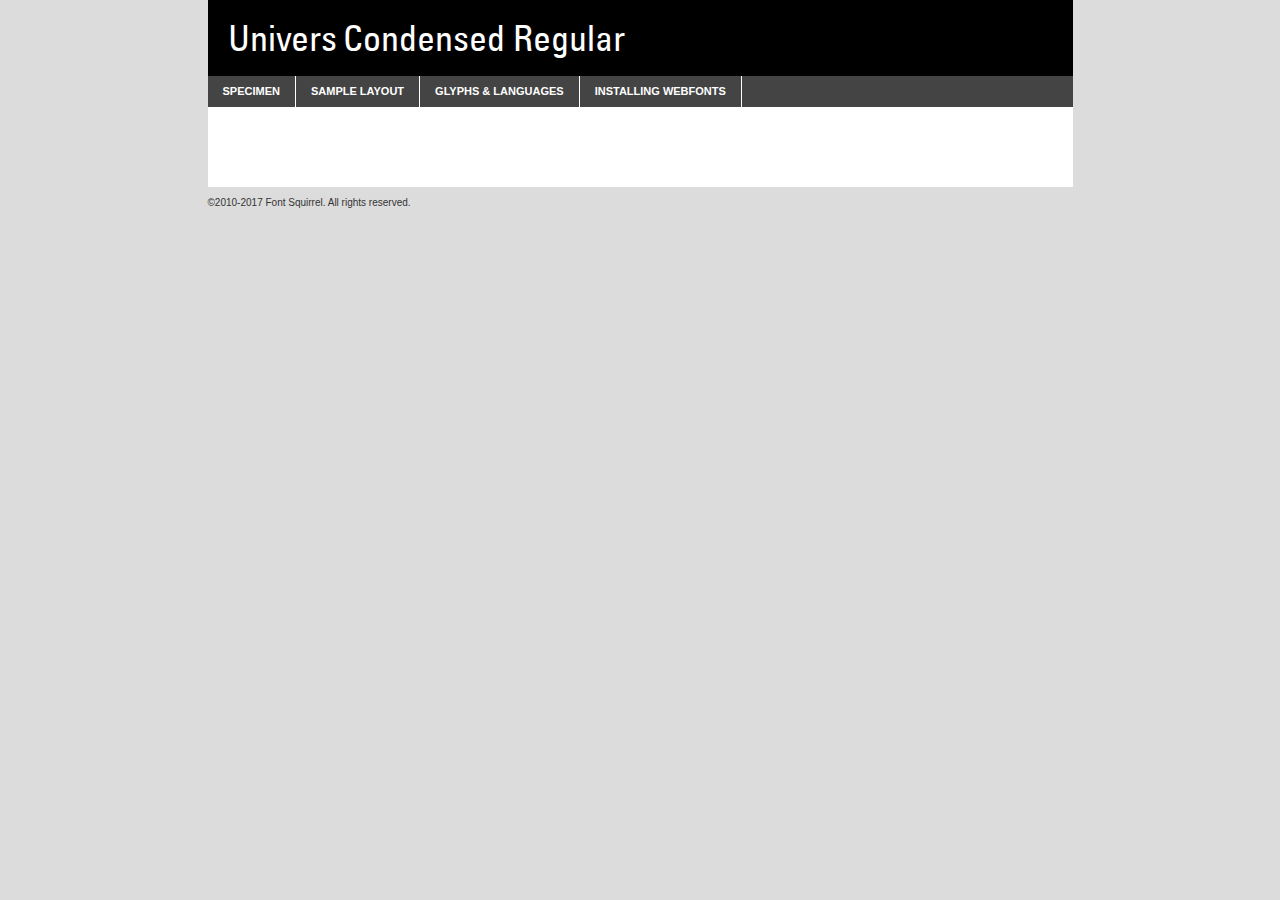
<file: univers-font/universcnrg-demo.html>
<!DOCTYPE html PUBLIC "-//W3C//DTD XHTML 1.0 Transitional//EN"
        "http://www.w3.org/TR/xhtml1/DTD/xhtml1-transitional.dtd">

<html xmlns="http://www.w3.org/1999/xhtml" xml:lang="en" lang="en">
<head>
    <meta http-equiv="Content-Type" content="text/html; charset=utf-8"/>
    <script src="http://ajax.googleapis.com/ajax/libs/jquery/1.7.2/jquery.min.js" type="text/javascript" charset="utf-8"></script>
    <script type="text/javascript">
		(function($) {
			$.fn.easyTabs = function(option) {
				var param = jQuery.extend({ fadeSpeed: 'fast', defaultContent: 1, activeClass: 'active' }, option);
				$(this).each(function() {
					var thisId = '#' + this.id;
					if ( param.defaultContent == '' )
					{
						param.defaultContent = 1;
					}
					if ( typeof param.defaultContent == 'number' )
					{
						var defaultTab = $(thisId + ' .tabs li:eq(' + (param.defaultContent - 1) + ') a').attr('href').substr(1);
					}
					else
					{
						var defaultTab = param.defaultContent;
					}
					$(thisId + ' .tabs li a').each(function() {
						var tabToHide = $(this).attr('href').substr(1);
						$('#' + tabToHide).addClass('easytabs-tab-content');
					});
					hideAll();
					changeContent(defaultTab);

					function hideAll() {$(thisId + ' .easytabs-tab-content').hide();}

					function changeContent(tabId)
					{
						hideAll();
						$(thisId + ' .tabs li').removeClass(param.activeClass);
						$(thisId + ' .tabs li a[href=#' + tabId + ']').closest('li').addClass(param.activeClass);
						if ( param.fadeSpeed != 'none' )
						{
							$(thisId + ' #' + tabId).fadeIn(param.fadeSpeed);
						}
						else
						{
							$(thisId + ' #' + tabId).show();
						}
					}

					$(thisId + ' .tabs li').click(function() {
						var tabId = $(this).find('a').attr('href').substr(1);
						changeContent(tabId);
						return false;
					});
				});
			}
		})(jQuery);
    </script>
    <link rel="stylesheet" href="specimen_files/specimen_stylesheet.css" type="text/css" charset="utf-8"/>
    <link rel="stylesheet" href="stylesheet.css" type="text/css" charset="utf-8"/>

    <style type="text/css">
        		body {
			font-family: 'universcondensed';
        		}

            </style>

    <title>Univers Condensed Regular Specimen</title>


    <script type="text/javascript" charset="utf-8">
		$(document).ready(function() {
			$('#container').easyTabs({ defaultContent: 1 });
		});
    </script>
</head>

<body>
<div id="container">
    <div id="header">
		Univers Condensed Regular    </div>
    <ul class="tabs">
        <li><a href="#specimen">Specimen</a></li>
        <li><a href="#layout">Sample Layout</a></li>
		        <li><a href="#glyphs">Glyphs &amp; Languages</a></li>
        <li><a href="#installing">Installing Webfonts</a></li>

    </ul>

    <div id="main_content">


        <div id="specimen">

            <div class="section">
                <div class="grid12 firstcol">
                    <div class="huge">AaBb</div>
                </div>
            </div>

            <div class="section">
                <div class="glyph_range">A&#x200B;B&#x200b;C&#x200b;D&#x200b;E&#x200b;F&#x200b;G&#x200b;H&#x200b;I&#x200b;J&#x200b;K&#x200b;L&#x200b;M&#x200b;N&#x200b;O&#x200b;P&#x200b;Q&#x200b;R&#x200b;S&#x200b;T&#x200b;U&#x200b;V&#x200b;W&#x200b;X&#x200b;Y&#x200b;Z&#x200b;a&#x200b;b&#x200b;c&#x200b;d&#x200b;e&#x200b;f&#x200b;g&#x200b;h&#x200b;i&#x200b;j&#x200b;k&#x200b;l&#x200b;m&#x200b;n&#x200b;o&#x200b;p&#x200b;q&#x200b;r&#x200b;s&#x200b;t&#x200b;u&#x200b;v&#x200b;w&#x200b;x&#x200b;y&#x200b;z&#x200b;1&#x200b;2&#x200b;3&#x200b;4&#x200b;5&#x200b;6&#x200b;7&#x200b;8&#x200b;9&#x200b;0&#x200b;&amp;&#x200b;.&#x200b;,&#x200b;?&#x200b;!&#x200b;&#64;&#x200b;(&#x200b;)&#x200b;#&#x200b;$&#x200b;%&#x200b;*&#x200b;+&#x200b;-&#x200b;=&#x200b;:&#x200b;;</div>
            </div>
            <div class="section">
                <div class="grid12 firstcol">
                    <table class="sample_table">
                        <tr>
                            <td>10</td>
                            <td class="size10">abcdefghijklmnopqrstuvwxyzABCDEFGHIJKLMNOPQRSTUVWXYZ0123456789abcdefghijklmnopqrstuvwxyzABCDEFGHIJKLMNOPQRSTUVWXYZ0123456789abcdefghijklmnopqrstuvwxyzABCDEFGHIJKLMNOPQRSTUVWXYZ</td>
                        </tr>
                        <tr>
                            <td>11</td>
                            <td class="size11">abcdefghijklmnopqrstuvwxyzABCDEFGHIJKLMNOPQRSTUVWXYZ0123456789abcdefghijklmnopqrstuvwxyzABCDEFGHIJKLMNOPQRSTUVWXYZ0123456789abcdefghijklmnopqrstuvwxyzABCDEFGHIJKLMNOPQRSTUVWXYZ</td>
                        </tr>
                        <tr>
                            <td>12</td>
                            <td class="size12">abcdefghijklmnopqrstuvwxyzABCDEFGHIJKLMNOPQRSTUVWXYZ0123456789abcdefghijklmnopqrstuvwxyzABCDEFGHIJKLMNOPQRSTUVWXYZ0123456789abcdefghijklmnopqrstuvwxyzABCDEFGHIJKLMNOPQRSTUVWXYZ</td>
                        </tr>
                        <tr>
                            <td>13</td>
                            <td class="size13">abcdefghijklmnopqrstuvwxyzABCDEFGHIJKLMNOPQRSTUVWXYZ0123456789abcdefghijklmnopqrstuvwxyzABCDEFGHIJKLMNOPQRSTUVWXYZ0123456789abcdefghijklmnopqrstuvwxyzABCDEFGHIJKLMNOPQRSTUVWXYZ</td>
                        </tr>
                        <tr>
                            <td>14</td>
                            <td class="size14">abcdefghijklmnopqrstuvwxyzABCDEFGHIJKLMNOPQRSTUVWXYZ0123456789abcdefghijklmnopqrstuvwxyzABCDEFGHIJKLMNOPQRSTUVWXYZ0123456789abcdefghijklmnopqrstuvwxyzABCDEFGHIJKLMNOPQRSTUVWXYZ</td>
                        </tr>
                        <tr>
                            <td>16</td>
                            <td class="size16">abcdefghijklmnopqrstuvwxyzABCDEFGHIJKLMNOPQRSTUVWXYZ0123456789abcdefghijklmnopqrstuvwxyzABCDEFGHIJKLMNOPQRSTUVWXYZ</td>
                        </tr>
                        <tr>
                            <td>18</td>
                            <td class="size18">abcdefghijklmnopqrstuvwxyzABCDEFGHIJKLMNOPQRSTUVWXYZ0123456789abcdefghijklmnopqrstuvwxyzABCDEFGHIJKLMNOPQRSTUVWXYZ</td>
                        </tr>
                        <tr>
                            <td>20</td>
                            <td class="size20">abcdefghijklmnopqrstuvwxyzABCDEFGHIJKLMNOPQRSTUVWXYZ0123456789abcdefghijklmnopqrstuvwxyzABCDEFGHIJKLMNOPQRSTUVWXYZ</td>
                        </tr>
                        <tr>
                            <td>24</td>
                            <td class="size24">abcdefghijklmnopqrstuvwxyzABCDEFGHIJKLMNOPQRSTUVWXYZ0123456789abcdefghijklmnopqrstuvwxyzABCDEFGHIJKLMNOPQRSTUVWXYZ</td>
                        </tr>
                        <tr>
                            <td>30</td>
                            <td class="size30">abcdefghijklmnopqrstuvwxyzABCDEFGHIJKLMNOPQRSTUVWXYZ0123456789abcdefghijklmnopqrstuvwxyzABCDEFGHIJKLMNOPQRSTUVWXYZ</td>
                        </tr>
                        <tr>
                            <td>36</td>
                            <td class="size36">abcdefghijklmnopqrstuvwxyzABCDEFGHIJKLMNOPQRSTUVWXYZ0123456789abcdefghijklmnopqrstuvwxyzABCDEFGHIJKLMNOPQRSTUVWXYZ</td>
                        </tr>
                        <tr>
                            <td>48</td>
                            <td class="size48">abcdefghijklmnopqrstuvwxyzABCDEFGHIJKLMNOPQRSTUVWXYZ0123456789abcdefghijklmnopqrstuvwxyzABCDEFGHIJKLMNOPQRSTUVWXYZ</td>
                        </tr>
                        <tr>
                            <td>60</td>
                            <td class="size60">abcdefghijklmnopqrstuvwxyzABCDEFGHIJKLMNOPQRSTUVWXYZ0123456789abcdefghijklmnopqrstuvwxyzABCDEFGHIJKLMNOPQRSTUVWXYZ</td>
                        </tr>
                        <tr>
                            <td>72</td>
                            <td class="size72">abcdefghijklmnopqrstuvwxyzABCDEFGHIJKLMNOPQRSTUVWXYZ0123456789abcdefghijklmnopqrstuvwxyzABCDEFGHIJKLMNOPQRSTUVWXYZ</td>
                        </tr>
                        <tr>
                            <td>90</td>
                            <td class="size90">abcdefghijklmnopqrstuvwxyzABCDEFGHIJKLMNOPQRSTUVWXYZ0123456789abcdefghijklmnopqrstuvwxyzABCDEFGHIJKLMNOPQRSTUVWXYZ</td>
                        </tr>
                    </table>

                </div>

            </div>


            <div class="section" id="bodycomparison">


                <div id="xheight">
                    <div class="fontbody">&#x25FC;&#x25FC;&#x25FC;&#x25FC;&#x25FC;&#x25FC;&#x25FC;&#x25FC;&#x25FC;&#x25FC;&#x25FC;&#x25FC;&#x25FC;&#x25FC;&#x25FC;&#x25FC;&#x25FC;&#x25FC;&#x25FC;&#x25FC;&#x25FC;&#x25FC;&#x25FC;&#x25FC;&#x25FC;&#x25FC;&#x25FC;&#x25FC;&#x25FC;&#x25FC;&#x25FC;&#x25FC;&#x25FC;&#x25FC;&#x25FC;&#x25FC;&#x25FC;&#x25FC;&#x25FC;&#x25FC;&#x25FC;&#x25FC;&#x25FC;&#x25FC;&#x25FC;&#x25FC;&#x25FC;&#x25FC;&#x25FC;&#x25FC;&#x25FC;&#x25FC;&#x25FC;&#x25FC;&#x25FC;&#x25FC;&#x25FC;&#x25FC;&#x25FC;&#x25FC;&#x25FC;&#x25FC;&#x25FC;&#x25FC;&#x25FC;&#x25FC;&#x25FC;&#x25FC;&#x25FC;&#x25FC;&#x25FC;&#x25FC;&#x25FC;&#x25FC;&#x25FC;&#x25FC;&#x25FC;&#x25FC;&#x25FC;&#x25FC;&#x25FC;&#x25FC;&#x25FC;&#x25FC;&#x25FC;&#x25FC;&#x25FC;&#x25FC;&#x25FC;&#x25FC;&#x25FC;&#x25FC;&#x25FC;&#x25FC;&#x25FC;&#x25FC;&#x25FC;&#x25FC;&#x25FC;body</div>
                    <div class="arialbody">body</div>
                    <div class="verdanabody">body</div>
                    <div class="georgiabody">body</div>
                </div>
                <div class="fontbody" style="z-index:1">
                    body<span>Univers Condensed Regular</span>
                </div>
                <div class="arialbody" style="z-index:1">
                    body<span>Arial</span>
                </div>
                <div class="verdanabody" style="z-index:1">
                    body<span>Verdana</span>
                </div>
                <div class="georgiabody" style="z-index:1">
                    body<span>Georgia</span>
                </div>


            </div>


            <div class="section psample psample_row1" id="">

                <div class="grid2 firstcol">
                    <p class="size10"><span>10.</span>Aenean lacinia bibendum nulla sed consectetur. Fusce dapibus, tellus ac cursus commodo, tortor mauris condimentum nibh, ut fermentum massa justo sit amet risus. Nullam id dolor id nibh ultricies vehicula ut id elit. Cum sociis natoque penatibus et magnis dis parturient montes, nascetur ridiculus mus. Nulla vitae elit libero, a pharetra augue.</p>

                </div>
                <div class="grid3">
                    <p class="size11"><span>11.</span>Aenean lacinia bibendum nulla sed consectetur. Fusce dapibus, tellus ac cursus commodo, tortor mauris condimentum nibh, ut fermentum massa justo sit amet risus. Nullam id dolor id nibh ultricies vehicula ut id elit. Cum sociis natoque penatibus et magnis dis parturient montes, nascetur ridiculus mus. Nulla vitae elit libero, a pharetra augue.</p>

                </div>
                <div class="grid3">
                    <p class="size12"><span>12.</span>Aenean lacinia bibendum nulla sed consectetur. Fusce dapibus, tellus ac cursus commodo, tortor mauris condimentum nibh, ut fermentum massa justo sit amet risus. Nullam id dolor id nibh ultricies vehicula ut id elit. Cum sociis natoque penatibus et magnis dis parturient montes, nascetur ridiculus mus. Nulla vitae elit libero, a pharetra augue.</p>

                </div>
                <div class="grid4">
                    <p class="size13"><span>13.</span>Aenean lacinia bibendum nulla sed consectetur. Fusce dapibus, tellus ac cursus commodo, tortor mauris condimentum nibh, ut fermentum massa justo sit amet risus. Nullam id dolor id nibh ultricies vehicula ut id elit. Cum sociis natoque penatibus et magnis dis parturient montes, nascetur ridiculus mus. Nulla vitae elit libero, a pharetra augue.</p>

                </div>
                <div class="white_blend"></div>

            </div>
            <div class="section psample psample_row2" id="">
                <div class="grid3 firstcol">
                    <p class="size14"><span>14.</span>Aenean lacinia bibendum nulla sed consectetur. Fusce dapibus, tellus ac cursus commodo, tortor mauris condimentum nibh, ut fermentum massa justo sit amet risus. Nullam id dolor id nibh ultricies vehicula ut id elit. Cum sociis natoque penatibus et magnis dis parturient montes, nascetur ridiculus mus. Nulla vitae elit libero, a pharetra augue.</p>

                </div>
                <div class="grid4">
                    <p class="size16"><span>16.</span>Aenean lacinia bibendum nulla sed consectetur. Fusce dapibus, tellus ac cursus commodo, tortor mauris condimentum nibh, ut fermentum massa justo sit amet risus. Nullam id dolor id nibh ultricies vehicula ut id elit. Cum sociis natoque penatibus et magnis dis parturient montes, nascetur ridiculus mus. Nulla vitae elit libero, a pharetra augue.</p>

                </div>
                <div class="grid5">
                    <p class="size18"><span>18.</span>Aenean lacinia bibendum nulla sed consectetur. Fusce dapibus, tellus ac cursus commodo, tortor mauris condimentum nibh, ut fermentum massa justo sit amet risus. Nullam id dolor id nibh ultricies vehicula ut id elit. Cum sociis natoque penatibus et magnis dis parturient montes, nascetur ridiculus mus. Nulla vitae elit libero, a pharetra augue.</p>

                </div>

                <div class="white_blend"></div>

            </div>

            <div class="section psample psample_row3" id="">
                <div class="grid5 firstcol">
                    <p class="size20"><span>20.</span>Aenean lacinia bibendum nulla sed consectetur. Fusce dapibus, tellus ac cursus commodo, tortor mauris condimentum nibh, ut fermentum massa justo sit amet risus. Nullam id dolor id nibh ultricies vehicula ut id elit. Cum sociis natoque penatibus et magnis dis parturient montes, nascetur ridiculus mus. Nulla vitae elit libero, a pharetra augue.</p>
                </div>
                <div class="grid7">
                    <p class="size24"><span>24.</span>Aenean lacinia bibendum nulla sed consectetur. Fusce dapibus, tellus ac cursus commodo, tortor mauris condimentum nibh, ut fermentum massa justo sit amet risus. Nullam id dolor id nibh ultricies vehicula ut id elit. Cum sociis natoque penatibus et magnis dis parturient montes, nascetur ridiculus mus. Nulla vitae elit libero, a pharetra augue.</p>
                </div>

                <div class="white_blend"></div>

            </div>

            <div class="section psample psample_row4" id="">
                <div class="grid12 firstcol">
                    <p class="size30"><span>30.</span>Aenean lacinia bibendum nulla sed consectetur. Fusce dapibus, tellus ac cursus commodo, tortor mauris condimentum nibh, ut fermentum massa justo sit amet risus. Nullam id dolor id nibh ultricies vehicula ut id elit. Cum sociis natoque penatibus et magnis dis parturient montes, nascetur ridiculus mus. Nulla vitae elit libero, a pharetra augue.</p>
                </div>
                <div class="white_blend"></div>

            </div>


            <div class="section psample psample_row1 fullreverse">
                <div class="grid2 firstcol">
                    <p class="size10"><span>10.</span>Aenean lacinia bibendum nulla sed consectetur. Fusce dapibus, tellus ac cursus commodo, tortor mauris condimentum nibh, ut fermentum massa justo sit amet risus. Nullam id dolor id nibh ultricies vehicula ut id elit. Cum sociis natoque penatibus et magnis dis parturient montes, nascetur ridiculus mus. Nulla vitae elit libero, a pharetra augue.</p>

                </div>
                <div class="grid3">
                    <p class="size11"><span>11.</span>Aenean lacinia bibendum nulla sed consectetur. Fusce dapibus, tellus ac cursus commodo, tortor mauris condimentum nibh, ut fermentum massa justo sit amet risus. Nullam id dolor id nibh ultricies vehicula ut id elit. Cum sociis natoque penatibus et magnis dis parturient montes, nascetur ridiculus mus. Nulla vitae elit libero, a pharetra augue.</p>

                </div>
                <div class="grid3">
                    <p class="size12"><span>12.</span>Aenean lacinia bibendum nulla sed consectetur. Fusce dapibus, tellus ac cursus commodo, tortor mauris condimentum nibh, ut fermentum massa justo sit amet risus. Nullam id dolor id nibh ultricies vehicula ut id elit. Cum sociis natoque penatibus et magnis dis parturient montes, nascetur ridiculus mus. Nulla vitae elit libero, a pharetra augue.</p>

                </div>
                <div class="grid4">
                    <p class="size13"><span>13.</span>Aenean lacinia bibendum nulla sed consectetur. Fusce dapibus, tellus ac cursus commodo, tortor mauris condimentum nibh, ut fermentum massa justo sit amet risus. Nullam id dolor id nibh ultricies vehicula ut id elit. Cum sociis natoque penatibus et magnis dis parturient montes, nascetur ridiculus mus. Nulla vitae elit libero, a pharetra augue.</p>

                </div>
                <div class="black_blend"></div>

            </div>

            <div class="section psample psample_row2 fullreverse">
                <div class="grid3 firstcol">
                    <p class="size14"><span>14.</span>Aenean lacinia bibendum nulla sed consectetur. Fusce dapibus, tellus ac cursus commodo, tortor mauris condimentum nibh, ut fermentum massa justo sit amet risus. Nullam id dolor id nibh ultricies vehicula ut id elit. Cum sociis natoque penatibus et magnis dis parturient montes, nascetur ridiculus mus. Nulla vitae elit libero, a pharetra augue.</p>

                </div>
                <div class="grid4">
                    <p class="size16"><span>16.</span>Aenean lacinia bibendum nulla sed consectetur. Fusce dapibus, tellus ac cursus commodo, tortor mauris condimentum nibh, ut fermentum massa justo sit amet risus. Nullam id dolor id nibh ultricies vehicula ut id elit. Cum sociis natoque penatibus et magnis dis parturient montes, nascetur ridiculus mus. Nulla vitae elit libero, a pharetra augue.</p>

                </div>
                <div class="grid5">
                    <p class="size18"><span>18.</span>Aenean lacinia bibendum nulla sed consectetur. Fusce dapibus, tellus ac cursus commodo, tortor mauris condimentum nibh, ut fermentum massa justo sit amet risus. Nullam id dolor id nibh ultricies vehicula ut id elit. Cum sociis natoque penatibus et magnis dis parturient montes, nascetur ridiculus mus. Nulla vitae elit libero, a pharetra augue.</p>

                </div>
                <div class="black_blend"></div>

            </div>

            <div class="section psample fullreverse psample_row3" id="">
                <div class="grid5 firstcol">
                    <p class="size20"><span>20.</span>Aenean lacinia bibendum nulla sed consectetur. Fusce dapibus, tellus ac cursus commodo, tortor mauris condimentum nibh, ut fermentum massa justo sit amet risus. Nullam id dolor id nibh ultricies vehicula ut id elit. Cum sociis natoque penatibus et magnis dis parturient montes, nascetur ridiculus mus. Nulla vitae elit libero, a pharetra augue.</p>
                </div>
                <div class="grid7">
                    <p class="size24"><span>24.</span>Aenean lacinia bibendum nulla sed consectetur. Fusce dapibus, tellus ac cursus commodo, tortor mauris condimentum nibh, ut fermentum massa justo sit amet risus. Nullam id dolor id nibh ultricies vehicula ut id elit. Cum sociis natoque penatibus et magnis dis parturient montes, nascetur ridiculus mus. Nulla vitae elit libero, a pharetra augue.</p>
                </div>

                <div class="black_blend"></div>

            </div>

            <div class="section psample fullreverse psample_row4" id="" style="border-bottom: 20px #000 solid;">
                <div class="grid12 firstcol">
                    <p class="size30"><span>30.</span>Aenean lacinia bibendum nulla sed consectetur. Fusce dapibus, tellus ac cursus commodo, tortor mauris condimentum nibh, ut fermentum massa justo sit amet risus. Nullam id dolor id nibh ultricies vehicula ut id elit. Cum sociis natoque penatibus et magnis dis parturient montes, nascetur ridiculus mus. Nulla vitae elit libero, a pharetra augue.</p>
                </div>
                <div class="black_blend"></div>

            </div>


        </div>

        <div id="layout">

            <div class="section">

                <div class="grid12 firstcol">
                    <h1>Lorem Ipsum Dolor</h1>
                    <h2>Etiam porta sem malesuada magna mollis euismod</h2>

                    <p class="byline">By <a href="#link">Aenean Lacinia</a></p>
                </div>
            </div>
            <div class="section">
                <div class="grid8 firstcol">
                    <p class="large">Donec sed odio dui. Morbi leo risus, porta ac consectetur ac, vestibulum at eros. Fusce dapibus, tellus ac cursus commodo, tortor mauris condimentum nibh, ut fermentum massa justo sit amet risus. </p>


                    <h3>Pellentesque ornare sem</h3>

                    <p>Maecenas sed diam eget risus varius blandit sit amet non magna. Maecenas faucibus mollis interdum. Donec ullamcorper nulla non metus auctor fringilla. Nullam id dolor id nibh ultricies vehicula ut id elit. Nullam id dolor id nibh ultricies vehicula ut id elit. </p>

                    <p>Aenean eu leo quam. Pellentesque ornare sem lacinia quam venenatis vestibulum. Lorem ipsum dolor sit amet, consectetur adipiscing elit. Cum sociis natoque penatibus et magnis dis parturient montes, nascetur ridiculus mus. </p>

                    <p>Nulla vitae elit libero, a pharetra augue. Praesent commodo cursus magna, vel scelerisque nisl consectetur et. Aenean lacinia bibendum nulla sed consectetur. </p>

                    <p>Nullam quis risus eget urna mollis ornare vel eu leo. Nullam quis risus eget urna mollis ornare vel eu leo. Maecenas sed diam eget risus varius blandit sit amet non magna. Donec ullamcorper nulla non metus auctor fringilla. </p>

                    <h3>Cras mattis consectetur</h3>

                    <p>Aenean eu leo quam. Pellentesque ornare sem lacinia quam venenatis vestibulum. Aenean lacinia bibendum nulla sed consectetur. Integer posuere erat a ante venenatis dapibus posuere velit aliquet. Cras mattis consectetur purus sit amet fermentum. </p>

                    <p>Nullam id dolor id nibh ultricies vehicula ut id elit. Nullam quis risus eget urna mollis ornare vel eu leo. Cras mattis consectetur purus sit amet fermentum.</p>
                </div>

                <div class="grid4 sidebar">

                    <div class="box reverse">
                        <p class="last">Nullam quis risus eget urna mollis ornare vel eu leo. Donec ullamcorper nulla non metus auctor fringilla. Cras mattis consectetur purus sit amet fermentum. Sed posuere consectetur est at lobortis. Lorem ipsum dolor sit amet, consectetur adipiscing elit. </p>
                    </div>

                    <p class="caption">Maecenas sed diam eget risus varius.</p>

                    <p>Vestibulum id ligula porta felis euismod semper. Integer posuere erat a ante venenatis dapibus posuere velit aliquet. Vestibulum id ligula porta felis euismod semper. Sed posuere consectetur est at lobortis. Maecenas sed diam eget risus varius blandit sit amet non magna. Fusce dapibus, tellus ac cursus commodo, tortor mauris condimentum nibh, ut fermentum massa justo sit amet risus. </p>


                    <p>Duis mollis, est non commodo luctus, nisi erat porttitor ligula, eget lacinia odio sem nec elit. Aenean lacinia bibendum nulla sed consectetur. Vivamus sagittis lacus vel augue laoreet rutrum faucibus dolor auctor. Aenean lacinia bibendum nulla sed consectetur. Nullam quis risus eget urna mollis ornare vel eu leo. </p>

                    <p>Praesent commodo cursus magna, vel scelerisque nisl consectetur et. Donec ullamcorper nulla non metus auctor fringilla. Maecenas faucibus mollis interdum. Fusce dapibus, tellus ac cursus commodo, tortor mauris condimentum nibh, ut fermentum massa justo sit amet risus. </p>

                </div>
            </div>

        </div>


		

        <div id="glyphs">
            <div class="section">
                <div class="grid12 firstcol">

                    <h1>Language Support</h1>
                    <p>The subset of Univers Condensed Regular in this kit supports the following languages:<br/>

						Albanian, Basque, Breton, Chamorro, Danish, Dutch, English, Faroese, Finnish, French, Frisian, Galician, German, Icelandic, Italian, Malagasy, Norwegian, Portuguese, Spanish, Alsatian, Aragonese, Arapaho, Arrernte, Asturian, Aymara, Bislama, Cebuano, Corsican, Fijian, French_creole, Genoese, Gilbertese, Greenlandic, Haitian_creole, Hiligaynon, Hmong, Hopi, Ibanag, Iloko_ilokano, Indonesian, Interglossa_glosa, Interlingua, Irish_gaelic, Jerriais, Lojban, Lombard, Luxembourgeois, Manx, Mohawk, Norfolk_pitcairnese, Occitan, Oromo, Pangasinan, Papiamento, Piedmontese, Potawatomi, Rhaeto-romance, Romansh, Rotokas, Sami_lule, Samoan, Sardinian, Scots_gaelic, Seychelles_creole, Shona, Sicilian, Somali, Southern_ndebele, Swahili, Swati_swazi, Tagalog_filipino_pilipino, Tetum, Tok_pisin, Uyghur_latinized, Volapuk, Walloon, Warlpiri, Xhosa, Yapese, Zulu, Latinbasic, Ubasic, Demo                    </p>
                    <h1>Glyph Chart</h1>
                    <p>The subset of Univers Condensed Regular in this kit includes all the glyphs listed below. Unicode entities are included above each glyph to help you insert individual characters into your layout.</p>
                    <div id="glyph_chart">

																				                                <div><p>&amp;#32;</p>&#32;</div>
																				                                <div><p>&amp;#33;</p>&#33;</div>
																				                                <div><p>&amp;#34;</p>&#34;</div>
																				                                <div><p>&amp;#35;</p>&#35;</div>
																				                                <div><p>&amp;#36;</p>&#36;</div>
																				                                <div><p>&amp;#37;</p>&#37;</div>
																				                                <div><p>&amp;#38;</p>&#38;</div>
																				                                <div><p>&amp;#39;</p>&#39;</div>
																				                                <div><p>&amp;#40;</p>&#40;</div>
																				                                <div><p>&amp;#41;</p>&#41;</div>
																				                                <div><p>&amp;#42;</p>&#42;</div>
																				                                <div><p>&amp;#43;</p>&#43;</div>
																				                                <div><p>&amp;#44;</p>&#44;</div>
																				                                <div><p>&amp;#45;</p>&#45;</div>
																				                                <div><p>&amp;#46;</p>&#46;</div>
																				                                <div><p>&amp;#47;</p>&#47;</div>
																				                                <div><p>&amp;#48;</p>&#48;</div>
																				                                <div><p>&amp;#49;</p>&#49;</div>
																				                                <div><p>&amp;#50;</p>&#50;</div>
																				                                <div><p>&amp;#51;</p>&#51;</div>
																				                                <div><p>&amp;#52;</p>&#52;</div>
																				                                <div><p>&amp;#53;</p>&#53;</div>
																				                                <div><p>&amp;#54;</p>&#54;</div>
																				                                <div><p>&amp;#55;</p>&#55;</div>
																				                                <div><p>&amp;#56;</p>&#56;</div>
																				                                <div><p>&amp;#57;</p>&#57;</div>
																				                                <div><p>&amp;#58;</p>&#58;</div>
																				                                <div><p>&amp;#59;</p>&#59;</div>
																				                                <div><p>&amp;#60;</p>&#60;</div>
																				                                <div><p>&amp;#61;</p>&#61;</div>
																				                                <div><p>&amp;#62;</p>&#62;</div>
																				                                <div><p>&amp;#63;</p>&#63;</div>
																				                                <div><p>&amp;#64;</p>&#64;</div>
																				                                <div><p>&amp;#65;</p>&#65;</div>
																				                                <div><p>&amp;#66;</p>&#66;</div>
																				                                <div><p>&amp;#67;</p>&#67;</div>
																				                                <div><p>&amp;#68;</p>&#68;</div>
																				                                <div><p>&amp;#69;</p>&#69;</div>
																				                                <div><p>&amp;#70;</p>&#70;</div>
																				                                <div><p>&amp;#71;</p>&#71;</div>
																				                                <div><p>&amp;#72;</p>&#72;</div>
																				                                <div><p>&amp;#73;</p>&#73;</div>
																				                                <div><p>&amp;#74;</p>&#74;</div>
																				                                <div><p>&amp;#75;</p>&#75;</div>
																				                                <div><p>&amp;#76;</p>&#76;</div>
																				                                <div><p>&amp;#77;</p>&#77;</div>
																				                                <div><p>&amp;#78;</p>&#78;</div>
																				                                <div><p>&amp;#79;</p>&#79;</div>
																				                                <div><p>&amp;#80;</p>&#80;</div>
																				                                <div><p>&amp;#81;</p>&#81;</div>
																				                                <div><p>&amp;#82;</p>&#82;</div>
																				                                <div><p>&amp;#83;</p>&#83;</div>
																				                                <div><p>&amp;#84;</p>&#84;</div>
																				                                <div><p>&amp;#85;</p>&#85;</div>
																				                                <div><p>&amp;#86;</p>&#86;</div>
																				                                <div><p>&amp;#87;</p>&#87;</div>
																				                                <div><p>&amp;#88;</p>&#88;</div>
																				                                <div><p>&amp;#89;</p>&#89;</div>
																				                                <div><p>&amp;#90;</p>&#90;</div>
																				                                <div><p>&amp;#91;</p>&#91;</div>
																				                                <div><p>&amp;#92;</p>&#92;</div>
																				                                <div><p>&amp;#93;</p>&#93;</div>
																				                                <div><p>&amp;#94;</p>&#94;</div>
																				                                <div><p>&amp;#95;</p>&#95;</div>
																				                                <div><p>&amp;#96;</p>&#96;</div>
																				                                <div><p>&amp;#97;</p>&#97;</div>
																				                                <div><p>&amp;#98;</p>&#98;</div>
																				                                <div><p>&amp;#99;</p>&#99;</div>
																				                                <div><p>&amp;#100;</p>&#100;</div>
																				                                <div><p>&amp;#101;</p>&#101;</div>
																				                                <div><p>&amp;#102;</p>&#102;</div>
																				                                <div><p>&amp;#103;</p>&#103;</div>
																				                                <div><p>&amp;#104;</p>&#104;</div>
																				                                <div><p>&amp;#105;</p>&#105;</div>
																				                                <div><p>&amp;#106;</p>&#106;</div>
																				                                <div><p>&amp;#107;</p>&#107;</div>
																				                                <div><p>&amp;#108;</p>&#108;</div>
																				                                <div><p>&amp;#109;</p>&#109;</div>
																				                                <div><p>&amp;#110;</p>&#110;</div>
																				                                <div><p>&amp;#111;</p>&#111;</div>
																				                                <div><p>&amp;#112;</p>&#112;</div>
																				                                <div><p>&amp;#113;</p>&#113;</div>
																				                                <div><p>&amp;#114;</p>&#114;</div>
																				                                <div><p>&amp;#115;</p>&#115;</div>
																				                                <div><p>&amp;#116;</p>&#116;</div>
																				                                <div><p>&amp;#117;</p>&#117;</div>
																				                                <div><p>&amp;#118;</p>&#118;</div>
																				                                <div><p>&amp;#119;</p>&#119;</div>
																				                                <div><p>&amp;#120;</p>&#120;</div>
																				                                <div><p>&amp;#121;</p>&#121;</div>
																				                                <div><p>&amp;#122;</p>&#122;</div>
																				                                <div><p>&amp;#123;</p>&#123;</div>
																				                                <div><p>&amp;#124;</p>&#124;</div>
																				                                <div><p>&amp;#125;</p>&#125;</div>
																				                                <div><p>&amp;#126;</p>&#126;</div>
																				                                <div><p>&amp;#160;</p>&#160;</div>
																				                                <div><p>&amp;#161;</p>&#161;</div>
																				                                <div><p>&amp;#162;</p>&#162;</div>
																				                                <div><p>&amp;#163;</p>&#163;</div>
																				                                <div><p>&amp;#164;</p>&#164;</div>
																				                                <div><p>&amp;#165;</p>&#165;</div>
																				                                <div><p>&amp;#166;</p>&#166;</div>
																				                                <div><p>&amp;#167;</p>&#167;</div>
																				                                <div><p>&amp;#168;</p>&#168;</div>
																				                                <div><p>&amp;#169;</p>&#169;</div>
																				                                <div><p>&amp;#170;</p>&#170;</div>
																				                                <div><p>&amp;#171;</p>&#171;</div>
																				                                <div><p>&amp;#172;</p>&#172;</div>
																				                                <div><p>&amp;#173;</p>&#173;</div>
																				                                <div><p>&amp;#174;</p>&#174;</div>
																				                                <div><p>&amp;#175;</p>&#175;</div>
																				                                <div><p>&amp;#176;</p>&#176;</div>
																				                                <div><p>&amp;#177;</p>&#177;</div>
																				                                <div><p>&amp;#178;</p>&#178;</div>
																				                                <div><p>&amp;#179;</p>&#179;</div>
																				                                <div><p>&amp;#180;</p>&#180;</div>
																				                                <div><p>&amp;#181;</p>&#181;</div>
																				                                <div><p>&amp;#182;</p>&#182;</div>
																				                                <div><p>&amp;#183;</p>&#183;</div>
																				                                <div><p>&amp;#184;</p>&#184;</div>
																				                                <div><p>&amp;#185;</p>&#185;</div>
																				                                <div><p>&amp;#186;</p>&#186;</div>
																				                                <div><p>&amp;#187;</p>&#187;</div>
																				                                <div><p>&amp;#188;</p>&#188;</div>
																				                                <div><p>&amp;#189;</p>&#189;</div>
																				                                <div><p>&amp;#190;</p>&#190;</div>
																				                                <div><p>&amp;#191;</p>&#191;</div>
																				                                <div><p>&amp;#192;</p>&#192;</div>
																				                                <div><p>&amp;#193;</p>&#193;</div>
																				                                <div><p>&amp;#194;</p>&#194;</div>
																				                                <div><p>&amp;#195;</p>&#195;</div>
																				                                <div><p>&amp;#196;</p>&#196;</div>
																				                                <div><p>&amp;#197;</p>&#197;</div>
																				                                <div><p>&amp;#198;</p>&#198;</div>
																				                                <div><p>&amp;#199;</p>&#199;</div>
																				                                <div><p>&amp;#200;</p>&#200;</div>
																				                                <div><p>&amp;#201;</p>&#201;</div>
																				                                <div><p>&amp;#202;</p>&#202;</div>
																				                                <div><p>&amp;#203;</p>&#203;</div>
																				                                <div><p>&amp;#204;</p>&#204;</div>
																				                                <div><p>&amp;#205;</p>&#205;</div>
																				                                <div><p>&amp;#206;</p>&#206;</div>
																				                                <div><p>&amp;#207;</p>&#207;</div>
																				                                <div><p>&amp;#208;</p>&#208;</div>
																				                                <div><p>&amp;#209;</p>&#209;</div>
																				                                <div><p>&amp;#210;</p>&#210;</div>
																				                                <div><p>&amp;#211;</p>&#211;</div>
																				                                <div><p>&amp;#212;</p>&#212;</div>
																				                                <div><p>&amp;#213;</p>&#213;</div>
																				                                <div><p>&amp;#214;</p>&#214;</div>
																				                                <div><p>&amp;#215;</p>&#215;</div>
																				                                <div><p>&amp;#216;</p>&#216;</div>
																				                                <div><p>&amp;#217;</p>&#217;</div>
																				                                <div><p>&amp;#218;</p>&#218;</div>
																				                                <div><p>&amp;#219;</p>&#219;</div>
																				                                <div><p>&amp;#220;</p>&#220;</div>
																				                                <div><p>&amp;#221;</p>&#221;</div>
																				                                <div><p>&amp;#222;</p>&#222;</div>
																				                                <div><p>&amp;#223;</p>&#223;</div>
																				                                <div><p>&amp;#224;</p>&#224;</div>
																				                                <div><p>&amp;#225;</p>&#225;</div>
																				                                <div><p>&amp;#226;</p>&#226;</div>
																				                                <div><p>&amp;#227;</p>&#227;</div>
																				                                <div><p>&amp;#228;</p>&#228;</div>
																				                                <div><p>&amp;#229;</p>&#229;</div>
																				                                <div><p>&amp;#230;</p>&#230;</div>
																				                                <div><p>&amp;#231;</p>&#231;</div>
																				                                <div><p>&amp;#232;</p>&#232;</div>
																				                                <div><p>&amp;#233;</p>&#233;</div>
																				                                <div><p>&amp;#234;</p>&#234;</div>
																				                                <div><p>&amp;#235;</p>&#235;</div>
																				                                <div><p>&amp;#236;</p>&#236;</div>
																				                                <div><p>&amp;#237;</p>&#237;</div>
																				                                <div><p>&amp;#238;</p>&#238;</div>
																				                                <div><p>&amp;#239;</p>&#239;</div>
																				                                <div><p>&amp;#240;</p>&#240;</div>
																				                                <div><p>&amp;#241;</p>&#241;</div>
																				                                <div><p>&amp;#242;</p>&#242;</div>
																				                                <div><p>&amp;#243;</p>&#243;</div>
																				                                <div><p>&amp;#244;</p>&#244;</div>
																				                                <div><p>&amp;#245;</p>&#245;</div>
																				                                <div><p>&amp;#246;</p>&#246;</div>
																				                                <div><p>&amp;#247;</p>&#247;</div>
																				                                <div><p>&amp;#248;</p>&#248;</div>
																				                                <div><p>&amp;#249;</p>&#249;</div>
																				                                <div><p>&amp;#250;</p>&#250;</div>
																				                                <div><p>&amp;#251;</p>&#251;</div>
																				                                <div><p>&amp;#252;</p>&#252;</div>
																				                                <div><p>&amp;#253;</p>&#253;</div>
																				                                <div><p>&amp;#254;</p>&#254;</div>
																				                                <div><p>&amp;#255;</p>&#255;</div>
																				                                <div><p>&amp;#338;</p>&#338;</div>
																				                                <div><p>&amp;#339;</p>&#339;</div>
																				                                <div><p>&amp;#376;</p>&#376;</div>
																				                                <div><p>&amp;#710;</p>&#710;</div>
																				                                <div><p>&amp;#732;</p>&#732;</div>
																				                                <div><p>&amp;#8192;</p>&#8192;</div>
																				                                <div><p>&amp;#8193;</p>&#8193;</div>
																				                                <div><p>&amp;#8194;</p>&#8194;</div>
																				                                <div><p>&amp;#8195;</p>&#8195;</div>
																				                                <div><p>&amp;#8196;</p>&#8196;</div>
																				                                <div><p>&amp;#8197;</p>&#8197;</div>
																				                                <div><p>&amp;#8198;</p>&#8198;</div>
																				                                <div><p>&amp;#8199;</p>&#8199;</div>
																				                                <div><p>&amp;#8200;</p>&#8200;</div>
																				                                <div><p>&amp;#8201;</p>&#8201;</div>
																				                                <div><p>&amp;#8202;</p>&#8202;</div>
																				                                <div><p>&amp;#8208;</p>&#8208;</div>
																				                                <div><p>&amp;#8209;</p>&#8209;</div>
																				                                <div><p>&amp;#8210;</p>&#8210;</div>
																				                                <div><p>&amp;#8211;</p>&#8211;</div>
																				                                <div><p>&amp;#8212;</p>&#8212;</div>
																				                                <div><p>&amp;#8216;</p>&#8216;</div>
																				                                <div><p>&amp;#8217;</p>&#8217;</div>
																				                                <div><p>&amp;#8218;</p>&#8218;</div>
																				                                <div><p>&amp;#8220;</p>&#8220;</div>
																				                                <div><p>&amp;#8221;</p>&#8221;</div>
																				                                <div><p>&amp;#8222;</p>&#8222;</div>
																				                                <div><p>&amp;#8226;</p>&#8226;</div>
																				                                <div><p>&amp;#8230;</p>&#8230;</div>
																				                                <div><p>&amp;#8239;</p>&#8239;</div>
																				                                <div><p>&amp;#8249;</p>&#8249;</div>
																				                                <div><p>&amp;#8250;</p>&#8250;</div>
																				                                <div><p>&amp;#8287;</p>&#8287;</div>
																				                                <div><p>&amp;#8364;</p>&#8364;</div>
																				                                <div><p>&amp;#8482;</p>&#8482;</div>
																				                                <div><p>&amp;#9724;</p>&#9724;</div>
																																																										                    </div>
                </div>


            </div>
        </div>


        <div id="specs">

        </div>

        <div id="installing">
            <div class="section">
                <div class="grid7 firstcol">
                    <h1>Installing Webfonts</h1>

                    <p>Webfonts are supported by all major browser platforms but not all in the same way. There are currently four different font formats that must be included in order to target all browsers. This includes TTF, WOFF, EOT and SVG.</p>

                    <h2>1. Upload your webfonts</h2>
                    <p>You must upload your webfont kit to your website. They should be in or near the same directory as your CSS files.</p>

                    <h2>2. Include the webfont stylesheet</h2>
                    <p>A special CSS @font-face declaration helps the various browsers select the appropriate font it needs without causing you a bunch of headaches. Learn more about this syntax by reading the <a href="https://www.fontspring.com/blog/further-hardening-of-the-bulletproof-syntax">Fontspring blog post</a> about it. The code for it is as follows:</p>


                    <code>
                        @font-face{
                        font-family: 'MyWebFont';
                        src: url('WebFont.eot');
                        src: url('WebFont.eot?#iefix') format('embedded-opentype'),
                        url('WebFont.woff') format('woff'),
                        url('WebFont.ttf') format('truetype'),
                        url('WebFont.svg#webfont') format('svg');
                        }
                    </code>

                    <p>We've already gone ahead and generated the code for you. All you have to do is link to the stylesheet in your HTML, like this:</p>
                    <code>&lt;link rel=&quot;stylesheet&quot; href=&quot;stylesheet.css&quot; type=&quot;text/css&quot; charset=&quot;utf-8&quot; /&gt;</code>

                    <h2>3. Modify your own stylesheet</h2>
                    <p>To take advantage of your new fonts, you must tell your stylesheet to use them. Look at the original @font-face declaration above and find the property called "font-family." The name linked there will be what you use to reference the font. Prepend that webfont name to the font stack in the "font-family" property, inside the selector you want to change. For example:</p>
                    <code>p { font-family: 'WebFont', Arial, sans-serif; }</code>

                    <h2>4. Test</h2>
                    <p>Getting webfonts to work cross-browser <em>can</em> be tricky. Use the information in the sidebar to help you if you find that fonts aren't loading in a particular browser.</p>
                </div>

                <div class="grid5 sidebar">
                    <div class="box">
                        <h2>Troubleshooting<br/>Font-Face Problems</h2>
                        <p>Having trouble getting your webfonts to load in your new website? Here are some tips to sort out what might be the problem.</p>

                        <h3>Fonts not showing in any browser</h3>

                        <p>This sounds like you need to work on the plumbing. You either did not upload the fonts to the correct directory, or you did not link the fonts properly in the CSS. If you've confirmed that all this is correct and you still have a problem, take a look at your .htaccess file and see if requests are getting intercepted.</p>

                        <h3>Fonts not loading in iPhone or iPad</h3>

                        <p>The most common problem here is that you are serving the fonts from an IIS server. IIS refuses to serve files that have unknown MIME types. If that is the case, you must set the MIME type for SVG to "image/svg+xml" in the server settings. Follow these instructions from Microsoft if you need help.</p>

                        <h3>Fonts not loading in Firefox</h3>

                        <p>The primary reason for this failure? You are still using a version Firefox older than 3.5. So upgrade already! If that isn't it, then you are very likely serving fonts from a different domain. Firefox requires that all font assets be served from the same domain. Lastly it is possible that you need to add WOFF to your list of MIME types (if you are serving via IIS.)</p>

                        <h3>Fonts not loading in IE</h3>

                        <p>Are you looking at Internet Explorer on an actual Windows machine or are you cheating by using a service like Adobe BrowserLab? Many of these screenshot services do not render @font-face for IE. Best to test it on a real machine.</p>

                        <h3>Fonts not loading in IE9</h3>

                        <p>IE9, like Firefox, requires that fonts be served from the same domain as the website. Make sure that is the case.</p>
                    </div>
                </div>
            </div>

        </div>

    </div>
    <div id="footer">
        <p>&copy;2010-2017 Font Squirrel. All rights reserved.</p>
    </div>
</div>
</body>
</html>
</file>
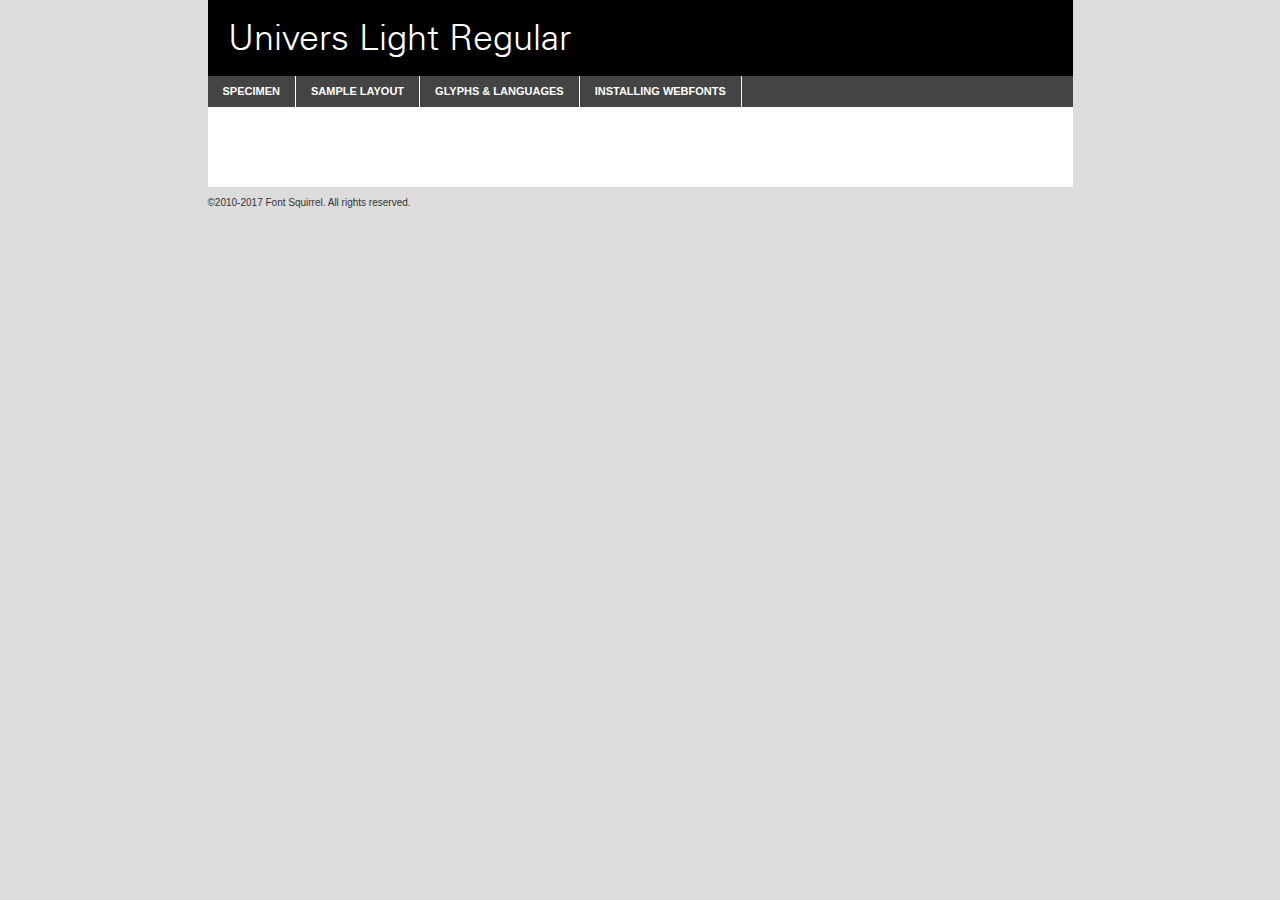
<file: univers-font/universlight-demo.html>
<!DOCTYPE html PUBLIC "-//W3C//DTD XHTML 1.0 Transitional//EN"
        "http://www.w3.org/TR/xhtml1/DTD/xhtml1-transitional.dtd">

<html xmlns="http://www.w3.org/1999/xhtml" xml:lang="en" lang="en">
<head>
    <meta http-equiv="Content-Type" content="text/html; charset=utf-8"/>
    <script src="http://ajax.googleapis.com/ajax/libs/jquery/1.7.2/jquery.min.js" type="text/javascript" charset="utf-8"></script>
    <script type="text/javascript">
		(function($) {
			$.fn.easyTabs = function(option) {
				var param = jQuery.extend({ fadeSpeed: 'fast', defaultContent: 1, activeClass: 'active' }, option);
				$(this).each(function() {
					var thisId = '#' + this.id;
					if ( param.defaultContent == '' )
					{
						param.defaultContent = 1;
					}
					if ( typeof param.defaultContent == 'number' )
					{
						var defaultTab = $(thisId + ' .tabs li:eq(' + (param.defaultContent - 1) + ') a').attr('href').substr(1);
					}
					else
					{
						var defaultTab = param.defaultContent;
					}
					$(thisId + ' .tabs li a').each(function() {
						var tabToHide = $(this).attr('href').substr(1);
						$('#' + tabToHide).addClass('easytabs-tab-content');
					});
					hideAll();
					changeContent(defaultTab);

					function hideAll() {$(thisId + ' .easytabs-tab-content').hide();}

					function changeContent(tabId)
					{
						hideAll();
						$(thisId + ' .tabs li').removeClass(param.activeClass);
						$(thisId + ' .tabs li a[href=#' + tabId + ']').closest('li').addClass(param.activeClass);
						if ( param.fadeSpeed != 'none' )
						{
							$(thisId + ' #' + tabId).fadeIn(param.fadeSpeed);
						}
						else
						{
							$(thisId + ' #' + tabId).show();
						}
					}

					$(thisId + ' .tabs li').click(function() {
						var tabId = $(this).find('a').attr('href').substr(1);
						changeContent(tabId);
						return false;
					});
				});
			}
		})(jQuery);
    </script>
    <link rel="stylesheet" href="specimen_files/specimen_stylesheet.css" type="text/css" charset="utf-8"/>
    <link rel="stylesheet" href="stylesheet.css" type="text/css" charset="utf-8"/>

    <style type="text/css">
        		body {
			font-family: 'universlight';
        		}

            </style>

    <title>Univers Light Regular Specimen</title>


    <script type="text/javascript" charset="utf-8">
		$(document).ready(function() {
			$('#container').easyTabs({ defaultContent: 1 });
		});
    </script>
</head>

<body>
<div id="container">
    <div id="header">
		Univers Light Regular    </div>
    <ul class="tabs">
        <li><a href="#specimen">Specimen</a></li>
        <li><a href="#layout">Sample Layout</a></li>
		        <li><a href="#glyphs">Glyphs &amp; Languages</a></li>
        <li><a href="#installing">Installing Webfonts</a></li>

    </ul>

    <div id="main_content">


        <div id="specimen">

            <div class="section">
                <div class="grid12 firstcol">
                    <div class="huge">AaBb</div>
                </div>
            </div>

            <div class="section">
                <div class="glyph_range">A&#x200B;B&#x200b;C&#x200b;D&#x200b;E&#x200b;F&#x200b;G&#x200b;H&#x200b;I&#x200b;J&#x200b;K&#x200b;L&#x200b;M&#x200b;N&#x200b;O&#x200b;P&#x200b;Q&#x200b;R&#x200b;S&#x200b;T&#x200b;U&#x200b;V&#x200b;W&#x200b;X&#x200b;Y&#x200b;Z&#x200b;a&#x200b;b&#x200b;c&#x200b;d&#x200b;e&#x200b;f&#x200b;g&#x200b;h&#x200b;i&#x200b;j&#x200b;k&#x200b;l&#x200b;m&#x200b;n&#x200b;o&#x200b;p&#x200b;q&#x200b;r&#x200b;s&#x200b;t&#x200b;u&#x200b;v&#x200b;w&#x200b;x&#x200b;y&#x200b;z&#x200b;1&#x200b;2&#x200b;3&#x200b;4&#x200b;5&#x200b;6&#x200b;7&#x200b;8&#x200b;9&#x200b;0&#x200b;&amp;&#x200b;.&#x200b;,&#x200b;?&#x200b;!&#x200b;&#64;&#x200b;(&#x200b;)&#x200b;#&#x200b;$&#x200b;%&#x200b;*&#x200b;+&#x200b;-&#x200b;=&#x200b;:&#x200b;;</div>
            </div>
            <div class="section">
                <div class="grid12 firstcol">
                    <table class="sample_table">
                        <tr>
                            <td>10</td>
                            <td class="size10">abcdefghijklmnopqrstuvwxyzABCDEFGHIJKLMNOPQRSTUVWXYZ0123456789abcdefghijklmnopqrstuvwxyzABCDEFGHIJKLMNOPQRSTUVWXYZ0123456789abcdefghijklmnopqrstuvwxyzABCDEFGHIJKLMNOPQRSTUVWXYZ</td>
                        </tr>
                        <tr>
                            <td>11</td>
                            <td class="size11">abcdefghijklmnopqrstuvwxyzABCDEFGHIJKLMNOPQRSTUVWXYZ0123456789abcdefghijklmnopqrstuvwxyzABCDEFGHIJKLMNOPQRSTUVWXYZ0123456789abcdefghijklmnopqrstuvwxyzABCDEFGHIJKLMNOPQRSTUVWXYZ</td>
                        </tr>
                        <tr>
                            <td>12</td>
                            <td class="size12">abcdefghijklmnopqrstuvwxyzABCDEFGHIJKLMNOPQRSTUVWXYZ0123456789abcdefghijklmnopqrstuvwxyzABCDEFGHIJKLMNOPQRSTUVWXYZ0123456789abcdefghijklmnopqrstuvwxyzABCDEFGHIJKLMNOPQRSTUVWXYZ</td>
                        </tr>
                        <tr>
                            <td>13</td>
                            <td class="size13">abcdefghijklmnopqrstuvwxyzABCDEFGHIJKLMNOPQRSTUVWXYZ0123456789abcdefghijklmnopqrstuvwxyzABCDEFGHIJKLMNOPQRSTUVWXYZ0123456789abcdefghijklmnopqrstuvwxyzABCDEFGHIJKLMNOPQRSTUVWXYZ</td>
                        </tr>
                        <tr>
                            <td>14</td>
                            <td class="size14">abcdefghijklmnopqrstuvwxyzABCDEFGHIJKLMNOPQRSTUVWXYZ0123456789abcdefghijklmnopqrstuvwxyzABCDEFGHIJKLMNOPQRSTUVWXYZ0123456789abcdefghijklmnopqrstuvwxyzABCDEFGHIJKLMNOPQRSTUVWXYZ</td>
                        </tr>
                        <tr>
                            <td>16</td>
                            <td class="size16">abcdefghijklmnopqrstuvwxyzABCDEFGHIJKLMNOPQRSTUVWXYZ0123456789abcdefghijklmnopqrstuvwxyzABCDEFGHIJKLMNOPQRSTUVWXYZ</td>
                        </tr>
                        <tr>
                            <td>18</td>
                            <td class="size18">abcdefghijklmnopqrstuvwxyzABCDEFGHIJKLMNOPQRSTUVWXYZ0123456789abcdefghijklmnopqrstuvwxyzABCDEFGHIJKLMNOPQRSTUVWXYZ</td>
                        </tr>
                        <tr>
                            <td>20</td>
                            <td class="size20">abcdefghijklmnopqrstuvwxyzABCDEFGHIJKLMNOPQRSTUVWXYZ0123456789abcdefghijklmnopqrstuvwxyzABCDEFGHIJKLMNOPQRSTUVWXYZ</td>
                        </tr>
                        <tr>
                            <td>24</td>
                            <td class="size24">abcdefghijklmnopqrstuvwxyzABCDEFGHIJKLMNOPQRSTUVWXYZ0123456789abcdefghijklmnopqrstuvwxyzABCDEFGHIJKLMNOPQRSTUVWXYZ</td>
                        </tr>
                        <tr>
                            <td>30</td>
                            <td class="size30">abcdefghijklmnopqrstuvwxyzABCDEFGHIJKLMNOPQRSTUVWXYZ0123456789abcdefghijklmnopqrstuvwxyzABCDEFGHIJKLMNOPQRSTUVWXYZ</td>
                        </tr>
                        <tr>
                            <td>36</td>
                            <td class="size36">abcdefghijklmnopqrstuvwxyzABCDEFGHIJKLMNOPQRSTUVWXYZ0123456789abcdefghijklmnopqrstuvwxyzABCDEFGHIJKLMNOPQRSTUVWXYZ</td>
                        </tr>
                        <tr>
                            <td>48</td>
                            <td class="size48">abcdefghijklmnopqrstuvwxyzABCDEFGHIJKLMNOPQRSTUVWXYZ0123456789abcdefghijklmnopqrstuvwxyzABCDEFGHIJKLMNOPQRSTUVWXYZ</td>
                        </tr>
                        <tr>
                            <td>60</td>
                            <td class="size60">abcdefghijklmnopqrstuvwxyzABCDEFGHIJKLMNOPQRSTUVWXYZ0123456789abcdefghijklmnopqrstuvwxyzABCDEFGHIJKLMNOPQRSTUVWXYZ</td>
                        </tr>
                        <tr>
                            <td>72</td>
                            <td class="size72">abcdefghijklmnopqrstuvwxyzABCDEFGHIJKLMNOPQRSTUVWXYZ0123456789abcdefghijklmnopqrstuvwxyzABCDEFGHIJKLMNOPQRSTUVWXYZ</td>
                        </tr>
                        <tr>
                            <td>90</td>
                            <td class="size90">abcdefghijklmnopqrstuvwxyzABCDEFGHIJKLMNOPQRSTUVWXYZ0123456789abcdefghijklmnopqrstuvwxyzABCDEFGHIJKLMNOPQRSTUVWXYZ</td>
                        </tr>
                    </table>

                </div>

            </div>


            <div class="section" id="bodycomparison">


                <div id="xheight">
                    <div class="fontbody">&#x25FC;&#x25FC;&#x25FC;&#x25FC;&#x25FC;&#x25FC;&#x25FC;&#x25FC;&#x25FC;&#x25FC;&#x25FC;&#x25FC;&#x25FC;&#x25FC;&#x25FC;&#x25FC;&#x25FC;&#x25FC;&#x25FC;&#x25FC;&#x25FC;&#x25FC;&#x25FC;&#x25FC;&#x25FC;&#x25FC;&#x25FC;&#x25FC;&#x25FC;&#x25FC;&#x25FC;&#x25FC;&#x25FC;&#x25FC;&#x25FC;&#x25FC;&#x25FC;&#x25FC;&#x25FC;&#x25FC;&#x25FC;&#x25FC;&#x25FC;&#x25FC;&#x25FC;&#x25FC;&#x25FC;&#x25FC;&#x25FC;&#x25FC;&#x25FC;&#x25FC;&#x25FC;&#x25FC;&#x25FC;&#x25FC;&#x25FC;&#x25FC;&#x25FC;&#x25FC;&#x25FC;&#x25FC;&#x25FC;&#x25FC;&#x25FC;&#x25FC;&#x25FC;&#x25FC;&#x25FC;&#x25FC;&#x25FC;&#x25FC;&#x25FC;&#x25FC;&#x25FC;&#x25FC;&#x25FC;&#x25FC;&#x25FC;&#x25FC;&#x25FC;&#x25FC;&#x25FC;&#x25FC;&#x25FC;&#x25FC;&#x25FC;&#x25FC;&#x25FC;&#x25FC;&#x25FC;&#x25FC;&#x25FC;&#x25FC;&#x25FC;&#x25FC;&#x25FC;&#x25FC;&#x25FC;body</div>
                    <div class="arialbody">body</div>
                    <div class="verdanabody">body</div>
                    <div class="georgiabody">body</div>
                </div>
                <div class="fontbody" style="z-index:1">
                    body<span>Univers Light Regular</span>
                </div>
                <div class="arialbody" style="z-index:1">
                    body<span>Arial</span>
                </div>
                <div class="verdanabody" style="z-index:1">
                    body<span>Verdana</span>
                </div>
                <div class="georgiabody" style="z-index:1">
                    body<span>Georgia</span>
                </div>


            </div>


            <div class="section psample psample_row1" id="">

                <div class="grid2 firstcol">
                    <p class="size10"><span>10.</span>Aenean lacinia bibendum nulla sed consectetur. Fusce dapibus, tellus ac cursus commodo, tortor mauris condimentum nibh, ut fermentum massa justo sit amet risus. Nullam id dolor id nibh ultricies vehicula ut id elit. Cum sociis natoque penatibus et magnis dis parturient montes, nascetur ridiculus mus. Nulla vitae elit libero, a pharetra augue.</p>

                </div>
                <div class="grid3">
                    <p class="size11"><span>11.</span>Aenean lacinia bibendum nulla sed consectetur. Fusce dapibus, tellus ac cursus commodo, tortor mauris condimentum nibh, ut fermentum massa justo sit amet risus. Nullam id dolor id nibh ultricies vehicula ut id elit. Cum sociis natoque penatibus et magnis dis parturient montes, nascetur ridiculus mus. Nulla vitae elit libero, a pharetra augue.</p>

                </div>
                <div class="grid3">
                    <p class="size12"><span>12.</span>Aenean lacinia bibendum nulla sed consectetur. Fusce dapibus, tellus ac cursus commodo, tortor mauris condimentum nibh, ut fermentum massa justo sit amet risus. Nullam id dolor id nibh ultricies vehicula ut id elit. Cum sociis natoque penatibus et magnis dis parturient montes, nascetur ridiculus mus. Nulla vitae elit libero, a pharetra augue.</p>

                </div>
                <div class="grid4">
                    <p class="size13"><span>13.</span>Aenean lacinia bibendum nulla sed consectetur. Fusce dapibus, tellus ac cursus commodo, tortor mauris condimentum nibh, ut fermentum massa justo sit amet risus. Nullam id dolor id nibh ultricies vehicula ut id elit. Cum sociis natoque penatibus et magnis dis parturient montes, nascetur ridiculus mus. Nulla vitae elit libero, a pharetra augue.</p>

                </div>
                <div class="white_blend"></div>

            </div>
            <div class="section psample psample_row2" id="">
                <div class="grid3 firstcol">
                    <p class="size14"><span>14.</span>Aenean lacinia bibendum nulla sed consectetur. Fusce dapibus, tellus ac cursus commodo, tortor mauris condimentum nibh, ut fermentum massa justo sit amet risus. Nullam id dolor id nibh ultricies vehicula ut id elit. Cum sociis natoque penatibus et magnis dis parturient montes, nascetur ridiculus mus. Nulla vitae elit libero, a pharetra augue.</p>

                </div>
                <div class="grid4">
                    <p class="size16"><span>16.</span>Aenean lacinia bibendum nulla sed consectetur. Fusce dapibus, tellus ac cursus commodo, tortor mauris condimentum nibh, ut fermentum massa justo sit amet risus. Nullam id dolor id nibh ultricies vehicula ut id elit. Cum sociis natoque penatibus et magnis dis parturient montes, nascetur ridiculus mus. Nulla vitae elit libero, a pharetra augue.</p>

                </div>
                <div class="grid5">
                    <p class="size18"><span>18.</span>Aenean lacinia bibendum nulla sed consectetur. Fusce dapibus, tellus ac cursus commodo, tortor mauris condimentum nibh, ut fermentum massa justo sit amet risus. Nullam id dolor id nibh ultricies vehicula ut id elit. Cum sociis natoque penatibus et magnis dis parturient montes, nascetur ridiculus mus. Nulla vitae elit libero, a pharetra augue.</p>

                </div>

                <div class="white_blend"></div>

            </div>

            <div class="section psample psample_row3" id="">
                <div class="grid5 firstcol">
                    <p class="size20"><span>20.</span>Aenean lacinia bibendum nulla sed consectetur. Fusce dapibus, tellus ac cursus commodo, tortor mauris condimentum nibh, ut fermentum massa justo sit amet risus. Nullam id dolor id nibh ultricies vehicula ut id elit. Cum sociis natoque penatibus et magnis dis parturient montes, nascetur ridiculus mus. Nulla vitae elit libero, a pharetra augue.</p>
                </div>
                <div class="grid7">
                    <p class="size24"><span>24.</span>Aenean lacinia bibendum nulla sed consectetur. Fusce dapibus, tellus ac cursus commodo, tortor mauris condimentum nibh, ut fermentum massa justo sit amet risus. Nullam id dolor id nibh ultricies vehicula ut id elit. Cum sociis natoque penatibus et magnis dis parturient montes, nascetur ridiculus mus. Nulla vitae elit libero, a pharetra augue.</p>
                </div>

                <div class="white_blend"></div>

            </div>

            <div class="section psample psample_row4" id="">
                <div class="grid12 firstcol">
                    <p class="size30"><span>30.</span>Aenean lacinia bibendum nulla sed consectetur. Fusce dapibus, tellus ac cursus commodo, tortor mauris condimentum nibh, ut fermentum massa justo sit amet risus. Nullam id dolor id nibh ultricies vehicula ut id elit. Cum sociis natoque penatibus et magnis dis parturient montes, nascetur ridiculus mus. Nulla vitae elit libero, a pharetra augue.</p>
                </div>
                <div class="white_blend"></div>

            </div>


            <div class="section psample psample_row1 fullreverse">
                <div class="grid2 firstcol">
                    <p class="size10"><span>10.</span>Aenean lacinia bibendum nulla sed consectetur. Fusce dapibus, tellus ac cursus commodo, tortor mauris condimentum nibh, ut fermentum massa justo sit amet risus. Nullam id dolor id nibh ultricies vehicula ut id elit. Cum sociis natoque penatibus et magnis dis parturient montes, nascetur ridiculus mus. Nulla vitae elit libero, a pharetra augue.</p>

                </div>
                <div class="grid3">
                    <p class="size11"><span>11.</span>Aenean lacinia bibendum nulla sed consectetur. Fusce dapibus, tellus ac cursus commodo, tortor mauris condimentum nibh, ut fermentum massa justo sit amet risus. Nullam id dolor id nibh ultricies vehicula ut id elit. Cum sociis natoque penatibus et magnis dis parturient montes, nascetur ridiculus mus. Nulla vitae elit libero, a pharetra augue.</p>

                </div>
                <div class="grid3">
                    <p class="size12"><span>12.</span>Aenean lacinia bibendum nulla sed consectetur. Fusce dapibus, tellus ac cursus commodo, tortor mauris condimentum nibh, ut fermentum massa justo sit amet risus. Nullam id dolor id nibh ultricies vehicula ut id elit. Cum sociis natoque penatibus et magnis dis parturient montes, nascetur ridiculus mus. Nulla vitae elit libero, a pharetra augue.</p>

                </div>
                <div class="grid4">
                    <p class="size13"><span>13.</span>Aenean lacinia bibendum nulla sed consectetur. Fusce dapibus, tellus ac cursus commodo, tortor mauris condimentum nibh, ut fermentum massa justo sit amet risus. Nullam id dolor id nibh ultricies vehicula ut id elit. Cum sociis natoque penatibus et magnis dis parturient montes, nascetur ridiculus mus. Nulla vitae elit libero, a pharetra augue.</p>

                </div>
                <div class="black_blend"></div>

            </div>

            <div class="section psample psample_row2 fullreverse">
                <div class="grid3 firstcol">
                    <p class="size14"><span>14.</span>Aenean lacinia bibendum nulla sed consectetur. Fusce dapibus, tellus ac cursus commodo, tortor mauris condimentum nibh, ut fermentum massa justo sit amet risus. Nullam id dolor id nibh ultricies vehicula ut id elit. Cum sociis natoque penatibus et magnis dis parturient montes, nascetur ridiculus mus. Nulla vitae elit libero, a pharetra augue.</p>

                </div>
                <div class="grid4">
                    <p class="size16"><span>16.</span>Aenean lacinia bibendum nulla sed consectetur. Fusce dapibus, tellus ac cursus commodo, tortor mauris condimentum nibh, ut fermentum massa justo sit amet risus. Nullam id dolor id nibh ultricies vehicula ut id elit. Cum sociis natoque penatibus et magnis dis parturient montes, nascetur ridiculus mus. Nulla vitae elit libero, a pharetra augue.</p>

                </div>
                <div class="grid5">
                    <p class="size18"><span>18.</span>Aenean lacinia bibendum nulla sed consectetur. Fusce dapibus, tellus ac cursus commodo, tortor mauris condimentum nibh, ut fermentum massa justo sit amet risus. Nullam id dolor id nibh ultricies vehicula ut id elit. Cum sociis natoque penatibus et magnis dis parturient montes, nascetur ridiculus mus. Nulla vitae elit libero, a pharetra augue.</p>

                </div>
                <div class="black_blend"></div>

            </div>

            <div class="section psample fullreverse psample_row3" id="">
                <div class="grid5 firstcol">
                    <p class="size20"><span>20.</span>Aenean lacinia bibendum nulla sed consectetur. Fusce dapibus, tellus ac cursus commodo, tortor mauris condimentum nibh, ut fermentum massa justo sit amet risus. Nullam id dolor id nibh ultricies vehicula ut id elit. Cum sociis natoque penatibus et magnis dis parturient montes, nascetur ridiculus mus. Nulla vitae elit libero, a pharetra augue.</p>
                </div>
                <div class="grid7">
                    <p class="size24"><span>24.</span>Aenean lacinia bibendum nulla sed consectetur. Fusce dapibus, tellus ac cursus commodo, tortor mauris condimentum nibh, ut fermentum massa justo sit amet risus. Nullam id dolor id nibh ultricies vehicula ut id elit. Cum sociis natoque penatibus et magnis dis parturient montes, nascetur ridiculus mus. Nulla vitae elit libero, a pharetra augue.</p>
                </div>

                <div class="black_blend"></div>

            </div>

            <div class="section psample fullreverse psample_row4" id="" style="border-bottom: 20px #000 solid;">
                <div class="grid12 firstcol">
                    <p class="size30"><span>30.</span>Aenean lacinia bibendum nulla sed consectetur. Fusce dapibus, tellus ac cursus commodo, tortor mauris condimentum nibh, ut fermentum massa justo sit amet risus. Nullam id dolor id nibh ultricies vehicula ut id elit. Cum sociis natoque penatibus et magnis dis parturient montes, nascetur ridiculus mus. Nulla vitae elit libero, a pharetra augue.</p>
                </div>
                <div class="black_blend"></div>

            </div>


        </div>

        <div id="layout">

            <div class="section">

                <div class="grid12 firstcol">
                    <h1>Lorem Ipsum Dolor</h1>
                    <h2>Etiam porta sem malesuada magna mollis euismod</h2>

                    <p class="byline">By <a href="#link">Aenean Lacinia</a></p>
                </div>
            </div>
            <div class="section">
                <div class="grid8 firstcol">
                    <p class="large">Donec sed odio dui. Morbi leo risus, porta ac consectetur ac, vestibulum at eros. Fusce dapibus, tellus ac cursus commodo, tortor mauris condimentum nibh, ut fermentum massa justo sit amet risus. </p>


                    <h3>Pellentesque ornare sem</h3>

                    <p>Maecenas sed diam eget risus varius blandit sit amet non magna. Maecenas faucibus mollis interdum. Donec ullamcorper nulla non metus auctor fringilla. Nullam id dolor id nibh ultricies vehicula ut id elit. Nullam id dolor id nibh ultricies vehicula ut id elit. </p>

                    <p>Aenean eu leo quam. Pellentesque ornare sem lacinia quam venenatis vestibulum. Lorem ipsum dolor sit amet, consectetur adipiscing elit. Cum sociis natoque penatibus et magnis dis parturient montes, nascetur ridiculus mus. </p>

                    <p>Nulla vitae elit libero, a pharetra augue. Praesent commodo cursus magna, vel scelerisque nisl consectetur et. Aenean lacinia bibendum nulla sed consectetur. </p>

                    <p>Nullam quis risus eget urna mollis ornare vel eu leo. Nullam quis risus eget urna mollis ornare vel eu leo. Maecenas sed diam eget risus varius blandit sit amet non magna. Donec ullamcorper nulla non metus auctor fringilla. </p>

                    <h3>Cras mattis consectetur</h3>

                    <p>Aenean eu leo quam. Pellentesque ornare sem lacinia quam venenatis vestibulum. Aenean lacinia bibendum nulla sed consectetur. Integer posuere erat a ante venenatis dapibus posuere velit aliquet. Cras mattis consectetur purus sit amet fermentum. </p>

                    <p>Nullam id dolor id nibh ultricies vehicula ut id elit. Nullam quis risus eget urna mollis ornare vel eu leo. Cras mattis consectetur purus sit amet fermentum.</p>
                </div>

                <div class="grid4 sidebar">

                    <div class="box reverse">
                        <p class="last">Nullam quis risus eget urna mollis ornare vel eu leo. Donec ullamcorper nulla non metus auctor fringilla. Cras mattis consectetur purus sit amet fermentum. Sed posuere consectetur est at lobortis. Lorem ipsum dolor sit amet, consectetur adipiscing elit. </p>
                    </div>

                    <p class="caption">Maecenas sed diam eget risus varius.</p>

                    <p>Vestibulum id ligula porta felis euismod semper. Integer posuere erat a ante venenatis dapibus posuere velit aliquet. Vestibulum id ligula porta felis euismod semper. Sed posuere consectetur est at lobortis. Maecenas sed diam eget risus varius blandit sit amet non magna. Fusce dapibus, tellus ac cursus commodo, tortor mauris condimentum nibh, ut fermentum massa justo sit amet risus. </p>


                    <p>Duis mollis, est non commodo luctus, nisi erat porttitor ligula, eget lacinia odio sem nec elit. Aenean lacinia bibendum nulla sed consectetur. Vivamus sagittis lacus vel augue laoreet rutrum faucibus dolor auctor. Aenean lacinia bibendum nulla sed consectetur. Nullam quis risus eget urna mollis ornare vel eu leo. </p>

                    <p>Praesent commodo cursus magna, vel scelerisque nisl consectetur et. Donec ullamcorper nulla non metus auctor fringilla. Maecenas faucibus mollis interdum. Fusce dapibus, tellus ac cursus commodo, tortor mauris condimentum nibh, ut fermentum massa justo sit amet risus. </p>

                </div>
            </div>

        </div>


		

        <div id="glyphs">
            <div class="section">
                <div class="grid12 firstcol">

                    <h1>Language Support</h1>
                    <p>The subset of Univers Light Regular in this kit supports the following languages:<br/>

						Albanian, Basque, Breton, Chamorro, Danish, Dutch, English, Faroese, Finnish, French, Frisian, Galician, German, Icelandic, Italian, Malagasy, Norwegian, Portuguese, Spanish, Alsatian, Aragonese, Arapaho, Arrernte, Asturian, Aymara, Bislama, Cebuano, Corsican, Fijian, French_creole, Genoese, Gilbertese, Greenlandic, Haitian_creole, Hiligaynon, Hmong, Hopi, Ibanag, Iloko_ilokano, Indonesian, Interglossa_glosa, Interlingua, Irish_gaelic, Jerriais, Lojban, Lombard, Luxembourgeois, Manx, Mohawk, Norfolk_pitcairnese, Occitan, Oromo, Pangasinan, Papiamento, Piedmontese, Potawatomi, Rhaeto-romance, Romansh, Rotokas, Sami_lule, Samoan, Sardinian, Scots_gaelic, Seychelles_creole, Shona, Sicilian, Somali, Southern_ndebele, Swahili, Swati_swazi, Tagalog_filipino_pilipino, Tetum, Tok_pisin, Uyghur_latinized, Volapuk, Walloon, Warlpiri, Xhosa, Yapese, Zulu, Latinbasic, Ubasic, Demo                    </p>
                    <h1>Glyph Chart</h1>
                    <p>The subset of Univers Light Regular in this kit includes all the glyphs listed below. Unicode entities are included above each glyph to help you insert individual characters into your layout.</p>
                    <div id="glyph_chart">

																				                                <div><p>&amp;#32;</p>&#32;</div>
																				                                <div><p>&amp;#33;</p>&#33;</div>
																				                                <div><p>&amp;#34;</p>&#34;</div>
																				                                <div><p>&amp;#35;</p>&#35;</div>
																				                                <div><p>&amp;#36;</p>&#36;</div>
																				                                <div><p>&amp;#37;</p>&#37;</div>
																				                                <div><p>&amp;#38;</p>&#38;</div>
																				                                <div><p>&amp;#39;</p>&#39;</div>
																				                                <div><p>&amp;#40;</p>&#40;</div>
																				                                <div><p>&amp;#41;</p>&#41;</div>
																				                                <div><p>&amp;#42;</p>&#42;</div>
																				                                <div><p>&amp;#43;</p>&#43;</div>
																				                                <div><p>&amp;#44;</p>&#44;</div>
																				                                <div><p>&amp;#45;</p>&#45;</div>
																				                                <div><p>&amp;#46;</p>&#46;</div>
																				                                <div><p>&amp;#47;</p>&#47;</div>
																				                                <div><p>&amp;#48;</p>&#48;</div>
																				                                <div><p>&amp;#49;</p>&#49;</div>
																				                                <div><p>&amp;#50;</p>&#50;</div>
																				                                <div><p>&amp;#51;</p>&#51;</div>
																				                                <div><p>&amp;#52;</p>&#52;</div>
																				                                <div><p>&amp;#53;</p>&#53;</div>
																				                                <div><p>&amp;#54;</p>&#54;</div>
																				                                <div><p>&amp;#55;</p>&#55;</div>
																				                                <div><p>&amp;#56;</p>&#56;</div>
																				                                <div><p>&amp;#57;</p>&#57;</div>
																				                                <div><p>&amp;#58;</p>&#58;</div>
																				                                <div><p>&amp;#59;</p>&#59;</div>
																				                                <div><p>&amp;#60;</p>&#60;</div>
																				                                <div><p>&amp;#61;</p>&#61;</div>
																				                                <div><p>&amp;#62;</p>&#62;</div>
																				                                <div><p>&amp;#63;</p>&#63;</div>
																				                                <div><p>&amp;#64;</p>&#64;</div>
																				                                <div><p>&amp;#65;</p>&#65;</div>
																				                                <div><p>&amp;#66;</p>&#66;</div>
																				                                <div><p>&amp;#67;</p>&#67;</div>
																				                                <div><p>&amp;#68;</p>&#68;</div>
																				                                <div><p>&amp;#69;</p>&#69;</div>
																				                                <div><p>&amp;#70;</p>&#70;</div>
																				                                <div><p>&amp;#71;</p>&#71;</div>
																				                                <div><p>&amp;#72;</p>&#72;</div>
																				                                <div><p>&amp;#73;</p>&#73;</div>
																				                                <div><p>&amp;#74;</p>&#74;</div>
																				                                <div><p>&amp;#75;</p>&#75;</div>
																				                                <div><p>&amp;#76;</p>&#76;</div>
																				                                <div><p>&amp;#77;</p>&#77;</div>
																				                                <div><p>&amp;#78;</p>&#78;</div>
																				                                <div><p>&amp;#79;</p>&#79;</div>
																				                                <div><p>&amp;#80;</p>&#80;</div>
																				                                <div><p>&amp;#81;</p>&#81;</div>
																				                                <div><p>&amp;#82;</p>&#82;</div>
																				                                <div><p>&amp;#83;</p>&#83;</div>
																				                                <div><p>&amp;#84;</p>&#84;</div>
																				                                <div><p>&amp;#85;</p>&#85;</div>
																				                                <div><p>&amp;#86;</p>&#86;</div>
																				                                <div><p>&amp;#87;</p>&#87;</div>
																				                                <div><p>&amp;#88;</p>&#88;</div>
																				                                <div><p>&amp;#89;</p>&#89;</div>
																				                                <div><p>&amp;#90;</p>&#90;</div>
																				                                <div><p>&amp;#91;</p>&#91;</div>
																				                                <div><p>&amp;#92;</p>&#92;</div>
																				                                <div><p>&amp;#93;</p>&#93;</div>
																				                                <div><p>&amp;#94;</p>&#94;</div>
																				                                <div><p>&amp;#95;</p>&#95;</div>
																				                                <div><p>&amp;#96;</p>&#96;</div>
																				                                <div><p>&amp;#97;</p>&#97;</div>
																				                                <div><p>&amp;#98;</p>&#98;</div>
																				                                <div><p>&amp;#99;</p>&#99;</div>
																				                                <div><p>&amp;#100;</p>&#100;</div>
																				                                <div><p>&amp;#101;</p>&#101;</div>
																				                                <div><p>&amp;#102;</p>&#102;</div>
																				                                <div><p>&amp;#103;</p>&#103;</div>
																				                                <div><p>&amp;#104;</p>&#104;</div>
																				                                <div><p>&amp;#105;</p>&#105;</div>
																				                                <div><p>&amp;#106;</p>&#106;</div>
																				                                <div><p>&amp;#107;</p>&#107;</div>
																				                                <div><p>&amp;#108;</p>&#108;</div>
																				                                <div><p>&amp;#109;</p>&#109;</div>
																				                                <div><p>&amp;#110;</p>&#110;</div>
																				                                <div><p>&amp;#111;</p>&#111;</div>
																				                                <div><p>&amp;#112;</p>&#112;</div>
																				                                <div><p>&amp;#113;</p>&#113;</div>
																				                                <div><p>&amp;#114;</p>&#114;</div>
																				                                <div><p>&amp;#115;</p>&#115;</div>
																				                                <div><p>&amp;#116;</p>&#116;</div>
																				                                <div><p>&amp;#117;</p>&#117;</div>
																				                                <div><p>&amp;#118;</p>&#118;</div>
																				                                <div><p>&amp;#119;</p>&#119;</div>
																				                                <div><p>&amp;#120;</p>&#120;</div>
																				                                <div><p>&amp;#121;</p>&#121;</div>
																				                                <div><p>&amp;#122;</p>&#122;</div>
																				                                <div><p>&amp;#123;</p>&#123;</div>
																				                                <div><p>&amp;#124;</p>&#124;</div>
																				                                <div><p>&amp;#125;</p>&#125;</div>
																				                                <div><p>&amp;#126;</p>&#126;</div>
																				                                <div><p>&amp;#160;</p>&#160;</div>
																				                                <div><p>&amp;#161;</p>&#161;</div>
																				                                <div><p>&amp;#162;</p>&#162;</div>
																				                                <div><p>&amp;#163;</p>&#163;</div>
																				                                <div><p>&amp;#164;</p>&#164;</div>
																				                                <div><p>&amp;#165;</p>&#165;</div>
																				                                <div><p>&amp;#166;</p>&#166;</div>
																				                                <div><p>&amp;#167;</p>&#167;</div>
																				                                <div><p>&amp;#168;</p>&#168;</div>
																				                                <div><p>&amp;#169;</p>&#169;</div>
																				                                <div><p>&amp;#170;</p>&#170;</div>
																				                                <div><p>&amp;#171;</p>&#171;</div>
																				                                <div><p>&amp;#172;</p>&#172;</div>
																				                                <div><p>&amp;#173;</p>&#173;</div>
																				                                <div><p>&amp;#174;</p>&#174;</div>
																				                                <div><p>&amp;#175;</p>&#175;</div>
																				                                <div><p>&amp;#176;</p>&#176;</div>
																				                                <div><p>&amp;#177;</p>&#177;</div>
																				                                <div><p>&amp;#178;</p>&#178;</div>
																				                                <div><p>&amp;#179;</p>&#179;</div>
																				                                <div><p>&amp;#180;</p>&#180;</div>
																				                                <div><p>&amp;#181;</p>&#181;</div>
																				                                <div><p>&amp;#182;</p>&#182;</div>
																				                                <div><p>&amp;#183;</p>&#183;</div>
																				                                <div><p>&amp;#184;</p>&#184;</div>
																				                                <div><p>&amp;#185;</p>&#185;</div>
																				                                <div><p>&amp;#186;</p>&#186;</div>
																				                                <div><p>&amp;#187;</p>&#187;</div>
																				                                <div><p>&amp;#188;</p>&#188;</div>
																				                                <div><p>&amp;#189;</p>&#189;</div>
																				                                <div><p>&amp;#190;</p>&#190;</div>
																				                                <div><p>&amp;#191;</p>&#191;</div>
																				                                <div><p>&amp;#192;</p>&#192;</div>
																				                                <div><p>&amp;#193;</p>&#193;</div>
																				                                <div><p>&amp;#194;</p>&#194;</div>
																				                                <div><p>&amp;#195;</p>&#195;</div>
																				                                <div><p>&amp;#196;</p>&#196;</div>
																				                                <div><p>&amp;#197;</p>&#197;</div>
																				                                <div><p>&amp;#198;</p>&#198;</div>
																				                                <div><p>&amp;#199;</p>&#199;</div>
																				                                <div><p>&amp;#200;</p>&#200;</div>
																				                                <div><p>&amp;#201;</p>&#201;</div>
																				                                <div><p>&amp;#202;</p>&#202;</div>
																				                                <div><p>&amp;#203;</p>&#203;</div>
																				                                <div><p>&amp;#204;</p>&#204;</div>
																				                                <div><p>&amp;#205;</p>&#205;</div>
																				                                <div><p>&amp;#206;</p>&#206;</div>
																				                                <div><p>&amp;#207;</p>&#207;</div>
																				                                <div><p>&amp;#208;</p>&#208;</div>
																				                                <div><p>&amp;#209;</p>&#209;</div>
																				                                <div><p>&amp;#210;</p>&#210;</div>
																				                                <div><p>&amp;#211;</p>&#211;</div>
																				                                <div><p>&amp;#212;</p>&#212;</div>
																				                                <div><p>&amp;#213;</p>&#213;</div>
																				                                <div><p>&amp;#214;</p>&#214;</div>
																				                                <div><p>&amp;#215;</p>&#215;</div>
																				                                <div><p>&amp;#216;</p>&#216;</div>
																				                                <div><p>&amp;#217;</p>&#217;</div>
																				                                <div><p>&amp;#218;</p>&#218;</div>
																				                                <div><p>&amp;#219;</p>&#219;</div>
																				                                <div><p>&amp;#220;</p>&#220;</div>
																				                                <div><p>&amp;#221;</p>&#221;</div>
																				                                <div><p>&amp;#222;</p>&#222;</div>
																				                                <div><p>&amp;#223;</p>&#223;</div>
																				                                <div><p>&amp;#224;</p>&#224;</div>
																				                                <div><p>&amp;#225;</p>&#225;</div>
																				                                <div><p>&amp;#226;</p>&#226;</div>
																				                                <div><p>&amp;#227;</p>&#227;</div>
																				                                <div><p>&amp;#228;</p>&#228;</div>
																				                                <div><p>&amp;#229;</p>&#229;</div>
																				                                <div><p>&amp;#230;</p>&#230;</div>
																				                                <div><p>&amp;#231;</p>&#231;</div>
																				                                <div><p>&amp;#232;</p>&#232;</div>
																				                                <div><p>&amp;#233;</p>&#233;</div>
																				                                <div><p>&amp;#234;</p>&#234;</div>
																				                                <div><p>&amp;#235;</p>&#235;</div>
																				                                <div><p>&amp;#236;</p>&#236;</div>
																				                                <div><p>&amp;#237;</p>&#237;</div>
																				                                <div><p>&amp;#238;</p>&#238;</div>
																				                                <div><p>&amp;#239;</p>&#239;</div>
																				                                <div><p>&amp;#240;</p>&#240;</div>
																				                                <div><p>&amp;#241;</p>&#241;</div>
																				                                <div><p>&amp;#242;</p>&#242;</div>
																				                                <div><p>&amp;#243;</p>&#243;</div>
																				                                <div><p>&amp;#244;</p>&#244;</div>
																				                                <div><p>&amp;#245;</p>&#245;</div>
																				                                <div><p>&amp;#246;</p>&#246;</div>
																				                                <div><p>&amp;#247;</p>&#247;</div>
																				                                <div><p>&amp;#248;</p>&#248;</div>
																				                                <div><p>&amp;#249;</p>&#249;</div>
																				                                <div><p>&amp;#250;</p>&#250;</div>
																				                                <div><p>&amp;#251;</p>&#251;</div>
																				                                <div><p>&amp;#252;</p>&#252;</div>
																				                                <div><p>&amp;#253;</p>&#253;</div>
																				                                <div><p>&amp;#254;</p>&#254;</div>
																				                                <div><p>&amp;#255;</p>&#255;</div>
																				                                <div><p>&amp;#338;</p>&#338;</div>
																				                                <div><p>&amp;#339;</p>&#339;</div>
																				                                <div><p>&amp;#376;</p>&#376;</div>
																				                                <div><p>&amp;#710;</p>&#710;</div>
																				                                <div><p>&amp;#732;</p>&#732;</div>
																				                                <div><p>&amp;#8192;</p>&#8192;</div>
																				                                <div><p>&amp;#8193;</p>&#8193;</div>
																				                                <div><p>&amp;#8194;</p>&#8194;</div>
																				                                <div><p>&amp;#8195;</p>&#8195;</div>
																				                                <div><p>&amp;#8196;</p>&#8196;</div>
																				                                <div><p>&amp;#8197;</p>&#8197;</div>
																				                                <div><p>&amp;#8198;</p>&#8198;</div>
																				                                <div><p>&amp;#8199;</p>&#8199;</div>
																				                                <div><p>&amp;#8200;</p>&#8200;</div>
																				                                <div><p>&amp;#8201;</p>&#8201;</div>
																				                                <div><p>&amp;#8202;</p>&#8202;</div>
																				                                <div><p>&amp;#8208;</p>&#8208;</div>
																				                                <div><p>&amp;#8209;</p>&#8209;</div>
																				                                <div><p>&amp;#8210;</p>&#8210;</div>
																				                                <div><p>&amp;#8211;</p>&#8211;</div>
																				                                <div><p>&amp;#8212;</p>&#8212;</div>
																				                                <div><p>&amp;#8216;</p>&#8216;</div>
																				                                <div><p>&amp;#8217;</p>&#8217;</div>
																				                                <div><p>&amp;#8218;</p>&#8218;</div>
																				                                <div><p>&amp;#8220;</p>&#8220;</div>
																				                                <div><p>&amp;#8221;</p>&#8221;</div>
																				                                <div><p>&amp;#8222;</p>&#8222;</div>
																				                                <div><p>&amp;#8226;</p>&#8226;</div>
																				                                <div><p>&amp;#8230;</p>&#8230;</div>
																				                                <div><p>&amp;#8239;</p>&#8239;</div>
																				                                <div><p>&amp;#8249;</p>&#8249;</div>
																				                                <div><p>&amp;#8250;</p>&#8250;</div>
																				                                <div><p>&amp;#8287;</p>&#8287;</div>
																				                                <div><p>&amp;#8364;</p>&#8364;</div>
																				                                <div><p>&amp;#8482;</p>&#8482;</div>
																				                                <div><p>&amp;#9724;</p>&#9724;</div>
																																																										                    </div>
                </div>


            </div>
        </div>


        <div id="specs">

        </div>

        <div id="installing">
            <div class="section">
                <div class="grid7 firstcol">
                    <h1>Installing Webfonts</h1>

                    <p>Webfonts are supported by all major browser platforms but not all in the same way. There are currently four different font formats that must be included in order to target all browsers. This includes TTF, WOFF, EOT and SVG.</p>

                    <h2>1. Upload your webfonts</h2>
                    <p>You must upload your webfont kit to your website. They should be in or near the same directory as your CSS files.</p>

                    <h2>2. Include the webfont stylesheet</h2>
                    <p>A special CSS @font-face declaration helps the various browsers select the appropriate font it needs without causing you a bunch of headaches. Learn more about this syntax by reading the <a href="https://www.fontspring.com/blog/further-hardening-of-the-bulletproof-syntax">Fontspring blog post</a> about it. The code for it is as follows:</p>


                    <code>
                        @font-face{
                        font-family: 'MyWebFont';
                        src: url('WebFont.eot');
                        src: url('WebFont.eot?#iefix') format('embedded-opentype'),
                        url('WebFont.woff') format('woff'),
                        url('WebFont.ttf') format('truetype'),
                        url('WebFont.svg#webfont') format('svg');
                        }
                    </code>

                    <p>We've already gone ahead and generated the code for you. All you have to do is link to the stylesheet in your HTML, like this:</p>
                    <code>&lt;link rel=&quot;stylesheet&quot; href=&quot;stylesheet.css&quot; type=&quot;text/css&quot; charset=&quot;utf-8&quot; /&gt;</code>

                    <h2>3. Modify your own stylesheet</h2>
                    <p>To take advantage of your new fonts, you must tell your stylesheet to use them. Look at the original @font-face declaration above and find the property called "font-family." The name linked there will be what you use to reference the font. Prepend that webfont name to the font stack in the "font-family" property, inside the selector you want to change. For example:</p>
                    <code>p { font-family: 'WebFont', Arial, sans-serif; }</code>

                    <h2>4. Test</h2>
                    <p>Getting webfonts to work cross-browser <em>can</em> be tricky. Use the information in the sidebar to help you if you find that fonts aren't loading in a particular browser.</p>
                </div>

                <div class="grid5 sidebar">
                    <div class="box">
                        <h2>Troubleshooting<br/>Font-Face Problems</h2>
                        <p>Having trouble getting your webfonts to load in your new website? Here are some tips to sort out what might be the problem.</p>

                        <h3>Fonts not showing in any browser</h3>

                        <p>This sounds like you need to work on the plumbing. You either did not upload the fonts to the correct directory, or you did not link the fonts properly in the CSS. If you've confirmed that all this is correct and you still have a problem, take a look at your .htaccess file and see if requests are getting intercepted.</p>

                        <h3>Fonts not loading in iPhone or iPad</h3>

                        <p>The most common problem here is that you are serving the fonts from an IIS server. IIS refuses to serve files that have unknown MIME types. If that is the case, you must set the MIME type for SVG to "image/svg+xml" in the server settings. Follow these instructions from Microsoft if you need help.</p>

                        <h3>Fonts not loading in Firefox</h3>

                        <p>The primary reason for this failure? You are still using a version Firefox older than 3.5. So upgrade already! If that isn't it, then you are very likely serving fonts from a different domain. Firefox requires that all font assets be served from the same domain. Lastly it is possible that you need to add WOFF to your list of MIME types (if you are serving via IIS.)</p>

                        <h3>Fonts not loading in IE</h3>

                        <p>Are you looking at Internet Explorer on an actual Windows machine or are you cheating by using a service like Adobe BrowserLab? Many of these screenshot services do not render @font-face for IE. Best to test it on a real machine.</p>

                        <h3>Fonts not loading in IE9</h3>

                        <p>IE9, like Firefox, requires that fonts be served from the same domain as the website. Make sure that is the case.</p>
                    </div>
                </div>
            </div>

        </div>

    </div>
    <div id="footer">
        <p>&copy;2010-2017 Font Squirrel. All rights reserved.</p>
    </div>
</div>
</body>
</html>
</file>
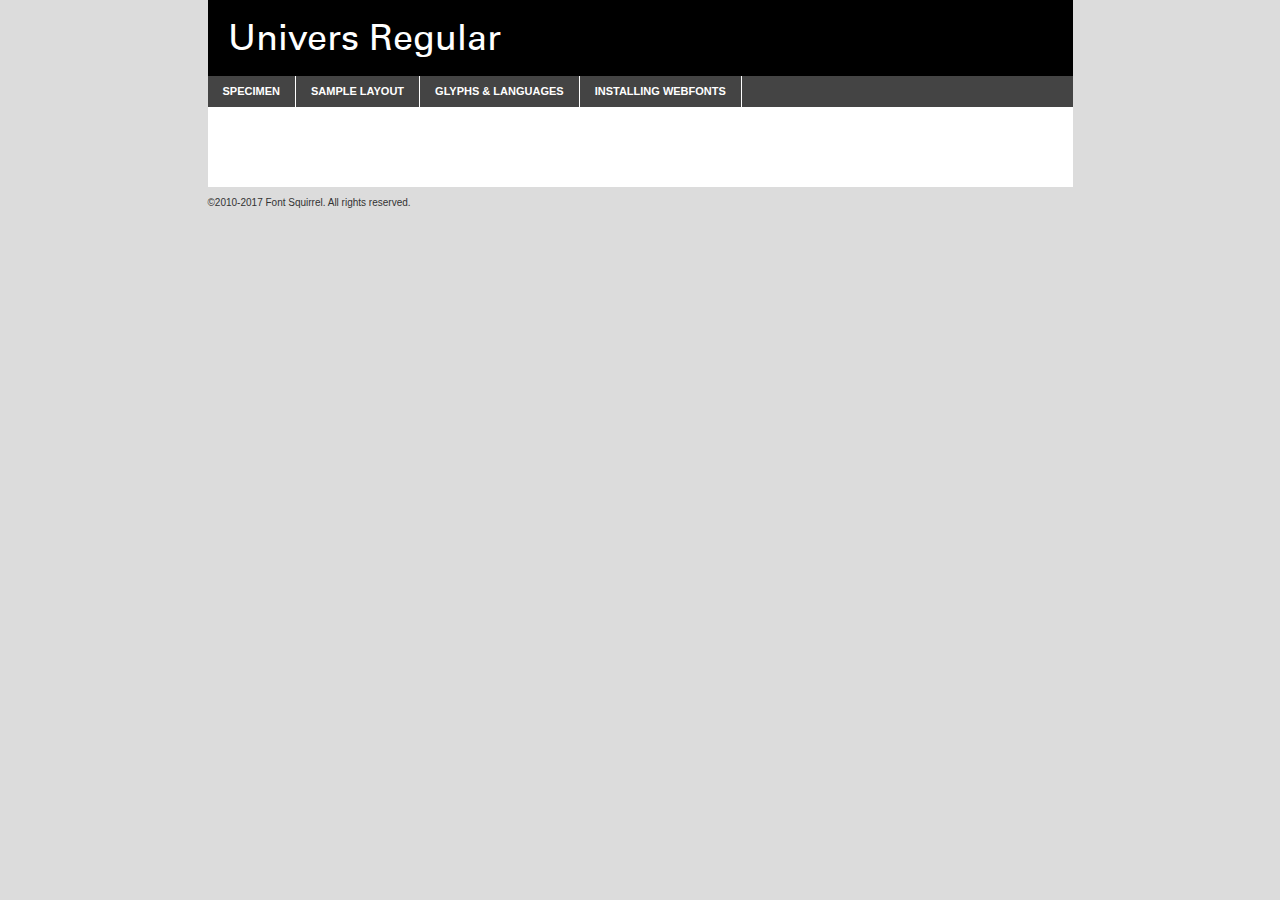
<file: univers-font/universregular-demo.html>
<!DOCTYPE html PUBLIC "-//W3C//DTD XHTML 1.0 Transitional//EN"
        "http://www.w3.org/TR/xhtml1/DTD/xhtml1-transitional.dtd">

<html xmlns="http://www.w3.org/1999/xhtml" xml:lang="en" lang="en">
<head>
    <meta http-equiv="Content-Type" content="text/html; charset=utf-8"/>
    <script src="http://ajax.googleapis.com/ajax/libs/jquery/1.7.2/jquery.min.js" type="text/javascript" charset="utf-8"></script>
    <script type="text/javascript">
		(function($) {
			$.fn.easyTabs = function(option) {
				var param = jQuery.extend({ fadeSpeed: 'fast', defaultContent: 1, activeClass: 'active' }, option);
				$(this).each(function() {
					var thisId = '#' + this.id;
					if ( param.defaultContent == '' )
					{
						param.defaultContent = 1;
					}
					if ( typeof param.defaultContent == 'number' )
					{
						var defaultTab = $(thisId + ' .tabs li:eq(' + (param.defaultContent - 1) + ') a').attr('href').substr(1);
					}
					else
					{
						var defaultTab = param.defaultContent;
					}
					$(thisId + ' .tabs li a').each(function() {
						var tabToHide = $(this).attr('href').substr(1);
						$('#' + tabToHide).addClass('easytabs-tab-content');
					});
					hideAll();
					changeContent(defaultTab);

					function hideAll() {$(thisId + ' .easytabs-tab-content').hide();}

					function changeContent(tabId)
					{
						hideAll();
						$(thisId + ' .tabs li').removeClass(param.activeClass);
						$(thisId + ' .tabs li a[href=#' + tabId + ']').closest('li').addClass(param.activeClass);
						if ( param.fadeSpeed != 'none' )
						{
							$(thisId + ' #' + tabId).fadeIn(param.fadeSpeed);
						}
						else
						{
							$(thisId + ' #' + tabId).show();
						}
					}

					$(thisId + ' .tabs li').click(function() {
						var tabId = $(this).find('a').attr('href').substr(1);
						changeContent(tabId);
						return false;
					});
				});
			}
		})(jQuery);
    </script>
    <link rel="stylesheet" href="specimen_files/specimen_stylesheet.css" type="text/css" charset="utf-8"/>
    <link rel="stylesheet" href="stylesheet.css" type="text/css" charset="utf-8"/>

    <style type="text/css">
        		body {
			font-family: 'universregular';
        		}

            </style>

    <title>Univers Regular Specimen</title>


    <script type="text/javascript" charset="utf-8">
		$(document).ready(function() {
			$('#container').easyTabs({ defaultContent: 1 });
		});
    </script>
</head>

<body>
<div id="container">
    <div id="header">
		Univers Regular    </div>
    <ul class="tabs">
        <li><a href="#specimen">Specimen</a></li>
        <li><a href="#layout">Sample Layout</a></li>
		        <li><a href="#glyphs">Glyphs &amp; Languages</a></li>
        <li><a href="#installing">Installing Webfonts</a></li>

    </ul>

    <div id="main_content">


        <div id="specimen">

            <div class="section">
                <div class="grid12 firstcol">
                    <div class="huge">AaBb</div>
                </div>
            </div>

            <div class="section">
                <div class="glyph_range">A&#x200B;B&#x200b;C&#x200b;D&#x200b;E&#x200b;F&#x200b;G&#x200b;H&#x200b;I&#x200b;J&#x200b;K&#x200b;L&#x200b;M&#x200b;N&#x200b;O&#x200b;P&#x200b;Q&#x200b;R&#x200b;S&#x200b;T&#x200b;U&#x200b;V&#x200b;W&#x200b;X&#x200b;Y&#x200b;Z&#x200b;a&#x200b;b&#x200b;c&#x200b;d&#x200b;e&#x200b;f&#x200b;g&#x200b;h&#x200b;i&#x200b;j&#x200b;k&#x200b;l&#x200b;m&#x200b;n&#x200b;o&#x200b;p&#x200b;q&#x200b;r&#x200b;s&#x200b;t&#x200b;u&#x200b;v&#x200b;w&#x200b;x&#x200b;y&#x200b;z&#x200b;1&#x200b;2&#x200b;3&#x200b;4&#x200b;5&#x200b;6&#x200b;7&#x200b;8&#x200b;9&#x200b;0&#x200b;&amp;&#x200b;.&#x200b;,&#x200b;?&#x200b;!&#x200b;&#64;&#x200b;(&#x200b;)&#x200b;#&#x200b;$&#x200b;%&#x200b;*&#x200b;+&#x200b;-&#x200b;=&#x200b;:&#x200b;;</div>
            </div>
            <div class="section">
                <div class="grid12 firstcol">
                    <table class="sample_table">
                        <tr>
                            <td>10</td>
                            <td class="size10">abcdefghijklmnopqrstuvwxyzABCDEFGHIJKLMNOPQRSTUVWXYZ0123456789abcdefghijklmnopqrstuvwxyzABCDEFGHIJKLMNOPQRSTUVWXYZ0123456789abcdefghijklmnopqrstuvwxyzABCDEFGHIJKLMNOPQRSTUVWXYZ</td>
                        </tr>
                        <tr>
                            <td>11</td>
                            <td class="size11">abcdefghijklmnopqrstuvwxyzABCDEFGHIJKLMNOPQRSTUVWXYZ0123456789abcdefghijklmnopqrstuvwxyzABCDEFGHIJKLMNOPQRSTUVWXYZ0123456789abcdefghijklmnopqrstuvwxyzABCDEFGHIJKLMNOPQRSTUVWXYZ</td>
                        </tr>
                        <tr>
                            <td>12</td>
                            <td class="size12">abcdefghijklmnopqrstuvwxyzABCDEFGHIJKLMNOPQRSTUVWXYZ0123456789abcdefghijklmnopqrstuvwxyzABCDEFGHIJKLMNOPQRSTUVWXYZ0123456789abcdefghijklmnopqrstuvwxyzABCDEFGHIJKLMNOPQRSTUVWXYZ</td>
                        </tr>
                        <tr>
                            <td>13</td>
                            <td class="size13">abcdefghijklmnopqrstuvwxyzABCDEFGHIJKLMNOPQRSTUVWXYZ0123456789abcdefghijklmnopqrstuvwxyzABCDEFGHIJKLMNOPQRSTUVWXYZ0123456789abcdefghijklmnopqrstuvwxyzABCDEFGHIJKLMNOPQRSTUVWXYZ</td>
                        </tr>
                        <tr>
                            <td>14</td>
                            <td class="size14">abcdefghijklmnopqrstuvwxyzABCDEFGHIJKLMNOPQRSTUVWXYZ0123456789abcdefghijklmnopqrstuvwxyzABCDEFGHIJKLMNOPQRSTUVWXYZ0123456789abcdefghijklmnopqrstuvwxyzABCDEFGHIJKLMNOPQRSTUVWXYZ</td>
                        </tr>
                        <tr>
                            <td>16</td>
                            <td class="size16">abcdefghijklmnopqrstuvwxyzABCDEFGHIJKLMNOPQRSTUVWXYZ0123456789abcdefghijklmnopqrstuvwxyzABCDEFGHIJKLMNOPQRSTUVWXYZ</td>
                        </tr>
                        <tr>
                            <td>18</td>
                            <td class="size18">abcdefghijklmnopqrstuvwxyzABCDEFGHIJKLMNOPQRSTUVWXYZ0123456789abcdefghijklmnopqrstuvwxyzABCDEFGHIJKLMNOPQRSTUVWXYZ</td>
                        </tr>
                        <tr>
                            <td>20</td>
                            <td class="size20">abcdefghijklmnopqrstuvwxyzABCDEFGHIJKLMNOPQRSTUVWXYZ0123456789abcdefghijklmnopqrstuvwxyzABCDEFGHIJKLMNOPQRSTUVWXYZ</td>
                        </tr>
                        <tr>
                            <td>24</td>
                            <td class="size24">abcdefghijklmnopqrstuvwxyzABCDEFGHIJKLMNOPQRSTUVWXYZ0123456789abcdefghijklmnopqrstuvwxyzABCDEFGHIJKLMNOPQRSTUVWXYZ</td>
                        </tr>
                        <tr>
                            <td>30</td>
                            <td class="size30">abcdefghijklmnopqrstuvwxyzABCDEFGHIJKLMNOPQRSTUVWXYZ0123456789abcdefghijklmnopqrstuvwxyzABCDEFGHIJKLMNOPQRSTUVWXYZ</td>
                        </tr>
                        <tr>
                            <td>36</td>
                            <td class="size36">abcdefghijklmnopqrstuvwxyzABCDEFGHIJKLMNOPQRSTUVWXYZ0123456789abcdefghijklmnopqrstuvwxyzABCDEFGHIJKLMNOPQRSTUVWXYZ</td>
                        </tr>
                        <tr>
                            <td>48</td>
                            <td class="size48">abcdefghijklmnopqrstuvwxyzABCDEFGHIJKLMNOPQRSTUVWXYZ0123456789abcdefghijklmnopqrstuvwxyzABCDEFGHIJKLMNOPQRSTUVWXYZ</td>
                        </tr>
                        <tr>
                            <td>60</td>
                            <td class="size60">abcdefghijklmnopqrstuvwxyzABCDEFGHIJKLMNOPQRSTUVWXYZ0123456789abcdefghijklmnopqrstuvwxyzABCDEFGHIJKLMNOPQRSTUVWXYZ</td>
                        </tr>
                        <tr>
                            <td>72</td>
                            <td class="size72">abcdefghijklmnopqrstuvwxyzABCDEFGHIJKLMNOPQRSTUVWXYZ0123456789abcdefghijklmnopqrstuvwxyzABCDEFGHIJKLMNOPQRSTUVWXYZ</td>
                        </tr>
                        <tr>
                            <td>90</td>
                            <td class="size90">abcdefghijklmnopqrstuvwxyzABCDEFGHIJKLMNOPQRSTUVWXYZ0123456789abcdefghijklmnopqrstuvwxyzABCDEFGHIJKLMNOPQRSTUVWXYZ</td>
                        </tr>
                    </table>

                </div>

            </div>


            <div class="section" id="bodycomparison">


                <div id="xheight">
                    <div class="fontbody">&#x25FC;&#x25FC;&#x25FC;&#x25FC;&#x25FC;&#x25FC;&#x25FC;&#x25FC;&#x25FC;&#x25FC;&#x25FC;&#x25FC;&#x25FC;&#x25FC;&#x25FC;&#x25FC;&#x25FC;&#x25FC;&#x25FC;&#x25FC;&#x25FC;&#x25FC;&#x25FC;&#x25FC;&#x25FC;&#x25FC;&#x25FC;&#x25FC;&#x25FC;&#x25FC;&#x25FC;&#x25FC;&#x25FC;&#x25FC;&#x25FC;&#x25FC;&#x25FC;&#x25FC;&#x25FC;&#x25FC;&#x25FC;&#x25FC;&#x25FC;&#x25FC;&#x25FC;&#x25FC;&#x25FC;&#x25FC;&#x25FC;&#x25FC;&#x25FC;&#x25FC;&#x25FC;&#x25FC;&#x25FC;&#x25FC;&#x25FC;&#x25FC;&#x25FC;&#x25FC;&#x25FC;&#x25FC;&#x25FC;&#x25FC;&#x25FC;&#x25FC;&#x25FC;&#x25FC;&#x25FC;&#x25FC;&#x25FC;&#x25FC;&#x25FC;&#x25FC;&#x25FC;&#x25FC;&#x25FC;&#x25FC;&#x25FC;&#x25FC;&#x25FC;&#x25FC;&#x25FC;&#x25FC;&#x25FC;&#x25FC;&#x25FC;&#x25FC;&#x25FC;&#x25FC;&#x25FC;&#x25FC;&#x25FC;&#x25FC;&#x25FC;&#x25FC;&#x25FC;&#x25FC;&#x25FC;body</div>
                    <div class="arialbody">body</div>
                    <div class="verdanabody">body</div>
                    <div class="georgiabody">body</div>
                </div>
                <div class="fontbody" style="z-index:1">
                    body<span>Univers Regular</span>
                </div>
                <div class="arialbody" style="z-index:1">
                    body<span>Arial</span>
                </div>
                <div class="verdanabody" style="z-index:1">
                    body<span>Verdana</span>
                </div>
                <div class="georgiabody" style="z-index:1">
                    body<span>Georgia</span>
                </div>


            </div>


            <div class="section psample psample_row1" id="">

                <div class="grid2 firstcol">
                    <p class="size10"><span>10.</span>Aenean lacinia bibendum nulla sed consectetur. Fusce dapibus, tellus ac cursus commodo, tortor mauris condimentum nibh, ut fermentum massa justo sit amet risus. Nullam id dolor id nibh ultricies vehicula ut id elit. Cum sociis natoque penatibus et magnis dis parturient montes, nascetur ridiculus mus. Nulla vitae elit libero, a pharetra augue.</p>

                </div>
                <div class="grid3">
                    <p class="size11"><span>11.</span>Aenean lacinia bibendum nulla sed consectetur. Fusce dapibus, tellus ac cursus commodo, tortor mauris condimentum nibh, ut fermentum massa justo sit amet risus. Nullam id dolor id nibh ultricies vehicula ut id elit. Cum sociis natoque penatibus et magnis dis parturient montes, nascetur ridiculus mus. Nulla vitae elit libero, a pharetra augue.</p>

                </div>
                <div class="grid3">
                    <p class="size12"><span>12.</span>Aenean lacinia bibendum nulla sed consectetur. Fusce dapibus, tellus ac cursus commodo, tortor mauris condimentum nibh, ut fermentum massa justo sit amet risus. Nullam id dolor id nibh ultricies vehicula ut id elit. Cum sociis natoque penatibus et magnis dis parturient montes, nascetur ridiculus mus. Nulla vitae elit libero, a pharetra augue.</p>

                </div>
                <div class="grid4">
                    <p class="size13"><span>13.</span>Aenean lacinia bibendum nulla sed consectetur. Fusce dapibus, tellus ac cursus commodo, tortor mauris condimentum nibh, ut fermentum massa justo sit amet risus. Nullam id dolor id nibh ultricies vehicula ut id elit. Cum sociis natoque penatibus et magnis dis parturient montes, nascetur ridiculus mus. Nulla vitae elit libero, a pharetra augue.</p>

                </div>
                <div class="white_blend"></div>

            </div>
            <div class="section psample psample_row2" id="">
                <div class="grid3 firstcol">
                    <p class="size14"><span>14.</span>Aenean lacinia bibendum nulla sed consectetur. Fusce dapibus, tellus ac cursus commodo, tortor mauris condimentum nibh, ut fermentum massa justo sit amet risus. Nullam id dolor id nibh ultricies vehicula ut id elit. Cum sociis natoque penatibus et magnis dis parturient montes, nascetur ridiculus mus. Nulla vitae elit libero, a pharetra augue.</p>

                </div>
                <div class="grid4">
                    <p class="size16"><span>16.</span>Aenean lacinia bibendum nulla sed consectetur. Fusce dapibus, tellus ac cursus commodo, tortor mauris condimentum nibh, ut fermentum massa justo sit amet risus. Nullam id dolor id nibh ultricies vehicula ut id elit. Cum sociis natoque penatibus et magnis dis parturient montes, nascetur ridiculus mus. Nulla vitae elit libero, a pharetra augue.</p>

                </div>
                <div class="grid5">
                    <p class="size18"><span>18.</span>Aenean lacinia bibendum nulla sed consectetur. Fusce dapibus, tellus ac cursus commodo, tortor mauris condimentum nibh, ut fermentum massa justo sit amet risus. Nullam id dolor id nibh ultricies vehicula ut id elit. Cum sociis natoque penatibus et magnis dis parturient montes, nascetur ridiculus mus. Nulla vitae elit libero, a pharetra augue.</p>

                </div>

                <div class="white_blend"></div>

            </div>

            <div class="section psample psample_row3" id="">
                <div class="grid5 firstcol">
                    <p class="size20"><span>20.</span>Aenean lacinia bibendum nulla sed consectetur. Fusce dapibus, tellus ac cursus commodo, tortor mauris condimentum nibh, ut fermentum massa justo sit amet risus. Nullam id dolor id nibh ultricies vehicula ut id elit. Cum sociis natoque penatibus et magnis dis parturient montes, nascetur ridiculus mus. Nulla vitae elit libero, a pharetra augue.</p>
                </div>
                <div class="grid7">
                    <p class="size24"><span>24.</span>Aenean lacinia bibendum nulla sed consectetur. Fusce dapibus, tellus ac cursus commodo, tortor mauris condimentum nibh, ut fermentum massa justo sit amet risus. Nullam id dolor id nibh ultricies vehicula ut id elit. Cum sociis natoque penatibus et magnis dis parturient montes, nascetur ridiculus mus. Nulla vitae elit libero, a pharetra augue.</p>
                </div>

                <div class="white_blend"></div>

            </div>

            <div class="section psample psample_row4" id="">
                <div class="grid12 firstcol">
                    <p class="size30"><span>30.</span>Aenean lacinia bibendum nulla sed consectetur. Fusce dapibus, tellus ac cursus commodo, tortor mauris condimentum nibh, ut fermentum massa justo sit amet risus. Nullam id dolor id nibh ultricies vehicula ut id elit. Cum sociis natoque penatibus et magnis dis parturient montes, nascetur ridiculus mus. Nulla vitae elit libero, a pharetra augue.</p>
                </div>
                <div class="white_blend"></div>

            </div>


            <div class="section psample psample_row1 fullreverse">
                <div class="grid2 firstcol">
                    <p class="size10"><span>10.</span>Aenean lacinia bibendum nulla sed consectetur. Fusce dapibus, tellus ac cursus commodo, tortor mauris condimentum nibh, ut fermentum massa justo sit amet risus. Nullam id dolor id nibh ultricies vehicula ut id elit. Cum sociis natoque penatibus et magnis dis parturient montes, nascetur ridiculus mus. Nulla vitae elit libero, a pharetra augue.</p>

                </div>
                <div class="grid3">
                    <p class="size11"><span>11.</span>Aenean lacinia bibendum nulla sed consectetur. Fusce dapibus, tellus ac cursus commodo, tortor mauris condimentum nibh, ut fermentum massa justo sit amet risus. Nullam id dolor id nibh ultricies vehicula ut id elit. Cum sociis natoque penatibus et magnis dis parturient montes, nascetur ridiculus mus. Nulla vitae elit libero, a pharetra augue.</p>

                </div>
                <div class="grid3">
                    <p class="size12"><span>12.</span>Aenean lacinia bibendum nulla sed consectetur. Fusce dapibus, tellus ac cursus commodo, tortor mauris condimentum nibh, ut fermentum massa justo sit amet risus. Nullam id dolor id nibh ultricies vehicula ut id elit. Cum sociis natoque penatibus et magnis dis parturient montes, nascetur ridiculus mus. Nulla vitae elit libero, a pharetra augue.</p>

                </div>
                <div class="grid4">
                    <p class="size13"><span>13.</span>Aenean lacinia bibendum nulla sed consectetur. Fusce dapibus, tellus ac cursus commodo, tortor mauris condimentum nibh, ut fermentum massa justo sit amet risus. Nullam id dolor id nibh ultricies vehicula ut id elit. Cum sociis natoque penatibus et magnis dis parturient montes, nascetur ridiculus mus. Nulla vitae elit libero, a pharetra augue.</p>

                </div>
                <div class="black_blend"></div>

            </div>

            <div class="section psample psample_row2 fullreverse">
                <div class="grid3 firstcol">
                    <p class="size14"><span>14.</span>Aenean lacinia bibendum nulla sed consectetur. Fusce dapibus, tellus ac cursus commodo, tortor mauris condimentum nibh, ut fermentum massa justo sit amet risus. Nullam id dolor id nibh ultricies vehicula ut id elit. Cum sociis natoque penatibus et magnis dis parturient montes, nascetur ridiculus mus. Nulla vitae elit libero, a pharetra augue.</p>

                </div>
                <div class="grid4">
                    <p class="size16"><span>16.</span>Aenean lacinia bibendum nulla sed consectetur. Fusce dapibus, tellus ac cursus commodo, tortor mauris condimentum nibh, ut fermentum massa justo sit amet risus. Nullam id dolor id nibh ultricies vehicula ut id elit. Cum sociis natoque penatibus et magnis dis parturient montes, nascetur ridiculus mus. Nulla vitae elit libero, a pharetra augue.</p>

                </div>
                <div class="grid5">
                    <p class="size18"><span>18.</span>Aenean lacinia bibendum nulla sed consectetur. Fusce dapibus, tellus ac cursus commodo, tortor mauris condimentum nibh, ut fermentum massa justo sit amet risus. Nullam id dolor id nibh ultricies vehicula ut id elit. Cum sociis natoque penatibus et magnis dis parturient montes, nascetur ridiculus mus. Nulla vitae elit libero, a pharetra augue.</p>

                </div>
                <div class="black_blend"></div>

            </div>

            <div class="section psample fullreverse psample_row3" id="">
                <div class="grid5 firstcol">
                    <p class="size20"><span>20.</span>Aenean lacinia bibendum nulla sed consectetur. Fusce dapibus, tellus ac cursus commodo, tortor mauris condimentum nibh, ut fermentum massa justo sit amet risus. Nullam id dolor id nibh ultricies vehicula ut id elit. Cum sociis natoque penatibus et magnis dis parturient montes, nascetur ridiculus mus. Nulla vitae elit libero, a pharetra augue.</p>
                </div>
                <div class="grid7">
                    <p class="size24"><span>24.</span>Aenean lacinia bibendum nulla sed consectetur. Fusce dapibus, tellus ac cursus commodo, tortor mauris condimentum nibh, ut fermentum massa justo sit amet risus. Nullam id dolor id nibh ultricies vehicula ut id elit. Cum sociis natoque penatibus et magnis dis parturient montes, nascetur ridiculus mus. Nulla vitae elit libero, a pharetra augue.</p>
                </div>

                <div class="black_blend"></div>

            </div>

            <div class="section psample fullreverse psample_row4" id="" style="border-bottom: 20px #000 solid;">
                <div class="grid12 firstcol">
                    <p class="size30"><span>30.</span>Aenean lacinia bibendum nulla sed consectetur. Fusce dapibus, tellus ac cursus commodo, tortor mauris condimentum nibh, ut fermentum massa justo sit amet risus. Nullam id dolor id nibh ultricies vehicula ut id elit. Cum sociis natoque penatibus et magnis dis parturient montes, nascetur ridiculus mus. Nulla vitae elit libero, a pharetra augue.</p>
                </div>
                <div class="black_blend"></div>

            </div>


        </div>

        <div id="layout">

            <div class="section">

                <div class="grid12 firstcol">
                    <h1>Lorem Ipsum Dolor</h1>
                    <h2>Etiam porta sem malesuada magna mollis euismod</h2>

                    <p class="byline">By <a href="#link">Aenean Lacinia</a></p>
                </div>
            </div>
            <div class="section">
                <div class="grid8 firstcol">
                    <p class="large">Donec sed odio dui. Morbi leo risus, porta ac consectetur ac, vestibulum at eros. Fusce dapibus, tellus ac cursus commodo, tortor mauris condimentum nibh, ut fermentum massa justo sit amet risus. </p>


                    <h3>Pellentesque ornare sem</h3>

                    <p>Maecenas sed diam eget risus varius blandit sit amet non magna. Maecenas faucibus mollis interdum. Donec ullamcorper nulla non metus auctor fringilla. Nullam id dolor id nibh ultricies vehicula ut id elit. Nullam id dolor id nibh ultricies vehicula ut id elit. </p>

                    <p>Aenean eu leo quam. Pellentesque ornare sem lacinia quam venenatis vestibulum. Lorem ipsum dolor sit amet, consectetur adipiscing elit. Cum sociis natoque penatibus et magnis dis parturient montes, nascetur ridiculus mus. </p>

                    <p>Nulla vitae elit libero, a pharetra augue. Praesent commodo cursus magna, vel scelerisque nisl consectetur et. Aenean lacinia bibendum nulla sed consectetur. </p>

                    <p>Nullam quis risus eget urna mollis ornare vel eu leo. Nullam quis risus eget urna mollis ornare vel eu leo. Maecenas sed diam eget risus varius blandit sit amet non magna. Donec ullamcorper nulla non metus auctor fringilla. </p>

                    <h3>Cras mattis consectetur</h3>

                    <p>Aenean eu leo quam. Pellentesque ornare sem lacinia quam venenatis vestibulum. Aenean lacinia bibendum nulla sed consectetur. Integer posuere erat a ante venenatis dapibus posuere velit aliquet. Cras mattis consectetur purus sit amet fermentum. </p>

                    <p>Nullam id dolor id nibh ultricies vehicula ut id elit. Nullam quis risus eget urna mollis ornare vel eu leo. Cras mattis consectetur purus sit amet fermentum.</p>
                </div>

                <div class="grid4 sidebar">

                    <div class="box reverse">
                        <p class="last">Nullam quis risus eget urna mollis ornare vel eu leo. Donec ullamcorper nulla non metus auctor fringilla. Cras mattis consectetur purus sit amet fermentum. Sed posuere consectetur est at lobortis. Lorem ipsum dolor sit amet, consectetur adipiscing elit. </p>
                    </div>

                    <p class="caption">Maecenas sed diam eget risus varius.</p>

                    <p>Vestibulum id ligula porta felis euismod semper. Integer posuere erat a ante venenatis dapibus posuere velit aliquet. Vestibulum id ligula porta felis euismod semper. Sed posuere consectetur est at lobortis. Maecenas sed diam eget risus varius blandit sit amet non magna. Fusce dapibus, tellus ac cursus commodo, tortor mauris condimentum nibh, ut fermentum massa justo sit amet risus. </p>


                    <p>Duis mollis, est non commodo luctus, nisi erat porttitor ligula, eget lacinia odio sem nec elit. Aenean lacinia bibendum nulla sed consectetur. Vivamus sagittis lacus vel augue laoreet rutrum faucibus dolor auctor. Aenean lacinia bibendum nulla sed consectetur. Nullam quis risus eget urna mollis ornare vel eu leo. </p>

                    <p>Praesent commodo cursus magna, vel scelerisque nisl consectetur et. Donec ullamcorper nulla non metus auctor fringilla. Maecenas faucibus mollis interdum. Fusce dapibus, tellus ac cursus commodo, tortor mauris condimentum nibh, ut fermentum massa justo sit amet risus. </p>

                </div>
            </div>

        </div>


		

        <div id="glyphs">
            <div class="section">
                <div class="grid12 firstcol">

                    <h1>Language Support</h1>
                    <p>The subset of Univers Regular in this kit supports the following languages:<br/>

						Albanian, Basque, Breton, Chamorro, Danish, Dutch, English, Faroese, Finnish, French, Frisian, Galician, German, Icelandic, Italian, Malagasy, Norwegian, Portuguese, Spanish, Alsatian, Aragonese, Arapaho, Arrernte, Asturian, Aymara, Bislama, Cebuano, Corsican, Fijian, French_creole, Genoese, Gilbertese, Greenlandic, Haitian_creole, Hiligaynon, Hmong, Hopi, Ibanag, Iloko_ilokano, Indonesian, Interglossa_glosa, Interlingua, Irish_gaelic, Jerriais, Lojban, Lombard, Luxembourgeois, Manx, Mohawk, Norfolk_pitcairnese, Occitan, Oromo, Pangasinan, Papiamento, Piedmontese, Potawatomi, Rhaeto-romance, Romansh, Rotokas, Sami_lule, Samoan, Sardinian, Scots_gaelic, Seychelles_creole, Shona, Sicilian, Somali, Southern_ndebele, Swahili, Swati_swazi, Tagalog_filipino_pilipino, Tetum, Tok_pisin, Uyghur_latinized, Volapuk, Walloon, Warlpiri, Xhosa, Yapese, Zulu, Latinbasic, Ubasic, Demo                    </p>
                    <h1>Glyph Chart</h1>
                    <p>The subset of Univers Regular in this kit includes all the glyphs listed below. Unicode entities are included above each glyph to help you insert individual characters into your layout.</p>
                    <div id="glyph_chart">

																				                                <div><p>&amp;#32;</p>&#32;</div>
																				                                <div><p>&amp;#33;</p>&#33;</div>
																				                                <div><p>&amp;#34;</p>&#34;</div>
																				                                <div><p>&amp;#35;</p>&#35;</div>
																				                                <div><p>&amp;#36;</p>&#36;</div>
																				                                <div><p>&amp;#37;</p>&#37;</div>
																				                                <div><p>&amp;#38;</p>&#38;</div>
																				                                <div><p>&amp;#39;</p>&#39;</div>
																				                                <div><p>&amp;#40;</p>&#40;</div>
																				                                <div><p>&amp;#41;</p>&#41;</div>
																				                                <div><p>&amp;#42;</p>&#42;</div>
																				                                <div><p>&amp;#43;</p>&#43;</div>
																				                                <div><p>&amp;#44;</p>&#44;</div>
																				                                <div><p>&amp;#45;</p>&#45;</div>
																				                                <div><p>&amp;#46;</p>&#46;</div>
																				                                <div><p>&amp;#47;</p>&#47;</div>
																				                                <div><p>&amp;#48;</p>&#48;</div>
																				                                <div><p>&amp;#49;</p>&#49;</div>
																				                                <div><p>&amp;#50;</p>&#50;</div>
																				                                <div><p>&amp;#51;</p>&#51;</div>
																				                                <div><p>&amp;#52;</p>&#52;</div>
																				                                <div><p>&amp;#53;</p>&#53;</div>
																				                                <div><p>&amp;#54;</p>&#54;</div>
																				                                <div><p>&amp;#55;</p>&#55;</div>
																				                                <div><p>&amp;#56;</p>&#56;</div>
																				                                <div><p>&amp;#57;</p>&#57;</div>
																				                                <div><p>&amp;#58;</p>&#58;</div>
																				                                <div><p>&amp;#59;</p>&#59;</div>
																				                                <div><p>&amp;#60;</p>&#60;</div>
																				                                <div><p>&amp;#61;</p>&#61;</div>
																				                                <div><p>&amp;#62;</p>&#62;</div>
																				                                <div><p>&amp;#63;</p>&#63;</div>
																				                                <div><p>&amp;#64;</p>&#64;</div>
																				                                <div><p>&amp;#65;</p>&#65;</div>
																				                                <div><p>&amp;#66;</p>&#66;</div>
																				                                <div><p>&amp;#67;</p>&#67;</div>
																				                                <div><p>&amp;#68;</p>&#68;</div>
																				                                <div><p>&amp;#69;</p>&#69;</div>
																				                                <div><p>&amp;#70;</p>&#70;</div>
																				                                <div><p>&amp;#71;</p>&#71;</div>
																				                                <div><p>&amp;#72;</p>&#72;</div>
																				                                <div><p>&amp;#73;</p>&#73;</div>
																				                                <div><p>&amp;#74;</p>&#74;</div>
																				                                <div><p>&amp;#75;</p>&#75;</div>
																				                                <div><p>&amp;#76;</p>&#76;</div>
																				                                <div><p>&amp;#77;</p>&#77;</div>
																				                                <div><p>&amp;#78;</p>&#78;</div>
																				                                <div><p>&amp;#79;</p>&#79;</div>
																				                                <div><p>&amp;#80;</p>&#80;</div>
																				                                <div><p>&amp;#81;</p>&#81;</div>
																				                                <div><p>&amp;#82;</p>&#82;</div>
																				                                <div><p>&amp;#83;</p>&#83;</div>
																				                                <div><p>&amp;#84;</p>&#84;</div>
																				                                <div><p>&amp;#85;</p>&#85;</div>
																				                                <div><p>&amp;#86;</p>&#86;</div>
																				                                <div><p>&amp;#87;</p>&#87;</div>
																				                                <div><p>&amp;#88;</p>&#88;</div>
																				                                <div><p>&amp;#89;</p>&#89;</div>
																				                                <div><p>&amp;#90;</p>&#90;</div>
																				                                <div><p>&amp;#91;</p>&#91;</div>
																				                                <div><p>&amp;#92;</p>&#92;</div>
																				                                <div><p>&amp;#93;</p>&#93;</div>
																				                                <div><p>&amp;#94;</p>&#94;</div>
																				                                <div><p>&amp;#95;</p>&#95;</div>
																				                                <div><p>&amp;#96;</p>&#96;</div>
																				                                <div><p>&amp;#97;</p>&#97;</div>
																				                                <div><p>&amp;#98;</p>&#98;</div>
																				                                <div><p>&amp;#99;</p>&#99;</div>
																				                                <div><p>&amp;#100;</p>&#100;</div>
																				                                <div><p>&amp;#101;</p>&#101;</div>
																				                                <div><p>&amp;#102;</p>&#102;</div>
																				                                <div><p>&amp;#103;</p>&#103;</div>
																				                                <div><p>&amp;#104;</p>&#104;</div>
																				                                <div><p>&amp;#105;</p>&#105;</div>
																				                                <div><p>&amp;#106;</p>&#106;</div>
																				                                <div><p>&amp;#107;</p>&#107;</div>
																				                                <div><p>&amp;#108;</p>&#108;</div>
																				                                <div><p>&amp;#109;</p>&#109;</div>
																				                                <div><p>&amp;#110;</p>&#110;</div>
																				                                <div><p>&amp;#111;</p>&#111;</div>
																				                                <div><p>&amp;#112;</p>&#112;</div>
																				                                <div><p>&amp;#113;</p>&#113;</div>
																				                                <div><p>&amp;#114;</p>&#114;</div>
																				                                <div><p>&amp;#115;</p>&#115;</div>
																				                                <div><p>&amp;#116;</p>&#116;</div>
																				                                <div><p>&amp;#117;</p>&#117;</div>
																				                                <div><p>&amp;#118;</p>&#118;</div>
																				                                <div><p>&amp;#119;</p>&#119;</div>
																				                                <div><p>&amp;#120;</p>&#120;</div>
																				                                <div><p>&amp;#121;</p>&#121;</div>
																				                                <div><p>&amp;#122;</p>&#122;</div>
																				                                <div><p>&amp;#123;</p>&#123;</div>
																				                                <div><p>&amp;#124;</p>&#124;</div>
																				                                <div><p>&amp;#125;</p>&#125;</div>
																				                                <div><p>&amp;#126;</p>&#126;</div>
																				                                <div><p>&amp;#160;</p>&#160;</div>
																				                                <div><p>&amp;#161;</p>&#161;</div>
																				                                <div><p>&amp;#162;</p>&#162;</div>
																				                                <div><p>&amp;#163;</p>&#163;</div>
																				                                <div><p>&amp;#164;</p>&#164;</div>
																				                                <div><p>&amp;#165;</p>&#165;</div>
																				                                <div><p>&amp;#166;</p>&#166;</div>
																				                                <div><p>&amp;#167;</p>&#167;</div>
																				                                <div><p>&amp;#168;</p>&#168;</div>
																				                                <div><p>&amp;#169;</p>&#169;</div>
																				                                <div><p>&amp;#170;</p>&#170;</div>
																				                                <div><p>&amp;#171;</p>&#171;</div>
																				                                <div><p>&amp;#172;</p>&#172;</div>
																				                                <div><p>&amp;#173;</p>&#173;</div>
																				                                <div><p>&amp;#174;</p>&#174;</div>
																				                                <div><p>&amp;#175;</p>&#175;</div>
																				                                <div><p>&amp;#176;</p>&#176;</div>
																				                                <div><p>&amp;#177;</p>&#177;</div>
																				                                <div><p>&amp;#178;</p>&#178;</div>
																				                                <div><p>&amp;#179;</p>&#179;</div>
																				                                <div><p>&amp;#180;</p>&#180;</div>
																				                                <div><p>&amp;#181;</p>&#181;</div>
																				                                <div><p>&amp;#182;</p>&#182;</div>
																				                                <div><p>&amp;#183;</p>&#183;</div>
																				                                <div><p>&amp;#184;</p>&#184;</div>
																				                                <div><p>&amp;#185;</p>&#185;</div>
																				                                <div><p>&amp;#186;</p>&#186;</div>
																				                                <div><p>&amp;#187;</p>&#187;</div>
																				                                <div><p>&amp;#188;</p>&#188;</div>
																				                                <div><p>&amp;#189;</p>&#189;</div>
																				                                <div><p>&amp;#190;</p>&#190;</div>
																				                                <div><p>&amp;#191;</p>&#191;</div>
																				                                <div><p>&amp;#192;</p>&#192;</div>
																				                                <div><p>&amp;#193;</p>&#193;</div>
																				                                <div><p>&amp;#194;</p>&#194;</div>
																				                                <div><p>&amp;#195;</p>&#195;</div>
																				                                <div><p>&amp;#196;</p>&#196;</div>
																				                                <div><p>&amp;#197;</p>&#197;</div>
																				                                <div><p>&amp;#198;</p>&#198;</div>
																				                                <div><p>&amp;#199;</p>&#199;</div>
																				                                <div><p>&amp;#200;</p>&#200;</div>
																				                                <div><p>&amp;#201;</p>&#201;</div>
																				                                <div><p>&amp;#202;</p>&#202;</div>
																				                                <div><p>&amp;#203;</p>&#203;</div>
																				                                <div><p>&amp;#204;</p>&#204;</div>
																				                                <div><p>&amp;#205;</p>&#205;</div>
																				                                <div><p>&amp;#206;</p>&#206;</div>
																				                                <div><p>&amp;#207;</p>&#207;</div>
																				                                <div><p>&amp;#208;</p>&#208;</div>
																				                                <div><p>&amp;#209;</p>&#209;</div>
																				                                <div><p>&amp;#210;</p>&#210;</div>
																				                                <div><p>&amp;#211;</p>&#211;</div>
																				                                <div><p>&amp;#212;</p>&#212;</div>
																				                                <div><p>&amp;#213;</p>&#213;</div>
																				                                <div><p>&amp;#214;</p>&#214;</div>
																				                                <div><p>&amp;#215;</p>&#215;</div>
																				                                <div><p>&amp;#216;</p>&#216;</div>
																				                                <div><p>&amp;#217;</p>&#217;</div>
																				                                <div><p>&amp;#218;</p>&#218;</div>
																				                                <div><p>&amp;#219;</p>&#219;</div>
																				                                <div><p>&amp;#220;</p>&#220;</div>
																				                                <div><p>&amp;#221;</p>&#221;</div>
																				                                <div><p>&amp;#222;</p>&#222;</div>
																				                                <div><p>&amp;#223;</p>&#223;</div>
																				                                <div><p>&amp;#224;</p>&#224;</div>
																				                                <div><p>&amp;#225;</p>&#225;</div>
																				                                <div><p>&amp;#226;</p>&#226;</div>
																				                                <div><p>&amp;#227;</p>&#227;</div>
																				                                <div><p>&amp;#228;</p>&#228;</div>
																				                                <div><p>&amp;#229;</p>&#229;</div>
																				                                <div><p>&amp;#230;</p>&#230;</div>
																				                                <div><p>&amp;#231;</p>&#231;</div>
																				                                <div><p>&amp;#232;</p>&#232;</div>
																				                                <div><p>&amp;#233;</p>&#233;</div>
																				                                <div><p>&amp;#234;</p>&#234;</div>
																				                                <div><p>&amp;#235;</p>&#235;</div>
																				                                <div><p>&amp;#236;</p>&#236;</div>
																				                                <div><p>&amp;#237;</p>&#237;</div>
																				                                <div><p>&amp;#238;</p>&#238;</div>
																				                                <div><p>&amp;#239;</p>&#239;</div>
																				                                <div><p>&amp;#240;</p>&#240;</div>
																				                                <div><p>&amp;#241;</p>&#241;</div>
																				                                <div><p>&amp;#242;</p>&#242;</div>
																				                                <div><p>&amp;#243;</p>&#243;</div>
																				                                <div><p>&amp;#244;</p>&#244;</div>
																				                                <div><p>&amp;#245;</p>&#245;</div>
																				                                <div><p>&amp;#246;</p>&#246;</div>
																				                                <div><p>&amp;#247;</p>&#247;</div>
																				                                <div><p>&amp;#248;</p>&#248;</div>
																				                                <div><p>&amp;#249;</p>&#249;</div>
																				                                <div><p>&amp;#250;</p>&#250;</div>
																				                                <div><p>&amp;#251;</p>&#251;</div>
																				                                <div><p>&amp;#252;</p>&#252;</div>
																				                                <div><p>&amp;#253;</p>&#253;</div>
																				                                <div><p>&amp;#254;</p>&#254;</div>
																				                                <div><p>&amp;#255;</p>&#255;</div>
																				                                <div><p>&amp;#338;</p>&#338;</div>
																				                                <div><p>&amp;#339;</p>&#339;</div>
																				                                <div><p>&amp;#376;</p>&#376;</div>
																				                                <div><p>&amp;#710;</p>&#710;</div>
																				                                <div><p>&amp;#732;</p>&#732;</div>
																				                                <div><p>&amp;#8192;</p>&#8192;</div>
																				                                <div><p>&amp;#8193;</p>&#8193;</div>
																				                                <div><p>&amp;#8194;</p>&#8194;</div>
																				                                <div><p>&amp;#8195;</p>&#8195;</div>
																				                                <div><p>&amp;#8196;</p>&#8196;</div>
																				                                <div><p>&amp;#8197;</p>&#8197;</div>
																				                                <div><p>&amp;#8198;</p>&#8198;</div>
																				                                <div><p>&amp;#8199;</p>&#8199;</div>
																				                                <div><p>&amp;#8200;</p>&#8200;</div>
																				                                <div><p>&amp;#8201;</p>&#8201;</div>
																				                                <div><p>&amp;#8202;</p>&#8202;</div>
																				                                <div><p>&amp;#8208;</p>&#8208;</div>
																				                                <div><p>&amp;#8209;</p>&#8209;</div>
																				                                <div><p>&amp;#8210;</p>&#8210;</div>
																				                                <div><p>&amp;#8211;</p>&#8211;</div>
																				                                <div><p>&amp;#8212;</p>&#8212;</div>
																				                                <div><p>&amp;#8216;</p>&#8216;</div>
																				                                <div><p>&amp;#8217;</p>&#8217;</div>
																				                                <div><p>&amp;#8218;</p>&#8218;</div>
																				                                <div><p>&amp;#8220;</p>&#8220;</div>
																				                                <div><p>&amp;#8221;</p>&#8221;</div>
																				                                <div><p>&amp;#8222;</p>&#8222;</div>
																				                                <div><p>&amp;#8226;</p>&#8226;</div>
																				                                <div><p>&amp;#8230;</p>&#8230;</div>
																				                                <div><p>&amp;#8239;</p>&#8239;</div>
																				                                <div><p>&amp;#8249;</p>&#8249;</div>
																				                                <div><p>&amp;#8250;</p>&#8250;</div>
																				                                <div><p>&amp;#8287;</p>&#8287;</div>
																				                                <div><p>&amp;#8364;</p>&#8364;</div>
																				                                <div><p>&amp;#8482;</p>&#8482;</div>
																				                                <div><p>&amp;#9724;</p>&#9724;</div>
																																																										                    </div>
                </div>


            </div>
        </div>


        <div id="specs">

        </div>

        <div id="installing">
            <div class="section">
                <div class="grid7 firstcol">
                    <h1>Installing Webfonts</h1>

                    <p>Webfonts are supported by all major browser platforms but not all in the same way. There are currently four different font formats that must be included in order to target all browsers. This includes TTF, WOFF, EOT and SVG.</p>

                    <h2>1. Upload your webfonts</h2>
                    <p>You must upload your webfont kit to your website. They should be in or near the same directory as your CSS files.</p>

                    <h2>2. Include the webfont stylesheet</h2>
                    <p>A special CSS @font-face declaration helps the various browsers select the appropriate font it needs without causing you a bunch of headaches. Learn more about this syntax by reading the <a href="https://www.fontspring.com/blog/further-hardening-of-the-bulletproof-syntax">Fontspring blog post</a> about it. The code for it is as follows:</p>


                    <code>
                        @font-face{
                        font-family: 'MyWebFont';
                        src: url('WebFont.eot');
                        src: url('WebFont.eot?#iefix') format('embedded-opentype'),
                        url('WebFont.woff') format('woff'),
                        url('WebFont.ttf') format('truetype'),
                        url('WebFont.svg#webfont') format('svg');
                        }
                    </code>

                    <p>We've already gone ahead and generated the code for you. All you have to do is link to the stylesheet in your HTML, like this:</p>
                    <code>&lt;link rel=&quot;stylesheet&quot; href=&quot;stylesheet.css&quot; type=&quot;text/css&quot; charset=&quot;utf-8&quot; /&gt;</code>

                    <h2>3. Modify your own stylesheet</h2>
                    <p>To take advantage of your new fonts, you must tell your stylesheet to use them. Look at the original @font-face declaration above and find the property called "font-family." The name linked there will be what you use to reference the font. Prepend that webfont name to the font stack in the "font-family" property, inside the selector you want to change. For example:</p>
                    <code>p { font-family: 'WebFont', Arial, sans-serif; }</code>

                    <h2>4. Test</h2>
                    <p>Getting webfonts to work cross-browser <em>can</em> be tricky. Use the information in the sidebar to help you if you find that fonts aren't loading in a particular browser.</p>
                </div>

                <div class="grid5 sidebar">
                    <div class="box">
                        <h2>Troubleshooting<br/>Font-Face Problems</h2>
                        <p>Having trouble getting your webfonts to load in your new website? Here are some tips to sort out what might be the problem.</p>

                        <h3>Fonts not showing in any browser</h3>

                        <p>This sounds like you need to work on the plumbing. You either did not upload the fonts to the correct directory, or you did not link the fonts properly in the CSS. If you've confirmed that all this is correct and you still have a problem, take a look at your .htaccess file and see if requests are getting intercepted.</p>

                        <h3>Fonts not loading in iPhone or iPad</h3>

                        <p>The most common problem here is that you are serving the fonts from an IIS server. IIS refuses to serve files that have unknown MIME types. If that is the case, you must set the MIME type for SVG to "image/svg+xml" in the server settings. Follow these instructions from Microsoft if you need help.</p>

                        <h3>Fonts not loading in Firefox</h3>

                        <p>The primary reason for this failure? You are still using a version Firefox older than 3.5. So upgrade already! If that isn't it, then you are very likely serving fonts from a different domain. Firefox requires that all font assets be served from the same domain. Lastly it is possible that you need to add WOFF to your list of MIME types (if you are serving via IIS.)</p>

                        <h3>Fonts not loading in IE</h3>

                        <p>Are you looking at Internet Explorer on an actual Windows machine or are you cheating by using a service like Adobe BrowserLab? Many of these screenshot services do not render @font-face for IE. Best to test it on a real machine.</p>

                        <h3>Fonts not loading in IE9</h3>

                        <p>IE9, like Firefox, requires that fonts be served from the same domain as the website. Make sure that is the case.</p>
                    </div>
                </div>
            </div>

        </div>

    </div>
    <div id="footer">
        <p>&copy;2010-2017 Font Squirrel. All rights reserved.</p>
    </div>
</div>
</body>
</html>
</file>
<file: css/index.css>
/***** Menu styling *****/
.hero {
  background: linear-gradient(to top left, var(--background-color) 0%, #000567 94%, #000567 100%);
}

.nav_section {
  position: sticky;
  top: 0;
  display: flex;
  justify-content: space-between;
  align-items: center;
  margin-bottom: 7.5vh;
  z-index: 10;
}

.logo img {
  width: 90px;
  height: auto;
}

nav {
  display: flex;
  align-items: center;
}

.menu {
  display: flex;
  list-style: none;
  margin: 0;
  padding: 0;
  margin-right: 30px;
}

.menu li {
  margin-right: 20px;
}

.menu li:last-child {
  margin-right: 0;
}

.menu a {
  display: block;
  padding-top: 7px;
  padding-bottom: 7px;
  padding-left: 35px;
  padding-right: 35px;
  font-weight: 700;
}

.log_in {
  color: var(--primary-color);
  text-decoration: none;
  transition: color 0.3s;
  text-align: end;
  border: 1px solid var(--rosa-color);
  border-radius: 30px;
  background-color: var(--rosa-color);
  font-family: "Abril Fatface", serif;
}

.log_in:hover,
.sign_up:hover,
.cta_button:hover,
.big_button:hover {
  transition: 0.3s;
  transform: scale(1.08);
}

.sign_up {
  display: block;
  padding-top: 10px;
  padding-bottom: 10px;
  padding-left: 30px;
  padding-right: 30px;
  color: var(--rosa-color);
  text-decoration: none;
  transition: color 0.3s;
  text-align: end;
  border: 1px solid var(--primary-color);
  border-radius: 30px;
  background-color: var(--primary-color);
  font-family: "Abril Fatface", serif;
}

/***** Hero section styling *****/

h1 {
  font-size: clamp(5rem, 8.5vw, 8.5rem);
  text-align: center;
  color: var(--hero-color);
  text-shadow: 2px 2px 5px rgba(0, 0, 0, 0.5);
}

.text {
  padding-bottom: 10vh;
}

.cta_button {
  display: block;
  padding-top: 7px;
  padding-bottom: 7px;
  padding-left: 35px;
  padding-right: 35px;
  color: var(--background-color);
  text-decoration: none;
  transition: color 0.3s;
  text-align: end;
  border: 1px solid var(--primary-color);
  border-radius: 30px;
  background-color: var(--primary-color);
  margin-top: 1vh;
  font-weight: 400;
  font-family: "Abril Fatface", serif;
}

.hero_box {
  display: flex;
  flex-direction: column;
  align-items: flex-end;
  padding-top: 8vh;
  padding-right: 10vw;
}

.text_gradient {
  background: linear-gradient(90deg, var(--background-color) 49%, var(--primary-color) 59%);
  -webkit-background-clip: text;
  -webkit-text-fill-color: transparent;
  font-size: clamp(1.3rem, 2vw, 2.5rem);
}

.arrow {
  height: 45px;
  width: 45px;
  margin-top: 2vh;
  margin-left: auto;
  margin-right: auto;
  animation: arrow 1s infinite;
}

@keyframes arrow {
  0% {
    transform: scale(1);
    opacity: 1;
  }
  50% {
    transform: scale(1.15);
    opacity: 1;
  }
  100% {
    transform: scale(1);
    opacity: 1;
  }
}

/***** CTA section styling *****/

.info,
#cta_section {
  background-color: var(--background-color);
}

#cta_section {
  display: grid;
  grid-template-columns: 1fr 1fr;
  padding-top: 14vh;
  padding-bottom: 14vh;
}

.h2 {
  color: var(--text-color);
  font-size: clamp(2rem, 3vw, 3rem);
  margin-left: 4vw;
  margin-right: 4vw;
}

.app_image {
  margin-right: 4vw;
  height: 100%;
  width: auto;
  place-self: center;
}

.preferences {
  margin-left: 4vw;
  margin-top: 1.2vh;
  font-size: 1.1rem;
  color: var(--grey-color);
}

.date {
  margin-left: 4vw;
  font-size: clamp(1.2rem, 2vw, 1.5rem);
  margin-top: 6vh;
  color: var(--grey-color);
  margin-bottom: 3vh;
}

.big_button {
  display: flex;
  padding-top: 30px;
  padding-bottom: 30px;
  color: var(--rosa-color);
  transition: color 0.3s;
  justify-content: center;
  border: 1px solid var(--primary-color);
  border-radius: 40px;
  background-color: var(--primary-color);
  margin-left: 4vw;
  margin-right: 12vh;
  margin-bottom: 3vh;
  font-size: x-large;
  font-family: "Abril Fatface", serif;
  text-decoration: none;
}

/***** Info section styling *****/

.h2_2 {
  color: var(--text-color);
  font-size: clamp(1.8rem, 3vw, 3rem);
  margin-left: 4vw;
  word-break: normal;
  text-align: center;
  margin-left: 4vw;
  margin-right: 4vw;
  margin-bottom: 4vh;
  padding-top: 2vh;
}

span {
  color: var(--primary-color);
}

.dark_text {
  margin-left: 8vw;
  margin-right: 8vw;
  text-align: center;
  font-size: clamp(1rem, 1.5vw, 1.5rem);
  line-height: 130%;
  margin-bottom: 14vh;
}

.grid1-3 {
  display: grid;
  grid-template-columns: 1fr 1fr 1fr;
  margin-left: 8vw;
  margin-right: 8vw;
  gap: 4vw;
  padding-bottom: 10vh;
}

.centered {
  color: var(--grey-color);
  text-align: center;
  margin-bottom: 1.5vh;
}

.centered_text {
  /* text-align: center; */
  font-size: clamp(1rem, 1.2vw, 1.2rem);
  line-height: 140%;
}

.icons {
  width: 60px;
  height: 60px;
  margin-bottom: 3vh;
  margin-left: auto;
  margin-right: auto;
}

/***** Responsivitet *****/

@media screen and (max-width: 800px) {
  .menu {
    display: none;
  }

  .cta_button,
  .app_image {
    display: none;
  }

  .nav_section {
    padding-bottom: 8vh;
  }
  .hero_box {
    align-items: center;
    padding-top: 15vh;
    padding-bottom: 5vh;
    padding-right: 0;
  }

  .arrow {
    margin-bottom: 8vh;
  }

  #cta_section {
    display: block;
  }

  .button_flex {
    margin-left: 4vh;
    margin-right: 4vh;
  }
  .big_button {
    margin-left: auto;
    margin-right: auto;
  }

  .h2_2,
  .dark_text,
  .centered_text {
    text-align: left;
  }
  .dark_text {
    word-break: keep-all;
    margin-left: 6vw;
    margin-right: 6vw;
  }

  .centered_text {
    margin-bottom: 8vh;
  }
  .grid1-3 {
    display: block;
  }
}
</file>
<file: css/browse.css>
/* MENU */
header {
  position: sticky;
  top: 0;
  z-index: 100;
  display: flex;
  justify-content: space-between;
  padding-right: 15px;
  align-items: center; /* vertikal centrering */
  font-size: 16px;
  background-color: var(--background-color);
  box-shadow: 0 4px 6px rgba(0, 0, 0, 0.1);
  /* drop shadow */
}
.logo img {
  width: 90px; /* Fast bredde vigtigt*/
  height: auto;
  margin: 5px;
}
.menu {
  display: flex;
  list-style: none;
  padding: 0;
  gap: 60px; /* mellem menupunkterne */
}
.menu a {
  display: flex;
  align-items: center;
  text-decoration: none;
  gap: 5px; /* mellem tekst og ikon */
}
.menu a:hover p {
  color: var(--primary-color);
}
.menu img {
  width: auto;
  height: 40px;
}
.menu .blue {
  display: none;
}
.menu a:hover .blue {
  display: block;
}
.menu a:hover .rosa {
  display: none;
}

/* "APP"-MENU */
@media screen and (max-width: 850px) {
  header {
    display: block;
    position: fixed;
    bottom: 0;
    top: auto; /* Sørger for at den ikke bliver i toppen */
    width: 100%;
    background-color: var(--background-color);
    box-shadow: 0 -4px 6px rgba(0, 0, 0, 0.1); /* drop-shadow */
    padding: 10px 0;
    z-index: 200;
    overflow: hidden;
  }
  .logo {
    display: none;
  }
  .menu a p {
    display: none;
  }
  .menu img {
    height: 55px;
  }
  .menu {
    display: flex;
    justify-content: space-between;
    gap: 0;
    padding: 0 30px;
    width: 100%;
    max-width: 100vw;
  }
}

.browseh1 {
  font-size: 5rem;
  text-align: center;
  color: var(--text-color);
}

.tuyp {
  color: var(--grey-color);
  padding-bottom: 20px;
}

.pref-container {
  /* max-width: 800px; */
  max-width: 510px;
  margin: 40px auto;
  text-align: left;
}

.prefs {
  display: flex;
  flex-wrap: wrap;
  gap: 20px; /* Skiftet gap fra 10 til 20*/
}

.pref {
  padding: 10px 20px;
  border-radius: 20px; /* Runde hjørner */
  font-size: 16px;
  font-weight: bold;
  font-family: universregular; /* Universe font */
  color: var(--primary-color); /* Mørkeblå tekst */
  cursor: pointer;
  border: 2px solid var(--primary-color); /* Blå kant */
  background: transparent;
  /* Lun retninger */
  display: flex;
  align-items: center;
  justify-content: center;
  white-space: nowrap; /* Prevents text wrapping */
  flex-grow: 1; /* Default growth */
  min-width: 80px; /* Minimum size */
}

.pref:hover {
  /* transform: scale(1.08); */
  background-color: var(--rosa-color);
}

/* Lun retninger */

select {
  direction: ltr; /* Ensures left-to-right layout */
}

select:focus {
  transform: translateY(0); /* Prevents any upward shifting */
}

/* Larger buttons */
.university {
  flex-grow: 2; /* Make this button larger */
}

.state,
.city {
  flex-grow: 1.5; /* Slightly larger than normal */
}

.pref.selected {
  background-color: var(--rosa-color);
  border: 2px solid var(--primary-color); /* pink kant når man har trykket */
}

.cards-container {
  display: grid;
  grid-template-columns: 1fr 1fr 1fr;
  gap: 20px;
  justify-content: center;
}

.card {
  width: 250px;
  background: var(--background-color);
  border-radius: 15px;
  box-shadow: 0px 4px 10px rgba(0, 0, 0, 0.1);
  overflow: hidden;
  transition: transform 0.3s ease-in-out;
  text-decoration: none;
}

.card:hover {
  transform: scale(1.05);
}

.card-img {
  width: 100%;
  height: 250px;
  object-fit: cover;
  border-top-left-radius: 15px;
  border-top-right-radius: 15px;
}

.card-info {
  padding: 15px;
}

.card-name {
  font-size: 18px;
  font-weight: 300; /* Lun har rettet tykkelsen - Fra Bold(700) til 300 */
  color: var(--primary-color);
}

.card-job {
  font-size: 16px;
  color: var(--grey-color);
  margin: 5px 0;
  display: flex;
  flex-direction: row;
}

/* Knapper */
.card-actions {
  display: flex;
  justify-content: space-between;
  padding: 10px;
}

.btn {
  width: 55px;
  height: 55px;
  border-radius: 50%;
  font-size: 18px;
  border: none;
  margin: 0 20px 0 20px;
  cursor: pointer;
  transition: 0.3s;
}

.dislike {
  background: var(--text-color);
  color: var(--background-color);
}

.like {
  background: var(--primary-color);
  color: var(--background-color);
}

.btn:hover {
  opacity: 0.8;
}

.mappe {
  width: 20px;
  height: auto;
  margin-right: 2px;
}

main {
  margin: 0 300px 300px 300px;
}

body {
  background-color: var(--background-color);
}

/* mobil */
@media screen and (max-width: 850px) {
  /* Justér body for at fjerne store margins på mobil */
  body {
    margin: 0;
  }

  /* Justér main-indholdet til at fylde mere på små skærme */
  main {
    margin: 0 20px; /* Mindre margin på siderne */
    padding-bottom: 100px;
  }

  /* Sørg for, at kortene fylder én række på små skærme */
  .cards-container {
    display: flex;
    flex-direction: column; /* Stable kortene vertikalt */
    align-items: center; /* Centrer kortene */
  }

  .card {
    width: 90%; /* Kortene fylder næsten hele bredden */
    max-width: 350px; /* Bevarer en god størrelse */
  }

  .card-img {
    width: 100%;
    height: 500px;
    object-fit: cover;
    object-position: top;
  }

  /* Reducér font-størrelsen på overskrifter */
  .browseh1 {
    font-size: 3rem;
  }

  /* Lav knapperne mindre */
  .btn {
    width: 45px;
    height: 45px;
  }

  .pref-container {
    max-width: 100%; /* Sørger for at det fylder hele bredden */
    text-align: center; /* Centrerer teksten */
    margin-bottom: 20px;
  }

  .prefs {
    justify-content: center; /* Centrerer knapperne */
  }
}
</file>
<file: css/construction.css>
/* MENU */
header {
  position: sticky;
  top: 0;
  z-index: 100;
  display: flex;
  justify-content: space-between;
  padding-right: 15px;
  align-items: center; /* vertikal centrering */
  font-size: 16px;
  background-color: var(--background-color);
  box-shadow: 0 4px 6px rgba(0, 0, 0, 0.1);
  /* drop shadow */
}
.logo img {
  width: 90px; /* Fast bredde vigtigt*/
  height: auto;
  margin: 5px;
}
.menu {
  display: flex;
  list-style: none;
  padding: 0;
  gap: 60px; /* mellem menupunkterne */
}
.menu a {
  display: flex;
  align-items: center;
  text-decoration: none;
  gap: 5px; /* mellem tekst og ikon */
}
.menu a:hover p {
  color: var(--primary-color);
}
.menu img {
  width: auto;
  height: 40px;
}
.menu .blue {
  display: none;
}
.menu a:hover .blue {
  display: block;
}
.menu a:hover .rosa {
  display: none;
}

/* "APP"-MENU */
@media screen and (max-width: 850px) {
  header {
    display: block;
    position: fixed;
    bottom: 0;
    top: auto; /* Sørger for at den ikke bliver i toppen */
    width: 100%;
    background-color: var(--background-color);
    box-shadow: 0 -4px 6px rgba(0, 0, 0, 0.1); /* drop-shadow */
    padding: 10px 0;
    z-index: 200;
    overflow: hidden;
  }
  .logo {
    display: none;
  }
  .menu a p {
    display: none;
  }
  .menu img {
    height: 55px;
  }
  .menu {
    display: flex;
    justify-content: space-between;
    gap: 0;
    padding: 0 30px;
    width: 100%;
    max-width: 100vw;
  }
}

body {
  background-color: var(--background-color);
}

h1 {
  text-align: center;
  font-size: 50px;
  margin-top: 250px;
}

p {
  text-align: center;
  color: var(--primary-color);
}

@media screen and (max-width: 850px) {
  h1 {
    font-size: 40px;
  }
}
</file>
<file: css/login.css>
body {
  margin: 0px;
}

.form_container {
  background: linear-gradient(to top left, #fff9f0 0%, #000567 94%, #000567 100%);
  padding-bottom: 45vh;
  padding-top: 6vh;
}

.form_text {
  text-align: center;
  h1 {
    padding-top: 20px;
    font-family: "Abril Fatface", serif;
    font-size: 50px;
    color: var(--white-color);
    padding-bottom: 8vh;
  }
  p {
    font-family: "universregular", sans-serif;
    font-size: 25px;
    color: var(--white-color);
    font-style: italic;
  }
}

label,
input,
button {
  display: block;
  margin-top: 25px;
  border-radius: 10px;
  border: 0;
}

input {
  font-family: "universregular", sans-serif;
  border-color: black;
}

form {
  display: grid;
}

form input:focus {
  outline: none;
}

.name,
.email {
  padding: 7px;
  margin-bottom: 10px;
}

.message {
  height: 111px;
  margin-bottom: 20px;
}

.name,
.email,
.message {
  width: 30vw;
  margin-left: auto;
  margin-right: auto;
}

input {
  border: 2px solid var(--primary-color);
  border-radius: 50px;
}

.html_form {
  display: flex;
  flex-direction: column;
  border-radius: 30px;
  background: #f7f1ea;
  /* box-shadow: -28px -28px 100px -6px #f7f1ea,
      20px 20px 50px 0px rgba(13, 39, 80, 0.25); */
  width: 40%;
  padding-bottom: 50px;
  margin: auto;
  margin-top: 3vh;
}

button {
  border: 2px solid var(--primary-color);
  border-radius: 30px;
  background: var(--primary-color);
  text-align: center;
  color: var(--white-color);
  text-shadow: 0px 4px 4px rgba(0, 0, 0, 0.25), 10px 10px 65px rgba(255, 255, 255, 0.25);
  font-family: "Abril Fatface", serif;
  padding-top: 1px;
  padding-bottom: 1px;
  padding-left: 30px;
  padding-right: 30px;
  font-size: 21px;
  font-style: normal;
  font-weight: 400;
  line-height: normal;
  letter-spacing: 0.63px;
  margin-top: 2vh;
}

#submit {
  margin: auto;
}

button:hover {
  transform: scale(1.08);
}
</file>
<file: css/profile.css>
/* MENU */
header {
  position: sticky;
  top: 0;
  z-index: 100;
  display: flex;
  justify-content: space-between;
  padding-right: 15px;
  align-items: center; /* vertikal centrering */
  font-size: 16px;
  background-color: var(--background-color);
  box-shadow: 0 4px 6px rgba(0, 0, 0, 0.1);
  /* drop shadow */
}
.logo img {
  width: 90px; /* Fast bredde vigtigt*/
  height: auto;
  margin: 5px;
}
.menu {
  display: flex;
  list-style: none;
  padding: 0;
  gap: 60px; /* mellem menupunkterne */
}
.menu a {
  display: flex;
  align-items: center;
  text-decoration: none;
  gap: 5px; /* mellem tekst og ikon */
}
.menu a:hover p {
  color: var(--primary-color);
}
.menu img {
  width: auto;
  height: 40px;
}
.menu .blue {
  display: none;
}
.menu a:hover .blue {
  display: block;
}
.menu a:hover .rosa {
  display: none;
}

/* "APP"-MENU */
@media screen and (max-width: 850px) {
  header {
    display: block;
    position: fixed;
    bottom: 0;
    top: auto; /* Sørger for at den ikke bliver i toppen */
    width: 100%;
    background-color: var(--background-color);
    box-shadow: 0 -4px 6px rgba(0, 0, 0, 0.1); /* drop-shadow */
    padding: 10px 0;
    z-index: 200;
    overflow: hidden;
  }
  .logo {
    display: none;
  }
  .menu a p {
    display: none;
  }
  .menu img {
    height: 55px;
  }
  .menu {
    display: flex;
    justify-content: space-between;
    gap: 0;
    padding: 0 30px;
    width: 100%;
    max-width: 100vw;
  }
}

/* MOBILE FIRST */
.grid_1-1 img {
  height: 500px;
  object-fit: cover;
}

main {
  background-color: var(--background-color);
  padding: 0 20px 80px;
}

h1 {
  text-align: center;
  margin: 10px;
}

.intro {
  display: flex;
  flex-direction: column;
  gap: 10px;
}

.flex-container {
  display: flex;
  align-items: center;
}

.flex-container img {
  height: 30px;
  width: auto;
  margin-right: 10px;
}
.bold {
  font-family: universbold;
}

h2 {
  margin: 20px 0 5px;
}

/* CTA */
.flex-container2 {
  display: flex;
  justify-content: space-around;
  margin-top: 20px;
  gap: 12px;
}

.cta {
  background-color: var(--primary-color);
  border-radius: 20px;
  padding: 10px 20px;
  text-align: center;
  width: 100%;
  color: var(--rosa-color);
  text-decoration: none;
  font-weight: bold;
  font-size: 22px;
}
.cta:hover {
  transform: scale(1.08);
}

.cta:nth-child(2) {
  background-color: var(--rosa-color);
  color: var(--primary-color);
}

.col ul {
  list-style: none;
}

.col li {
  margin-bottom: 4px;
}

/* DESKTOP */
@media (min-width: 850px) {
  .grid_1-1 {
    display: grid;
    grid-template-columns: 1fr 1fr;
    gap: 50px;
    max-width: 1000px;
    margin: 0 auto 20px;
    padding-top: 80px;
  }
  .seecond-grid {
    padding-top: 0px;
  }
  .seecond-grid h2 {
    margin-top: 0;
  }
  .more-info {
    max-width: 1000px;
    margin: 40px auto 0;
  }
}
</file>
<file: css/signup.css>
body {
  margin: 0px;
}

.form_container {
  background: linear-gradient(to top left, #fff9f0 0%, #000567 94%, #000567 100%);
  padding-bottom: 24.5%;
}

.form_text {
  text-align: center;
  h1 {
    padding-top: 6vh;
    font-family: "Abril Fatface", serif;
    font-size: 50px;
    color: var(--white-color);
    padding-bottom: 8vh;
  }
  p {
    font-family: "universregular", sans-serif;
    font-size: 25px;
    color: var(--white-color);
    font-style: italic;
  }
}

label,
input,
button {
  display: block;
  margin-top: 25px;
  border-radius: 10px;
  border: 0;
}

input {
  font-family: "universregular", sans-serif;
  border-color: black;
}

form {
  display: block;
}

form input:focus {
  outline: none;
}

.name,
.email {
  padding: 7px;
  width: 30vw;
}

.message {
  height: 111px;
  margin-bottom: 20px;
}

input {
  border: 2px solid var(--primary-color);
  border-radius: 50px;
  margin-left: auto;
  margin-right: auto;
}

.html_form {
  display: flex;
  flex-direction: column;
  justify-content: center;
  border-radius: 25px;
  background: var(--background-color);
  /* box-shadow: -28px -28px 100px -6px #f7f1ea,
    20px 20px 50px 0px rgba(13, 39, 80, 0.25); */
  width: 50%;
  padding-bottom: 100px;
  margin: auto;
  margin-top: 3vh;

  button {
    width: 200px;
    height: 30px;
    border: 2px solid var(--primary-color);
    border-radius: 50px;
    background: var(--primary-color);
    text-align: center;
    color: var(--white-color);
    text-shadow: 0px 4px 4px rgba(0, 0, 0, 0.25), 10px 10px 65px rgba(255, 255, 255, 0.25);
    font-family: "Abril Fatface", serif;
    padding-bottom: 30px;
    font-size: 21px;
    font-style: normal;
    font-weight: 400;
    line-height: normal;
    letter-spacing: 0.63px;
    margin-top: 2vh;
  }
}

#submit {
  margin: auto;
}

a {
  margin-top: 3vh;
}

button:hover {
  transform: scale(1.08);
}
</file>
<file: univers-font/stylesheet.css>
/*! Generated by Font Squirrel (https://www.fontsquirrel.com) on October 9, 2024 */



@font-face {
    font-family: 'universbold';
    src: url('universbold-webfont.woff2') format('woff2'),
         url('universbold-webfont.woff') format('woff');
    font-weight: normal;
    font-style: normal;

}




@font-face {
    font-family: 'universbold_condensed';
    src: url('universcnbold-webfont.woff2') format('woff2'),
         url('universcnbold-webfont.woff') format('woff');
    font-weight: normal;
    font-style: normal;

}




@font-face {
    font-family: 'universcondensed';
    src: url('universcnrg-webfont.woff2') format('woff2'),
         url('universcnrg-webfont.woff') format('woff');
    font-weight: normal;
    font-style: normal;

}




@font-face {
    font-family: 'universlight';
    src: url('universlight-webfont.woff2') format('woff2'),
         url('universlight-webfont.woff') format('woff');
    font-weight: normal;
    font-style: normal;

}




@font-face {
    font-family: 'universregular';
    src: url('universregular-webfont.woff2') format('woff2'),
         url('universregular-webfont.woff') format('woff');
    font-weight: normal;
    font-style: normal;

}
</file>
<file: css/general.css>
/*************** Reset *********************/
* {
  margin: 0;
  padding: 0;
  box-sizing: border-box;
}

img {
  width: 100%;
  height: auto;
  display: block;
}

/* VARIABLES */
html {
  --primary-color: #1c23b2;
  --background-color: #fff9f0;
  --text-color: #3c3937;
  --grey-color: #6e6e6e;
  --rosa-color: #f3dcde;
  --hero-color: #3e4088;
  --white-color: #f6f6f6;
}

/* UNIVERS-FONT */
@font-face {
  font-family: "universregular";
  src: url("../univers-font/universregular-webfont.woff2") format("woff2"), url("../univers-font/universregular-webfont.woff") format("woff");
  font-weight: normal;
  font-style: normal;
}

@font-face {
  font-family: "universbold";
  src: url("../univers-font/universbold-webfont.woff2") format("woff2"), url("../univers-font/universbold-webfont.woff") format("woff");
  font-weight: normal;
  font-style: normal;
}

/* MOBILE-FIRST */
p,
ul,
li {
  font-family: "universregular";
  font-size: 16px;
  color: var(--text-color);
}

h1,
h2,
h3 {
  font-family: "Abril Fatface", serif;
  font-weight: 400;
  font-style: normal;
  color: var(--primary-color);
}
</file>
<file: univers-font/specimen_files/specimen_stylesheet.css>
@import url('grid_12-825-55-15.css');

/*  
	CSS Reset by Eric Meyer - Released under Public Domain
    http://meyerweb.com/eric/tools/css/reset/
*/
html, body, div, span, applet, object, iframe,
h1, h2, h3, h4, h5, h6, p, blockquote, pre,
a, abbr, acronym, address, big, cite, code,
del, dfn, em, font, img, ins, kbd, q, s, samp,
small, strike, strong, sub, sup, tt, var,
b, u, i, center, dl, dt, dd, ol, ul, li,
fieldset, form, label, legend, table,
caption, tbody, tfoot, thead, tr, th, td {
	margin:         0;
	padding:        0;
	border:         0;
	outline:        0;
	font-size:      100%;
	vertical-align: baseline;
	background:     transparent;
}

body {
	line-height: 1;
}

ol, ul {
	list-style: none;
}

blockquote, q {
	quotes: none;
}

blockquote:before, blockquote:after,
q:before, q:after {
	content: '';
	content: none;
}

:focus {
	outline: 0;
}

ins {
	text-decoration: none;
}

del {
	text-decoration: line-through;
}

table {
	border-collapse: collapse;
	border-spacing:  0;
}


body {
	color:            #000;
	background-color: #dcdcdc;
}

a {
	text-decoration: none;
	color:           #1883ba;
}

h1 {
	font-size:     32px;
	font-weight:   normal;
	font-style:    normal;
	margin-bottom: 18px;
}

h2 {
	font-size: 18px;
}

#container {
	width:  865px;
	margin: 0px auto;
}


#header {
	padding:          20px;
	font-size:        36px;
	background-color: #000;
	color:            #fff;
}

#header span {
	color: #666;
}

#main_content {
	background-color: #fff;
	padding:          60px 20px 20px;
}


#footer p {
	margin:         0;
	padding-top:    10px;
	padding-bottom: 50px;
	color:          #333;
	font:           10px Arial, sans-serif;
}

.tabs {
	width:            100%;
	height:           31px;
	background-color: #444;
}

.tabs li {
	float:            left;
	margin:           0;
	overflow:         hidden;
	background-color: #444;
}

.tabs li a {
	display:         block;
	color:           #fff;
	text-decoration: none;
	font:            bold 11px/11px 'Arial';
	text-transform:  uppercase;
	padding:         10px 15px;
	border-right:    1px solid #fff;
}

.tabs li a:hover {
	background-color: #00b3ff;

}

.tabs li.active a {
	color:            #000;
	background-color: #fff;
}


div.huge {

	font-size:      300px;
	line-height:    1em;
	padding:        0;
	letter-spacing: -.02em;
	overflow:       hidden;
}

div.glyph_range {
	font-size:   72px;
	line-height: 1.1em;
}

.size10 {
	font-size: 10px;
}

.size11 {
	font-size: 11px;
}

.size12 {
	font-size: 12px;
}

.size13 {
	font-size: 13px;
}

.size14 {
	font-size: 14px;
}

.size16 {
	font-size: 16px;
}

.size18 {
	font-size: 18px;
}

.size20 {
	font-size: 20px;
}

.size24 {
	font-size: 24px;
}

.size30 {
	font-size: 30px;
}

.size36 {
	font-size: 36px;
}

.size48 {
	font-size: 48px;
}

.size60 {
	font-size: 60px;
}

.size72 {
	font-size: 72px;
}

.size90 {
	font-size: 90px;
}


.psample_row1 {
	height: 120px;
}

.psample_row1 {
	height: 120px;
}

.psample_row2 {
	height: 160px;
}

.psample_row3 {
	height: 160px;
}

.psample_row4 {
	height: 160px;
}

.psample {
	overflow: hidden;
	position: relative;
}

.psample p {
	line-height: 1.3em;
	display:     block;
	overflow:    hidden;
	margin:      0;
}

.psample span {
	margin-right: .5em;
}

.white_blend {
	width:            100%;
	height:           61px;
	background-image: url([data-uri]);
	position:         absolute;
	bottom:           0;
}

.black_blend {
	width:            100%;
	height:           61px;
	background-image: url([data-uri]);
	position:         absolute;
	bottom:           0;
}

.fullreverse {
	background:    #000 !important;
	color:         #fff !important;
	margin-left:   -20px;
	padding-left:  20px;
	margin-right:  -20px;
	padding-right: 20px;
	padding:       20px;
	margin-bottom: 0;
}


.sample_table td {
	padding-top:    3px;
	padding-bottom: 5px;
	padding-left:   5px;
	vertical-align: middle;
	line-height:    1.2em;
}

.sample_table td:first-child {
	background-color: #eee;
	text-align:       right;
	padding-right:    5px;
	padding-left:     0;
	padding:          5px;
	font:             11px/12px 'Courier New', Courier, mono;
}

code {
	white-space:      pre;
	background-color: #eee;
	display:          block;
	padding:          10px;
	margin-bottom:    18px;
	overflow:         auto;
}


.bottom, .last {
	margin-bottom:  0 !important;
	padding-bottom: 0 !important;
}

.box {
	padding:       18px;
	margin-bottom: 18px;
	background:    #eee;
}

.reverse, .reversed {
	background: #000 !important;
	color:      #fff !important;
	border:     none !important;
}

#bodycomparison {
	position:    relative;
	overflow:    hidden;
	font-size:   72px;
	height:      90px;
	white-space: nowrap;
}

#bodycomparison div {
	font-size:   72px;
	line-height: 90px;
	display:     inline;
	margin:      0 15px 0 0;
	padding:     0;
}

#bodycomparison div span {
	font:     10px Arial;
	position: absolute;
	left:     0;
}

#xheight {
	float:       none;
	position:    absolute;
	color:       #d9f3ff;
	font-size:   72px;
	line-height: 90px;
}

.fontbody {
	position: relative;
}

.arialbody {
	font-family: Arial;
	position:    relative;
}

.verdanabody {
	font-family: Verdana;
	position:    relative;
}

.georgiabody {
	font-family: Georgia;
	position:    relative;
}

/* @group Layout page
 */

#layout h1 {
	font-size:   36px;
	line-height: 42px;
	font-weight: normal;
	font-style:  normal;
}

#layout h2 {
	font-size:   24px;
	line-height: 23px;
	font-weight: normal;
	font-style:  normal;
}

#layout h3 {
	font-size:   22px;
	line-height: 1.4em;
	margin-top:  1em;
	font-weight: normal;
	font-style:  normal;
}


#layout p.byline {
	font-size:     12px;
	margin-top:    18px;
	line-height:   12px;
	margin-bottom: 0;
}

#layout p {
	font-size:     14px;
	line-height:   21px;
	margin-bottom: .5em;
}

#layout p.large {
	font-size:   18px;
	line-height: 26px;
}

#layout .sidebar p {
	font-size:   12px;
	line-height: 1.4em;
}

#layout p.caption {
	font-size:     10px;
	margin-top:    -16px;
	margin-bottom: 18px;
}

/* @end */

/* @group Glyphs */

#glyph_chart div {
	background-color: #d9f3ff;
	color:            black;
	float:            left;
	font-size:        36px;
	height:           1.2em;
	line-height:      1.2em;
	margin-bottom:    1px;
	margin-right:     1px;
	text-align:       center;
	width:            1.2em;
	position:         relative;
	padding:          .6em .2em .2em;
}

#glyph_chart div p {
	position:         absolute;
	left:             0;
	top:              0;
	display:          block;
	text-align:       center;
	font:             bold 9px Arial, sans-serif;
	background-color: #3a768f;
	width:            100%;
	color:            #fff;
	padding:          2px 0;
}


#glyphs h1 {
	font-family: Arial, sans-serif;
}

/* @end */

/* @group Installing */

#installing {
	font: 13px Arial, sans-serif;
}

#installing p,
#glyphs p {
	line-height:   1.2em;
	margin-bottom: 18px;
	font:          13px Arial, sans-serif;
}


#installing h3 {
	font-size:  15px;
	margin-top: 18px;
}

/* @end */

#rendering h1 {
	font-family: Arial, sans-serif;
}

.render_table td {
	font:           11px 'Courier New', Courier, mono;
	vertical-align: middle;
}
</file>
